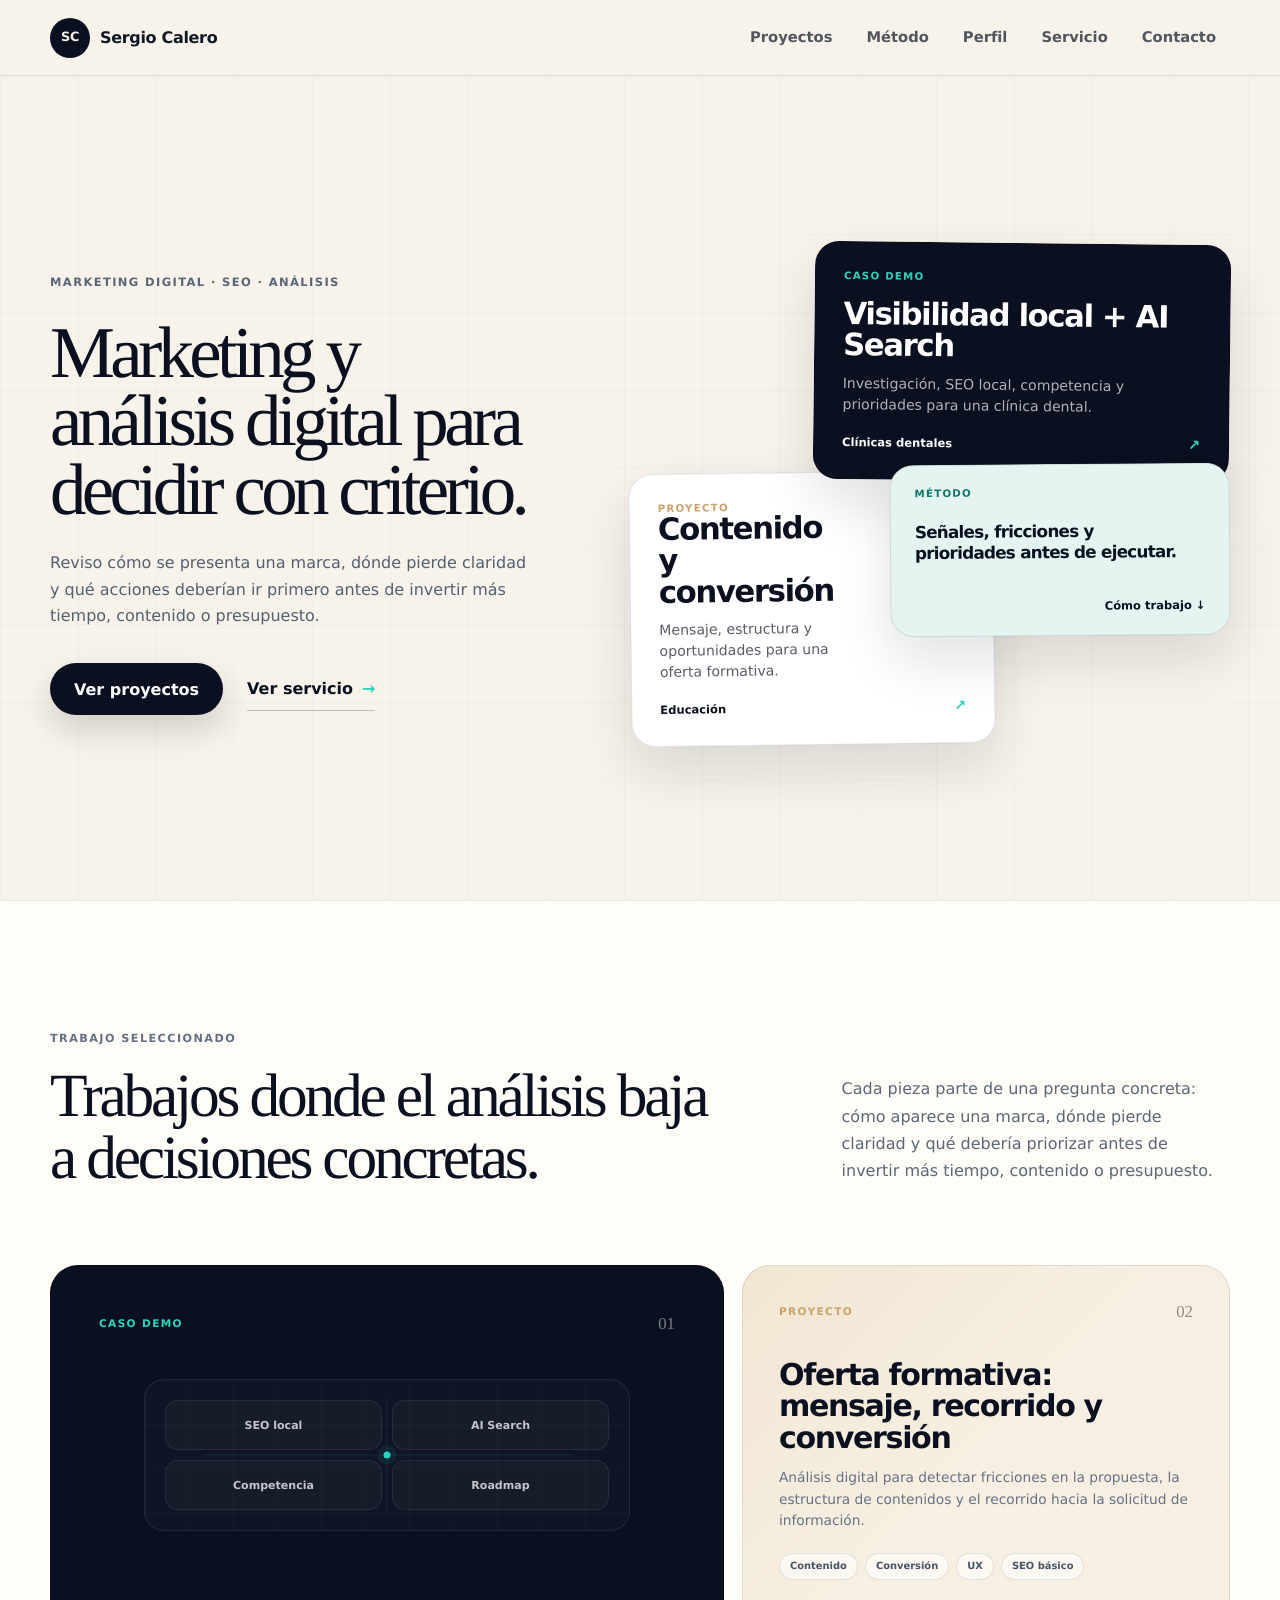
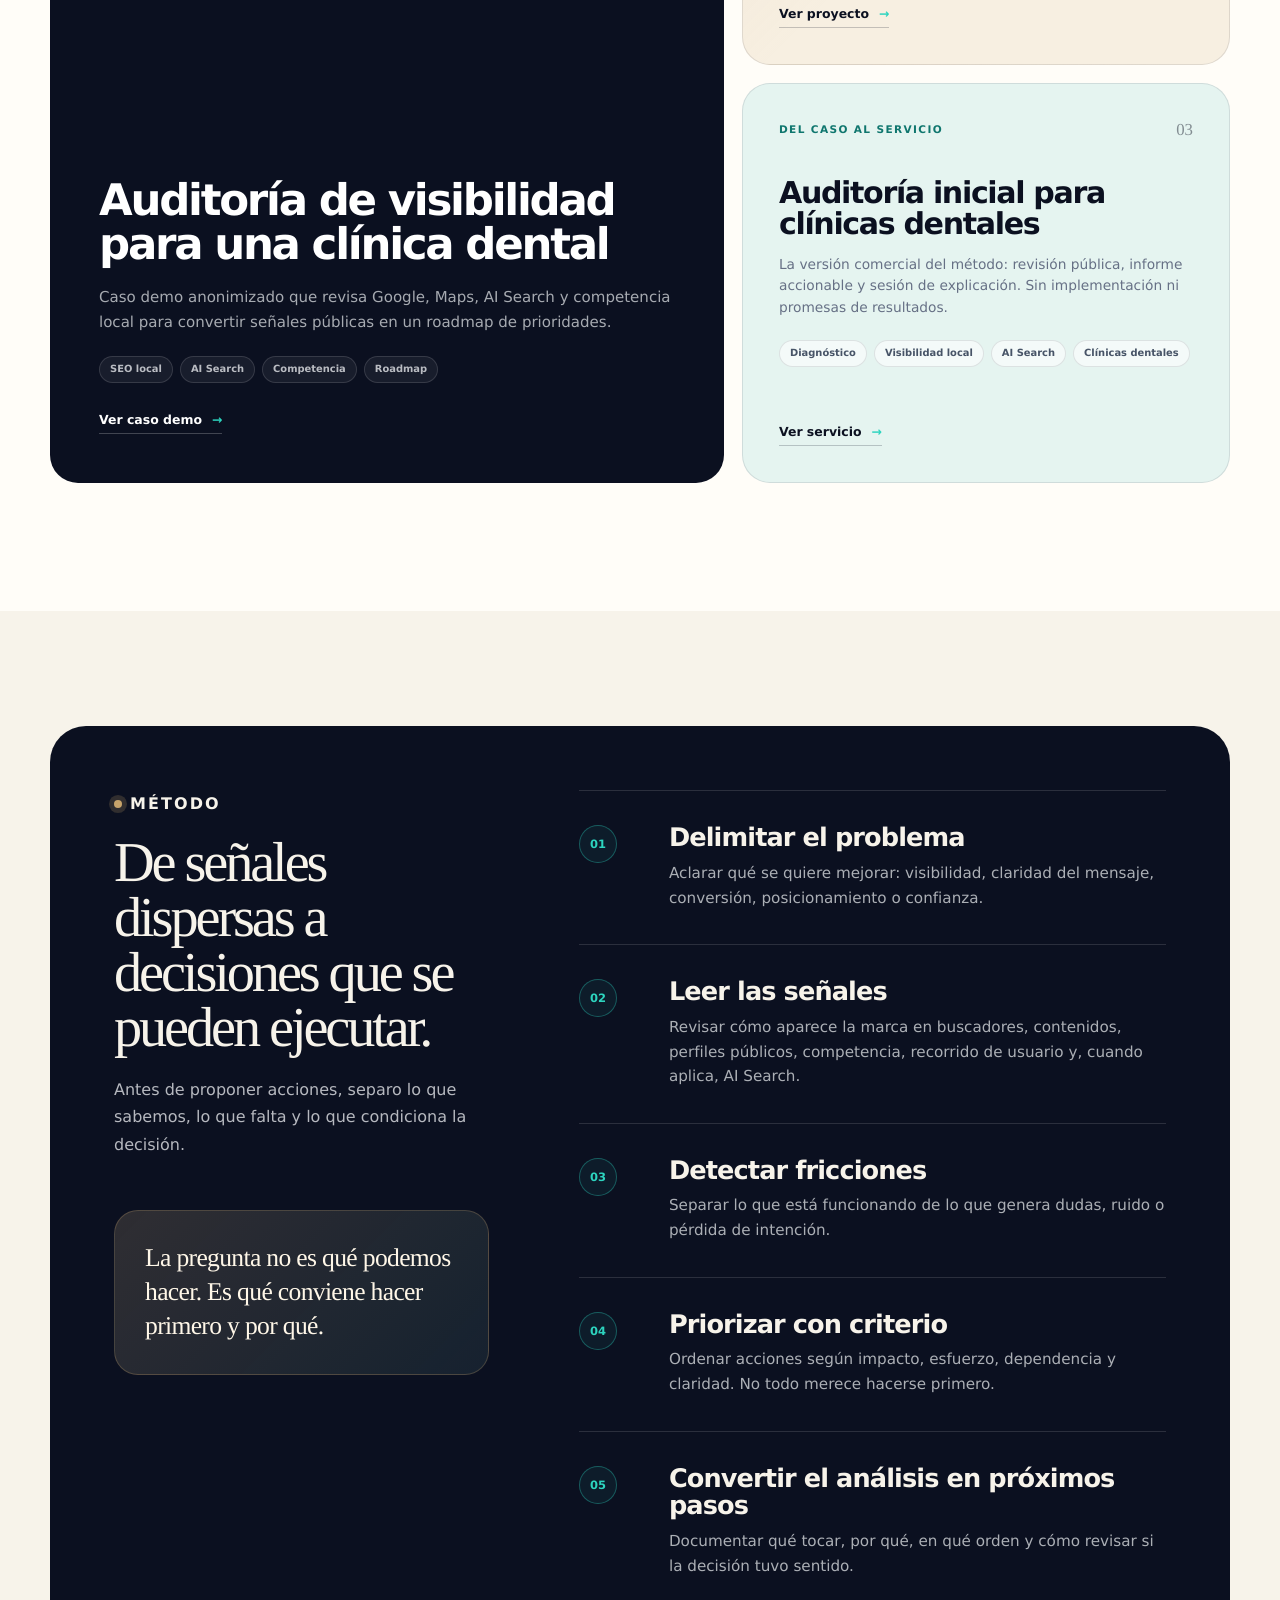
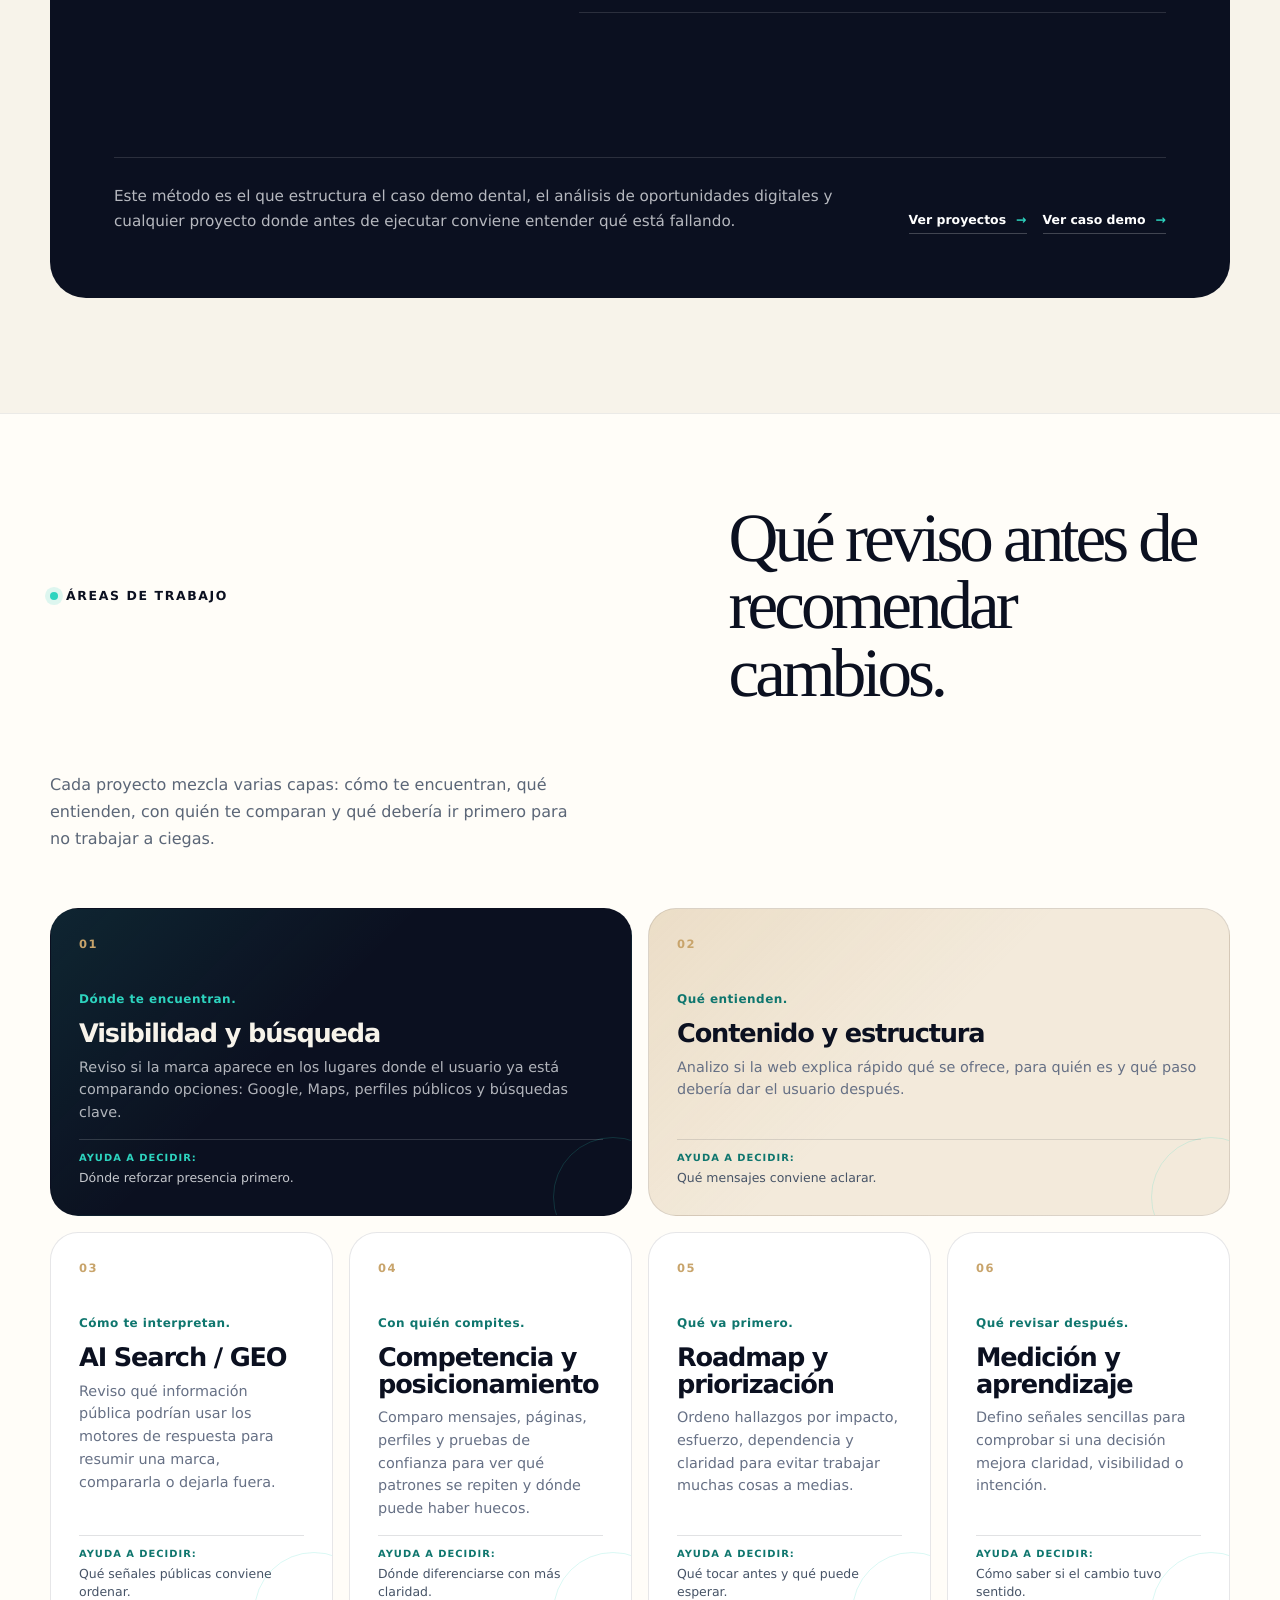
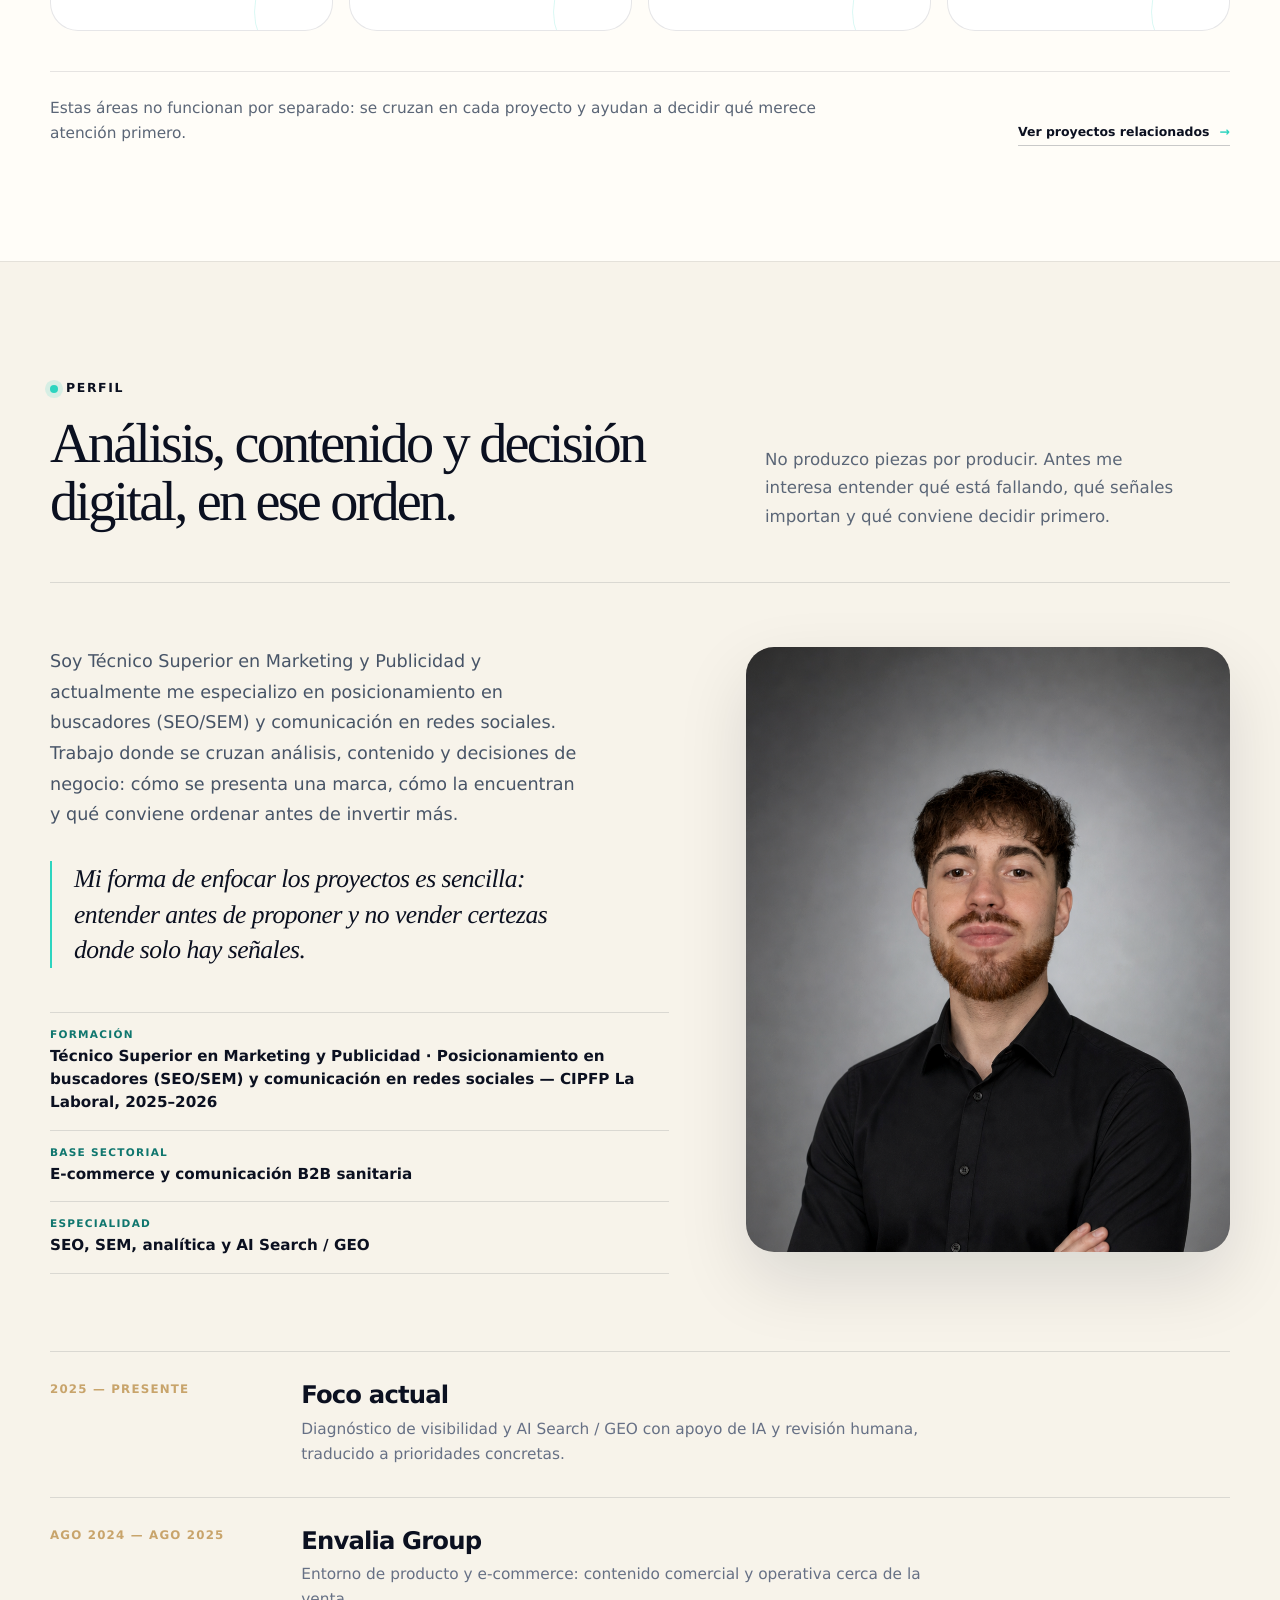
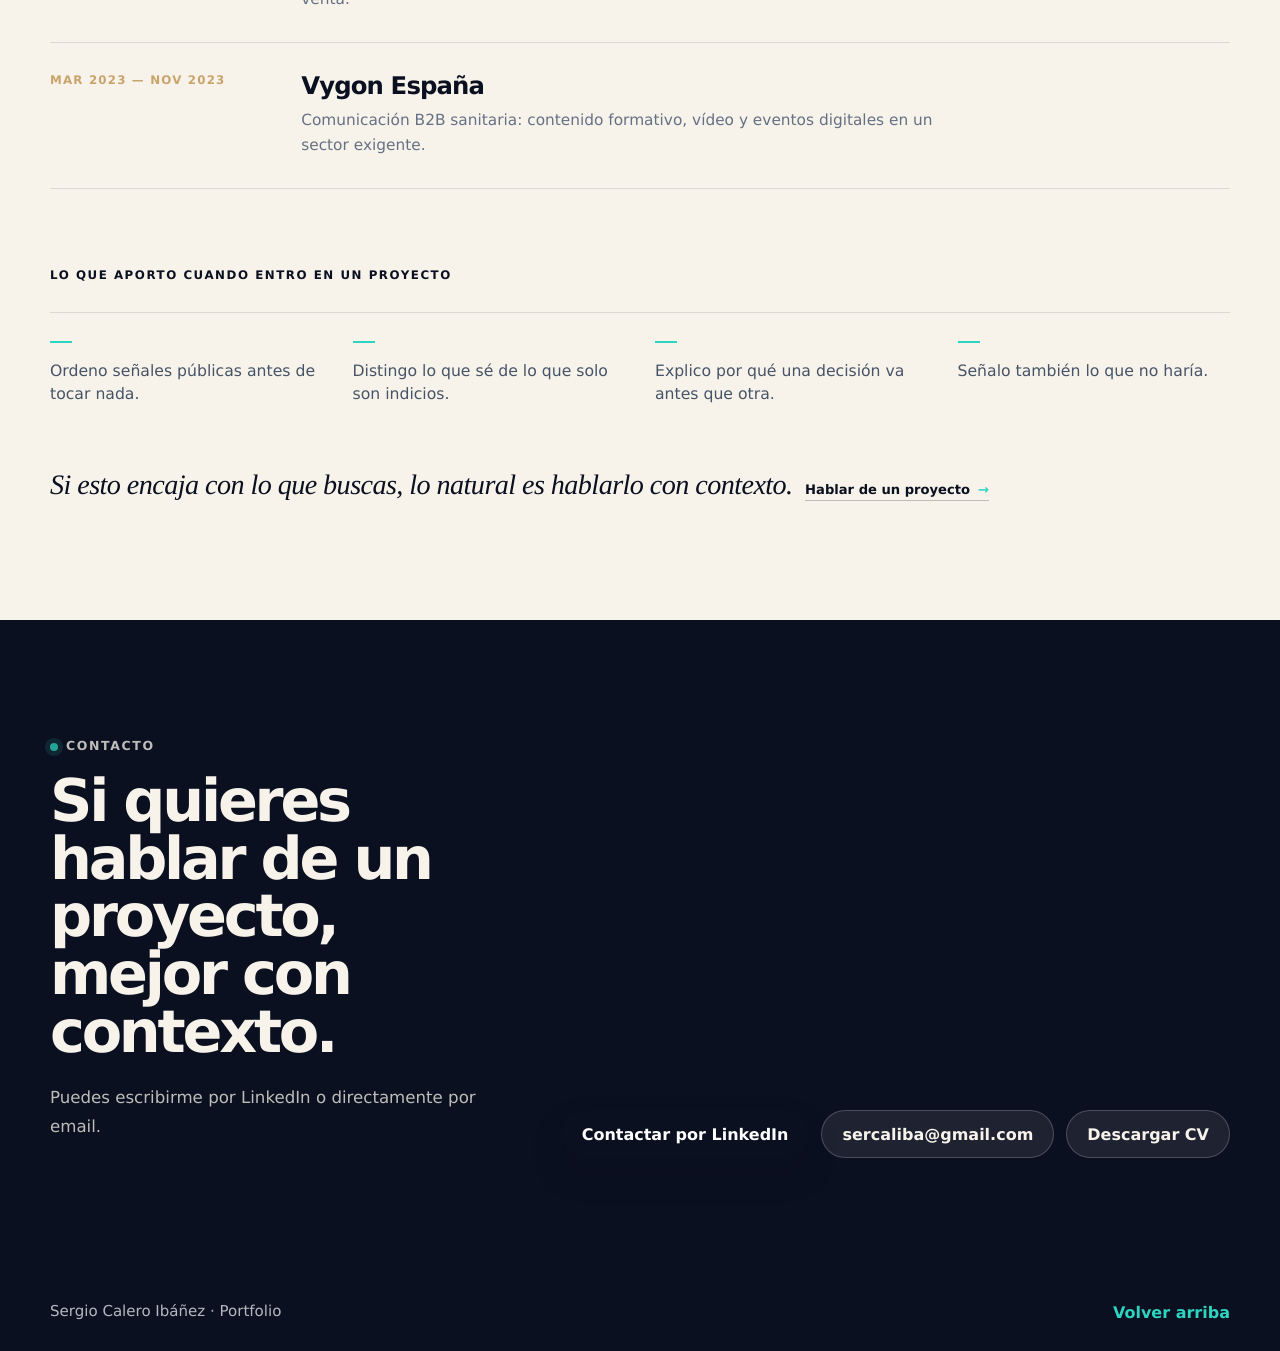
<file: index.html>
<!doctype html>
<html lang="es">
  <head>
    <meta charset="utf-8" />
    <meta name="viewport" content="width=device-width, initial-scale=1" />
    <title>Sergio Calero Ibáñez | Marketing, visibilidad y análisis digital</title>
    <meta name="description" content="Portfolio de Sergio Calero Ibáñez. Marketing aplicado a visibilidad, contenido, SEO local, AI Search y decisiones digitales." />
    <meta name="robots" content="index, follow" />
    <meta name="theme-color" content="#F7F3EA" />
    <link rel="canonical" href="https://sercaliba.github.io/portfolio-sergio-calero/" />
    <meta property="og:title" content="Sergio Calero Ibáñez | Portfolio" />
    <meta property="og:description" content="Análisis, contenido y criterio para decidir antes de ejecutar." />
    <meta property="og:type" content="website" />
    <meta property="og:url" content="https://sercaliba.github.io/portfolio-sergio-calero/" />
    <meta property="og:image" content="https://sercaliba.github.io/portfolio-sergio-calero/assets/marketing-hero.png" />
    <meta name="twitter:card" content="summary_large_image" />
    <meta name="twitter:title" content="Sergio Calero Ibáñez | Portfolio" />
    <meta name="twitter:description" content="Análisis, contenido y criterio para decidir antes de ejecutar." />
    <meta name="twitter:image" content="https://sercaliba.github.io/portfolio-sergio-calero/assets/marketing-hero.png" />
    <script>document.documentElement.classList.add("js");</script>
    <link rel="stylesheet" href="styles.css" />
  </head>
  <body class="site home-page">
    <a class="skip-link" href="#contenido">Saltar al contenido</a>

    <header class="site-header" data-header>
      <a class="brand" href="#inicio" aria-label="Ir al inicio">
        <span class="brand-mark">SC</span>
        <span class="brand-text">Sergio Calero</span>
      </a>
      <button class="menu-toggle" type="button" aria-label="Abrir menú" aria-expanded="false" data-nav-toggle>
        <span></span><span></span>
      </button>
      <nav class="main-nav" aria-label="Navegación principal" data-nav>
        <a href="#proyectos">Proyectos</a>
        <a href="#metodo">Método</a>
        <a href="#perfil">Perfil</a>
        <a href="servicios/auditoria-visibilidad-local-ai-search-clinicas-dentales/">Servicio</a>
        <a href="#contacto">Contacto</a>
      </nav>
    </header>

    <main id="contenido">
      <section class="hybrid-home-hero" id="inicio">
        <div class="wrap hybrid-home-stage">
          <div class="hybrid-home-copy reveal">
            <p class="hybrid-eyebrow">Marketing digital · SEO · Análisis</p>
            <h1>Marketing y análisis digital para decidir con criterio.</h1>
            <p>Reviso cómo se presenta una marca, dónde pierde claridad y qué acciones deberían ir primero antes de invertir más tiempo, contenido o presupuesto.</p>
            <div class="hybrid-actions">
              <a class="hybrid-button" href="#proyectos">Ver proyectos</a>
              <a class="hybrid-link" href="servicios/auditoria-visibilidad-local-ai-search-clinicas-dentales/">Ver servicio <span aria-hidden="true">→</span></a>
            </div>
          </div>

          <div class="refined-project-deck reveal" data-project-deck aria-label="Selección destacada de proyectos">
            <a class="refined-project-card refined-project-card--primary" href="portfolio/auditoria-visibilidad-clinica-dental-valencia/">
              <span>Caso demo</span>
              <h2>Visibilidad local + AI Search</h2>
              <p>Investigación, SEO local, competencia y prioridades para una clínica dental.</p>
              <small>Clínicas dentales <b aria-hidden="true">↗</b></small>
            </a>

            <a class="refined-project-card refined-project-card--secondary" href="projects/analisis-oportunidades-digitales.html">
              <span>Proyecto</span>
              <h2>Contenido y conversión</h2>
              <p>Mensaje, estructura y oportunidades para una oferta formativa.</p>
              <small>Educación <b aria-hidden="true">↗</b></small>
            </a>

            <a class="refined-project-card refined-project-card--method" href="#metodo">
              <span>Método</span>
              <h2>Señales, fricciones y prioridades antes de ejecutar.</h2>
              <small>Cómo trabajo ↓</small>
            </a>
          </div>
        </div>
      </section>

      <section class="selected-work" id="proyectos">
        <div class="wrap">
          <header class="selected-work__header reveal">
            <div>
              <p class="selected-work__eyebrow">Trabajo seleccionado</p>
              <h2>Trabajos donde el análisis baja a decisiones concretas.</h2>
            </div>
            <p>Cada pieza parte de una pregunta concreta: cómo aparece una marca, dónde pierde claridad y qué debería priorizar antes de invertir más tiempo, contenido o presupuesto.</p>
          </header>

          <div class="selected-work__layout">
            <article class="work-featured reveal">
              <div class="work-card__meta"><span>Caso demo</span><b>01</b></div>
              <div class="work-featured__pattern" aria-hidden="true">
                <span>SEO local</span><span>AI Search</span><span>Competencia</span><span>Roadmap</span>
                <i></i><i></i><i></i>
              </div>
              <div class="work-featured__content">
                <h3>Auditoría de visibilidad para una clínica dental</h3>
                <p>Caso demo anonimizado que revisa Google, Maps, AI Search y competencia local para convertir señales públicas en un roadmap de prioridades.</p>
                <ul class="work-tags" aria-label="Áreas del caso"><li>SEO local</li><li>AI Search</li><li>Competencia</li><li>Roadmap</li></ul>
                <a class="work-link work-link--light" href="portfolio/auditoria-visibilidad-clinica-dental-valencia/">Ver caso demo <span>→</span></a>
              </div>
            </article>

            <div class="work-secondary-column">
              <article class="work-secondary work-secondary--project reveal">
                <div class="work-card__meta"><span>Proyecto</span><b>02</b></div>
                <h3>Oferta formativa: mensaje, recorrido y conversión</h3>
                <p>Análisis digital para detectar fricciones en la propuesta, la estructura de contenidos y el recorrido hacia la solicitud de información.</p>
                <ul class="work-tags" aria-label="Áreas del proyecto"><li>Contenido</li><li>Conversión</li><li>UX</li><li>SEO básico</li></ul>
                <a class="work-link" href="projects/analisis-oportunidades-digitales.html">Ver proyecto <span>→</span></a>
              </article>

              <article class="work-secondary work-secondary--service reveal">
                <div class="work-card__meta"><span>Del caso al servicio</span><b>03</b></div>
                <h3>Auditoría inicial para clínicas dentales</h3>
                <p>La versión comercial del método: revisión pública, informe accionable y sesión de explicación. Sin implementación ni promesas de resultados.</p>
                <ul class="work-tags" aria-label="Áreas del servicio"><li>Diagnóstico</li><li>Visibilidad local</li><li>AI Search</li><li>Clínicas dentales</li></ul>
                <a class="work-link" href="servicios/auditoria-visibilidad-local-ai-search-clinicas-dentales/">Ver servicio <span>→</span></a>
              </article>
            </div>
          </div>
        </div>
      </section>

      <section class="section method-section" id="metodo">
        <div class="wrap">
          <div class="method-board reveal">
            <div class="method-copy">
              <p class="eyebrow">Método</p>
              <h2>De señales dispersas a decisiones que se pueden ejecutar.</h2>
              <p>Antes de proponer acciones, separo lo que sabemos, lo que falta y lo que condiciona la decisión.</p>
              <aside class="method-statement">
                La pregunta no es qué podemos hacer. Es qué conviene hacer primero y por qué.
              </aside>
            </div>
            <ol class="method-steps">
              <li>
                <span>01</span>
                <div>
                  <h3>Delimitar el problema</h3>
                  <p>Aclarar qué se quiere mejorar: visibilidad, claridad del mensaje, conversión, posicionamiento o confianza.</p>
                </div>
              </li>
              <li>
                <span>02</span>
                <div>
                  <h3>Leer las señales</h3>
                  <p>Revisar cómo aparece la marca en buscadores, contenidos, perfiles públicos, competencia, recorrido de usuario y, cuando aplica, AI Search.</p>
                </div>
              </li>
              <li>
                <span>03</span>
                <div>
                  <h3>Detectar fricciones</h3>
                  <p>Separar lo que está funcionando de lo que genera dudas, ruido o pérdida de intención.</p>
                </div>
              </li>
              <li>
                <span>04</span>
                <div>
                  <h3>Priorizar con criterio</h3>
                  <p>Ordenar acciones según impacto, esfuerzo, dependencia y claridad. No todo merece hacerse primero.</p>
                </div>
              </li>
              <li>
                <span>05</span>
                <div>
                  <h3>Convertir el análisis en próximos pasos</h3>
                  <p>Documentar qué tocar, por qué, en qué orden y cómo revisar si la decisión tuvo sentido.</p>
                </div>
              </li>
            </ol>
            <div class="method-footer">
              <p>Este método es el que estructura el caso demo dental, el análisis de oportunidades digitales y cualquier proyecto donde antes de ejecutar conviene entender qué está fallando.</p>
              <div>
                <a class="work-link work-link--light" href="#proyectos">Ver proyectos <span>→</span></a>
                <a class="work-link work-link--light" href="portfolio/auditoria-visibilidad-clinica-dental-valencia/">Ver caso demo <span>→</span></a>
              </div>
            </div>
          </div>
        </div>
      </section>

      <section class="section capabilities-section" id="areas">
        <div class="wrap">
          <header class="areas-header reveal">
            <p class="eyebrow">Áreas de trabajo</p>
            <h2>Qué reviso antes de recomendar cambios.</h2>
            <p class="areas-header__text">Cada proyecto mezcla varias capas: cómo te encuentran, qué entienden, con quién te comparan y qué debería ir primero para no trabajar a ciegas.</p>
          </header>

          <div class="areas-grid">
            <article class="area-card area-card--large reveal">
              <span class="area-card__number">01</span>
              <p class="area-card__micro">Dónde te encuentran.</p>
              <h3>Visibilidad y búsqueda</h3>
              <p>Reviso si la marca aparece en los lugares donde el usuario ya está comparando opciones: Google, Maps, perfiles públicos y búsquedas clave.</p>
              <p class="area-card__decision"><span>Ayuda a decidir:</span> Dónde reforzar presencia primero.</p>
            </article>

            <article class="area-card area-card--large area-card--light reveal">
              <span class="area-card__number">02</span>
              <p class="area-card__micro">Qué entienden.</p>
              <h3>Contenido y estructura</h3>
              <p>Analizo si la web explica rápido qué se ofrece, para quién es y qué paso debería dar el usuario después.</p>
              <p class="area-card__decision"><span>Ayuda a decidir:</span> Qué mensajes conviene aclarar.</p>
            </article>

            <article class="area-card reveal">
              <span class="area-card__number">03</span>
              <p class="area-card__micro">Cómo te interpretan.</p>
              <h3>AI Search / GEO</h3>
              <p>Reviso qué información pública podrían usar los motores de respuesta para resumir una marca, compararla o dejarla fuera.</p>
              <p class="area-card__decision"><span>Ayuda a decidir:</span> Qué señales públicas conviene ordenar.</p>
            </article>

            <article class="area-card reveal">
              <span class="area-card__number">04</span>
              <p class="area-card__micro">Con quién compites.</p>
              <h3>Competencia y posicionamiento</h3>
              <p>Comparo mensajes, páginas, perfiles y pruebas de confianza para ver qué patrones se repiten y dónde puede haber huecos.</p>
              <p class="area-card__decision"><span>Ayuda a decidir:</span> Dónde diferenciarse con más claridad.</p>
            </article>

            <article class="area-card reveal">
              <span class="area-card__number">05</span>
              <p class="area-card__micro">Qué va primero.</p>
              <h3>Roadmap y priorización</h3>
              <p>Ordeno hallazgos por impacto, esfuerzo, dependencia y claridad para evitar trabajar muchas cosas a medias.</p>
              <p class="area-card__decision"><span>Ayuda a decidir:</span> Qué tocar antes y qué puede esperar.</p>
            </article>

            <article class="area-card reveal">
              <span class="area-card__number">06</span>
              <p class="area-card__micro">Qué revisar después.</p>
              <h3>Medición y aprendizaje</h3>
              <p>Defino señales sencillas para comprobar si una decisión mejora claridad, visibilidad o intención.</p>
              <p class="area-card__decision"><span>Ayuda a decidir:</span> Cómo saber si el cambio tuvo sentido.</p>
            </article>
          </div>

          <div class="areas-footer reveal">
            <p>Estas áreas no funcionan por separado: se cruzan en cada proyecto y ayudan a decidir qué merece atención primero.</p>
            <a class="work-link" href="#proyectos">Ver proyectos relacionados <span>→</span></a>
          </div>
        </div>
      </section>

      <section class="section profile-section" id="perfil">
        <div class="wrap">
          <header class="profile-header reveal">
            <div class="profile-header__title">
              <p class="eyebrow">Perfil</p>
              <h2>Análisis, contenido y decisión digital, en ese orden.</h2>
            </div>
            <p class="profile-lead">No produzco piezas por producir. Antes me interesa entender qué está fallando, qué señales importan y qué conviene decidir primero.</p>
          </header>

          <div class="profile-grid">
            <div class="profile-body reveal">
              <p class="profile-intro">Soy Técnico Superior en Marketing y Publicidad y actualmente me especializo en posicionamiento en buscadores (SEO/SEM) y comunicación en redes sociales. Trabajo donde se cruzan análisis, contenido y decisiones de negocio: cómo se presenta una marca, cómo la encuentran y qué conviene ordenar antes de invertir más.</p>
              <p class="profile-anchor">Mi forma de enfocar los proyectos es sencilla: entender antes de proponer y no vender certezas donde solo hay señales.</p>
              <dl class="profile-facts">
                <div>
                  <dt>Formación</dt>
                  <dd>Técnico Superior en Marketing y Publicidad · Posicionamiento en buscadores (SEO/SEM) y comunicación en redes sociales — CIPFP La Laboral, 2025–2026</dd>
                </div>
                <div>
                  <dt>Base sectorial</dt>
                  <dd>E-commerce y comunicación B2B sanitaria</dd>
                </div>
                <div>
                  <dt>Especialidad</dt>
                  <dd>SEO, SEM, analítica y AI Search / GEO</dd>
                </div>
              </dl>
            </div>

            <figure class="profile-portrait reveal">
              <img src="assets/sergio-calero.png" alt="Retrato profesional de Sergio Calero Ibáñez" width="941" height="1672" />
            </figure>
          </div>

          <ol class="profile-timeline reveal">
            <li>
              <span class="profile-timeline__when">2025 — presente</span>
              <div>
                <h3>Foco actual</h3>
                <p>Diagnóstico de visibilidad y AI Search / GEO con apoyo de IA y revisión humana, traducido a prioridades concretas.</p>
              </div>
            </li>
            <li>
              <span class="profile-timeline__when">Ago 2024 — Ago 2025</span>
              <div>
                <h3>Envalia Group</h3>
                <p>Entorno de producto y e-commerce: contenido comercial y operativa cerca de la venta.</p>
              </div>
            </li>
            <li>
              <span class="profile-timeline__when">Mar 2023 — Nov 2023</span>
              <div>
                <h3>Vygon España</h3>
                <p>Comunicación B2B sanitaria: contenido formativo, vídeo y eventos digitales en un sector exigente.</p>
              </div>
            </li>
          </ol>

          <div class="profile-stance reveal">
            <p class="profile-stance__lead">Lo que aporto cuando entro en un proyecto</p>
            <ul>
              <li>Ordeno señales públicas antes de tocar nada.</li>
              <li>Distingo lo que sé de lo que solo son indicios.</li>
              <li>Explico por qué una decisión va antes que otra.</li>
              <li>Señalo también lo que no haría.</li>
            </ul>
          </div>

          <p class="profile-close reveal">Si esto encaja con lo que buscas, lo natural es hablarlo con contexto. <a href="#contacto">Hablar de un proyecto <span aria-hidden="true">→</span></a></p>
        </div>
      </section>

      <section class="contact-panel" id="contacto">
        <div class="wrap contact-inner reveal">
          <div>
            <p class="eyebrow">Contacto</p>
            <h2>Si quieres hablar de un proyecto, mejor con contexto.</h2>
            <p>Puedes escribirme por LinkedIn o directamente por email.</p>
          </div>
          <div class="hero-actions">
            <a class="button primary" href="https://www.linkedin.com/in/sergio-calero-ibanez/" target="_blank" rel="noreferrer">Contactar por LinkedIn</a>
            <a class="button ghost" href="mailto:sercaliba@gmail.com">sercaliba@gmail.com</a>
            <a class="button ghost" href="assets/cv-sergio-calero.pdf" download>Descargar CV</a>
          </div>
        </div>
      </section>
    </main>

    <footer class="site-footer">
      <div class="wrap footer-inner">
        <p>Sergio Calero Ibáñez · Portfolio</p>
        <a href="#inicio">Volver arriba</a>
      </div>
    </footer>

    <script src="script.js"></script>
  </body>
</html>
</file>
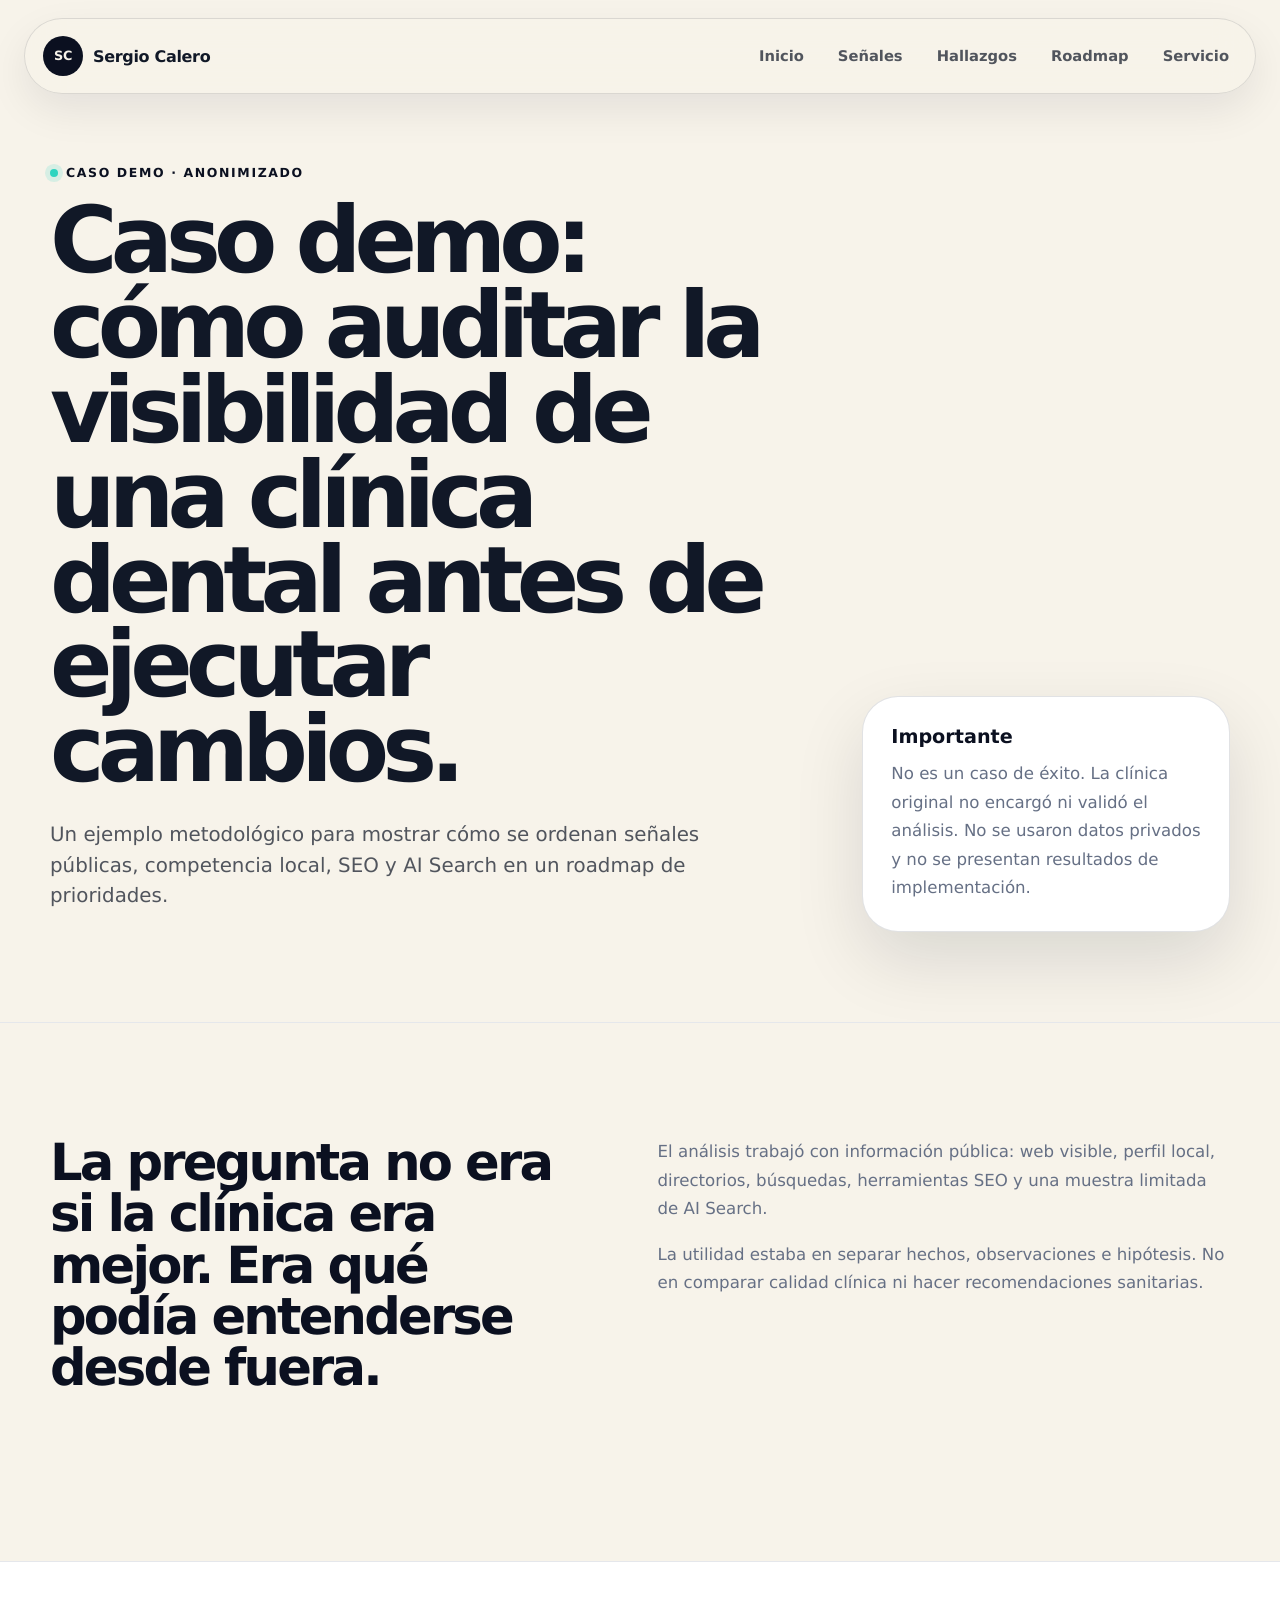
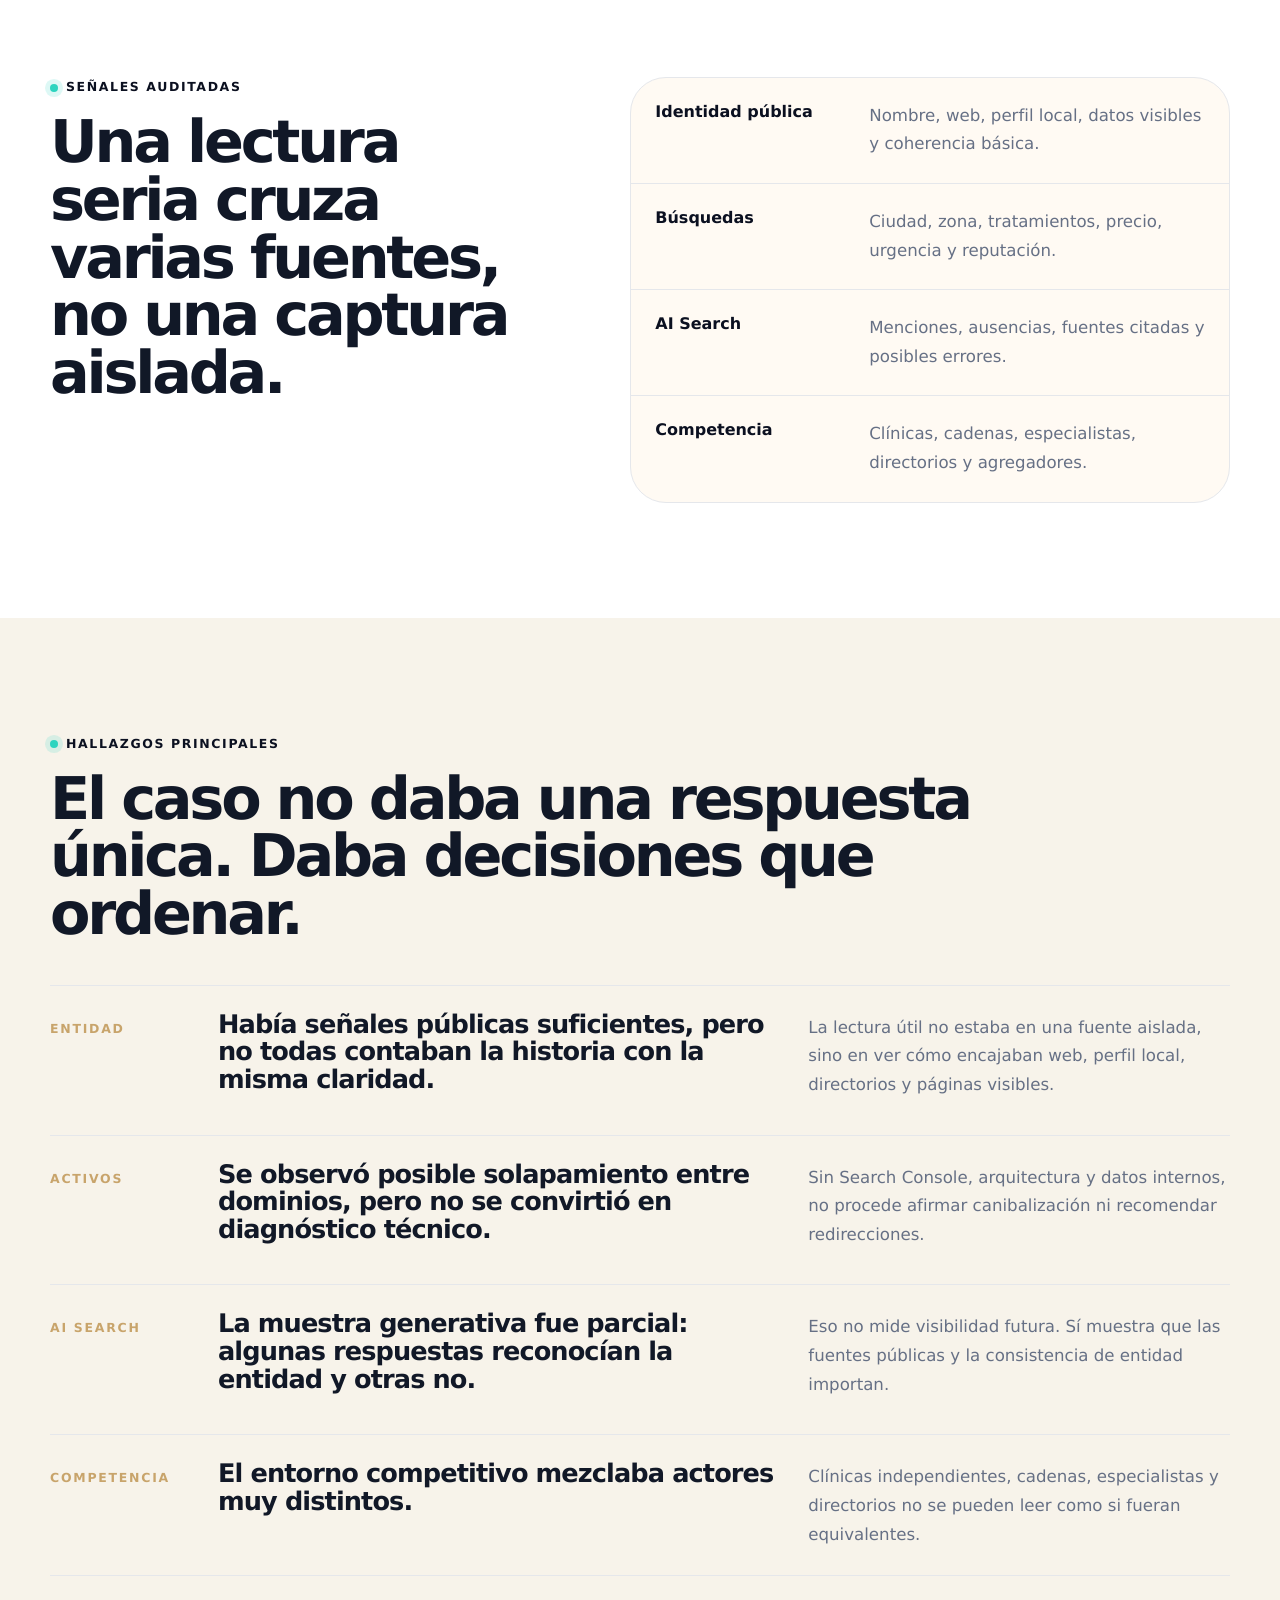
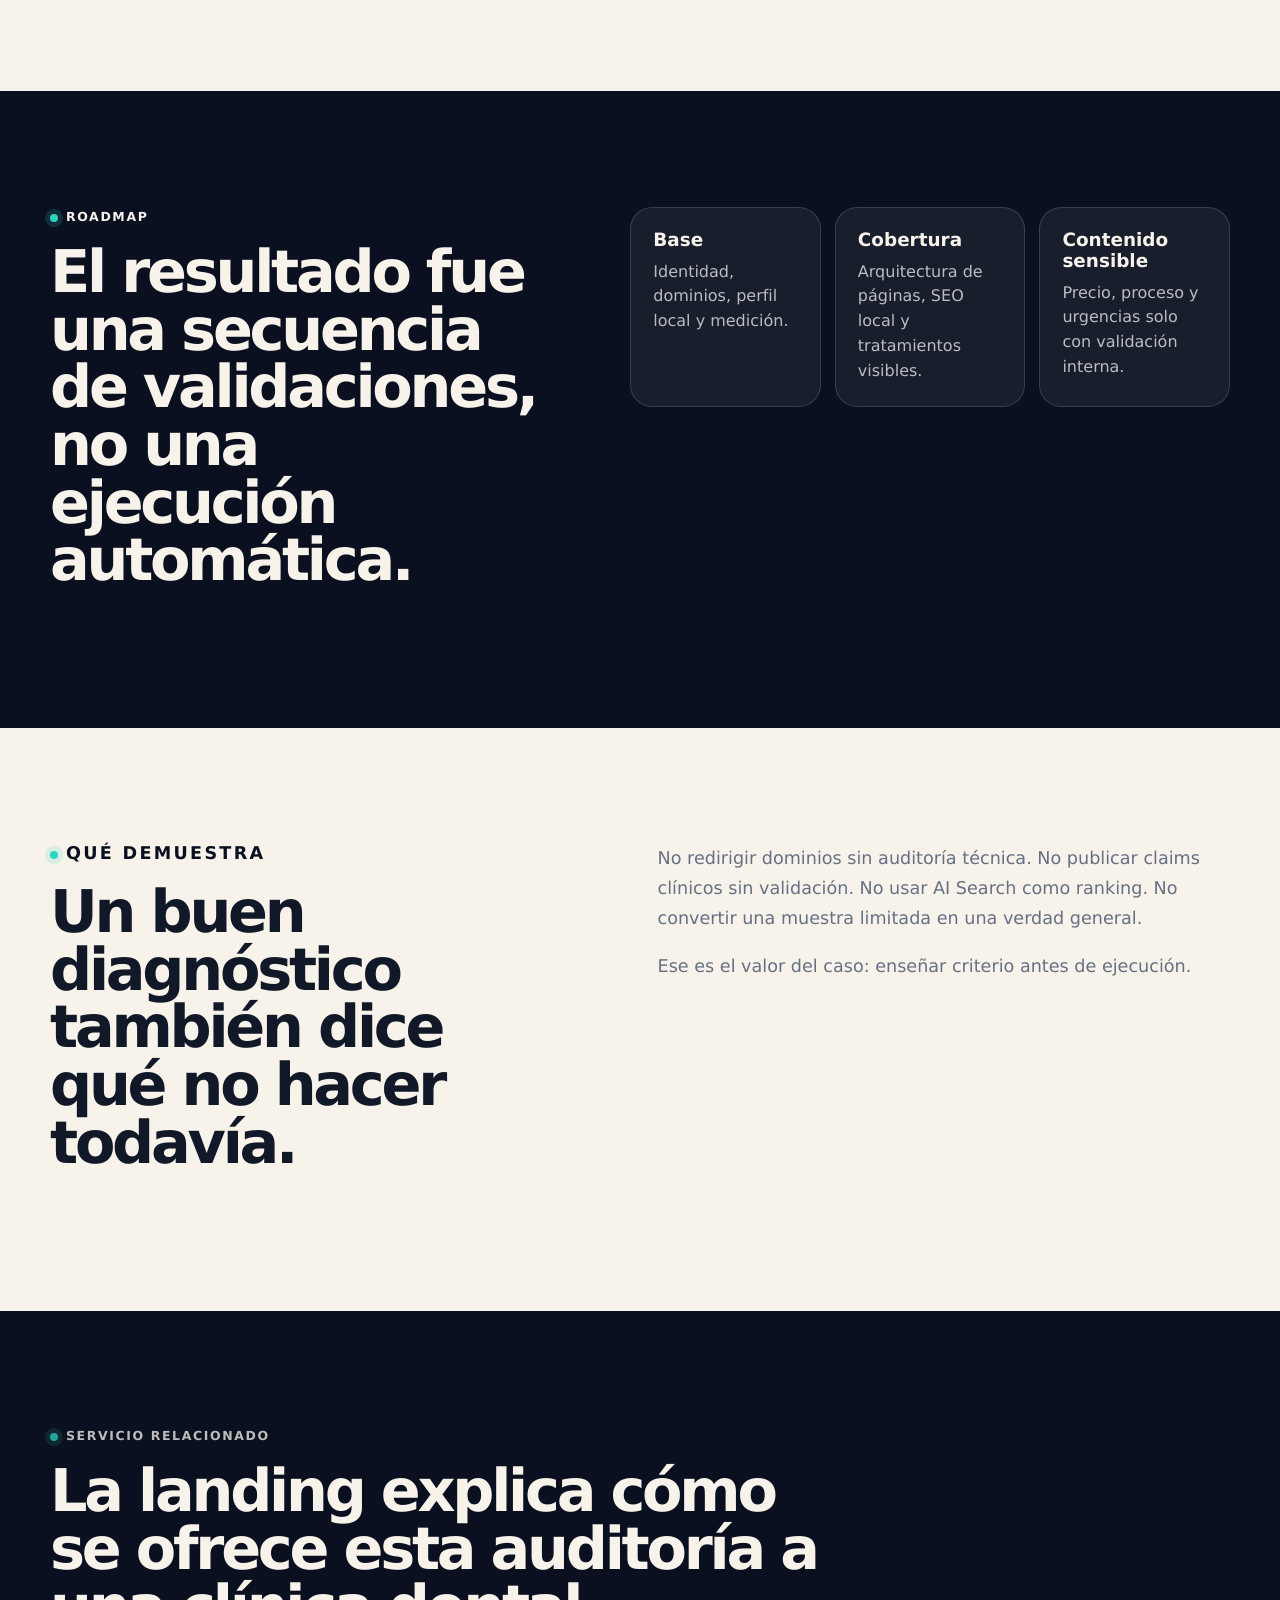
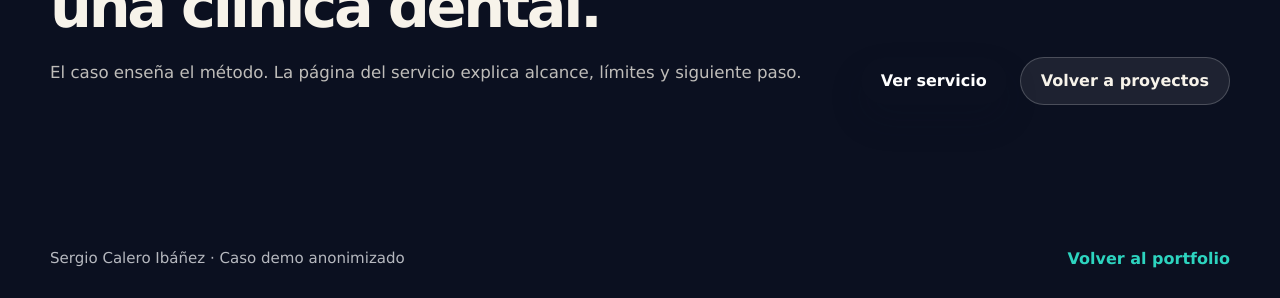
<file: portfolio/auditoria-visibilidad-clinica-dental-valencia/index.html>
<!doctype html>
<html lang="es">
  <head>
    <meta charset="utf-8" />
    <meta name="viewport" content="width=device-width, initial-scale=1" />
    <title>Caso demo: auditoría de visibilidad local + AI Search para clínica dental</title>
    <meta name="description" content="Caso demo anonimizado de auditoría de visibilidad local, SEO, AI Search, competencia y roadmap para una clínica dental." />
    <meta name="robots" content="noindex,nofollow" />
    <meta name="theme-color" content="#F7F3EA" />
    <link rel="canonical" href="https://sercaliba.github.io/portfolio-sergio-calero/portfolio/auditoria-visibilidad-clinica-dental-valencia/" />
    <meta property="og:title" content="Caso demo: auditoría de visibilidad local + AI Search para una clínica dental" />
    <meta property="og:description" content="Ejemplo metodológico anonimizado. No es un caso de éxito ni representa resultados de implementación." />
    <meta property="og:type" content="article" />
    <meta property="og:image" content="https://sercaliba.github.io/portfolio-sergio-calero/assets/marketing-analysis-workspace.png" />
    <meta name="twitter:card" content="summary_large_image" />
    <meta name="twitter:image" content="https://sercaliba.github.io/portfolio-sergio-calero/assets/marketing-analysis-workspace.png" />
    <script>document.documentElement.classList.add("js");</script>
    <link rel="stylesheet" href="../../styles.css" />
  </head>
  <body class="site case-page">
    <a class="skip-link" href="#contenido">Saltar al contenido</a>

    <header class="site-header" data-header>
      <a class="brand" href="../../index.html" aria-label="Volver al portfolio">
        <span class="brand-mark">SC</span>
        <span class="brand-text">Sergio Calero</span>
      </a>
      <button class="menu-toggle" type="button" aria-label="Abrir menú" aria-expanded="false" data-nav-toggle>
        <span></span><span></span>
      </button>
      <nav class="main-nav" aria-label="Navegación principal" data-nav>
        <a href="../../index.html">Inicio</a>
        <a href="#senales">Señales</a>
        <a href="#hallazgos">Hallazgos</a>
        <a href="#roadmap">Roadmap</a>
        <a href="../../servicios/auditoria-visibilidad-local-ai-search-clinicas-dentales/">Servicio</a>
      </nav>
    </header>

    <main id="contenido">
      <section class="case-hero">
        <div class="wrap case-hero-layout">
          <div class="case-title reveal">
            <p class="eyebrow">Caso demo · Anonimizado</p>
            <h1>Caso demo: cómo auditar la visibilidad de una clínica dental antes de ejecutar cambios.</h1>
            <p class="hero-lead">Un ejemplo metodológico para mostrar cómo se ordenan señales públicas, competencia local, SEO y AI Search en un roadmap de prioridades.</p>
          </div>
          <aside class="anonymity-panel reveal">
            <strong>Importante</strong>
            <p>No es un caso de éxito. La clínica original no encargó ni validó el análisis. No se usaron datos privados y no se presentan resultados de implementación.</p>
          </aside>
        </div>
      </section>

      <section class="section case-context">
        <div class="wrap context-layout">
          <p class="statement">La pregunta no era si la clínica era mejor. Era qué podía entenderse desde fuera.</p>
          <div>
            <p>El análisis trabajó con información pública: web visible, perfil local, directorios, búsquedas, herramientas SEO y una muestra limitada de AI Search.</p>
            <p>La utilidad estaba en separar hechos, observaciones e hipótesis. No en comparar calidad clínica ni hacer recomendaciones sanitarias.</p>
          </div>
        </div>
      </section>

      <section class="section signal-matrix" id="senales">
        <div class="wrap signal-layout">
          <div>
            <p class="eyebrow">Señales auditadas</p>
            <h2>Una lectura seria cruza varias fuentes, no una captura aislada.</h2>
          </div>
          <div class="signal-list reveal">
            <div><span>Identidad pública</span><p>Nombre, web, perfil local, datos visibles y coherencia básica.</p></div>
            <div><span>Búsquedas</span><p>Ciudad, zona, tratamientos, precio, urgencia y reputación.</p></div>
            <div><span>AI Search</span><p>Menciones, ausencias, fuentes citadas y posibles errores.</p></div>
            <div><span>Competencia</span><p>Clínicas, cadenas, especialistas, directorios y agregadores.</p></div>
          </div>
        </div>
      </section>

      <section class="section findings-editorial" id="hallazgos">
        <div class="wrap">
          <div class="section-heading wide">
            <p class="eyebrow">Hallazgos principales</p>
            <h2>El caso no daba una respuesta única. Daba decisiones que ordenar.</h2>
          </div>
          <div class="finding-stack">
            <article class="finding-row reveal">
              <span>Entidad</span>
              <h3>Había señales públicas suficientes, pero no todas contaban la historia con la misma claridad.</h3>
              <p>La lectura útil no estaba en una fuente aislada, sino en ver cómo encajaban web, perfil local, directorios y páginas visibles.</p>
            </article>
            <article class="finding-row reveal">
              <span>Activos</span>
              <h3>Se observó posible solapamiento entre dominios, pero no se convirtió en diagnóstico técnico.</h3>
              <p>Sin Search Console, arquitectura y datos internos, no procede afirmar canibalización ni recomendar redirecciones.</p>
            </article>
            <article class="finding-row reveal">
              <span>AI Search</span>
              <h3>La muestra generativa fue parcial: algunas respuestas reconocían la entidad y otras no.</h3>
              <p>Eso no mide visibilidad futura. Sí muestra que las fuentes públicas y la consistencia de entidad importan.</p>
            </article>
            <article class="finding-row reveal">
              <span>Competencia</span>
              <h3>El entorno competitivo mezclaba actores muy distintos.</h3>
              <p>Clínicas independientes, cadenas, especialistas y directorios no se pueden leer como si fueran equivalentes.</p>
            </article>
          </div>
        </div>
      </section>

      <section class="section roadmap-visual" id="roadmap">
        <div class="wrap roadmap-layout reveal">
          <div>
            <p class="eyebrow">Roadmap</p>
            <h2>El resultado fue una secuencia de validaciones, no una ejecución automática.</h2>
          </div>
          <ol class="roadmap-lanes">
            <li><strong>Base</strong><span>Identidad, dominios, perfil local y medición.</span></li>
            <li><strong>Cobertura</strong><span>Arquitectura de páginas, SEO local y tratamientos visibles.</span></li>
            <li><strong>Contenido sensible</strong><span>Precio, proceso y urgencias solo con validación interna.</span></li>
          </ol>
        </div>
      </section>

      <section class="section proof-section">
        <div class="wrap proof-layout">
          <div>
            <p class="eyebrow">Qué demuestra</p>
            <h2>Un buen diagnóstico también dice qué no hacer todavía.</h2>
          </div>
          <div>
            <p>No redirigir dominios sin auditoría técnica. No publicar claims clínicos sin validación. No usar AI Search como ranking. No convertir una muestra limitada en una verdad general.</p>
            <p>Ese es el valor del caso: enseñar criterio antes de ejecución.</p>
          </div>
        </div>
      </section>

      <section class="contact-panel">
        <div class="wrap contact-inner reveal">
          <div>
            <p class="eyebrow">Servicio relacionado</p>
            <h2>La landing explica cómo se ofrece esta auditoría a una clínica dental.</h2>
            <p>El caso enseña el método. La página del servicio explica alcance, límites y siguiente paso.</p>
          </div>
          <div class="hero-actions">
            <a class="button primary" href="../../servicios/auditoria-visibilidad-local-ai-search-clinicas-dentales/">Ver servicio</a>
            <a class="button ghost" href="../../index.html#proyectos">Volver a proyectos</a>
          </div>
        </div>
      </section>
    </main>

    <footer class="site-footer">
      <div class="wrap footer-inner">
        <p>Sergio Calero Ibáñez · Caso demo anonimizado</p>
        <a href="../../index.html#proyectos">Volver al portfolio</a>
      </div>
    </footer>

    <script src="../../script.js"></script>
  </body>
</html>
</file>
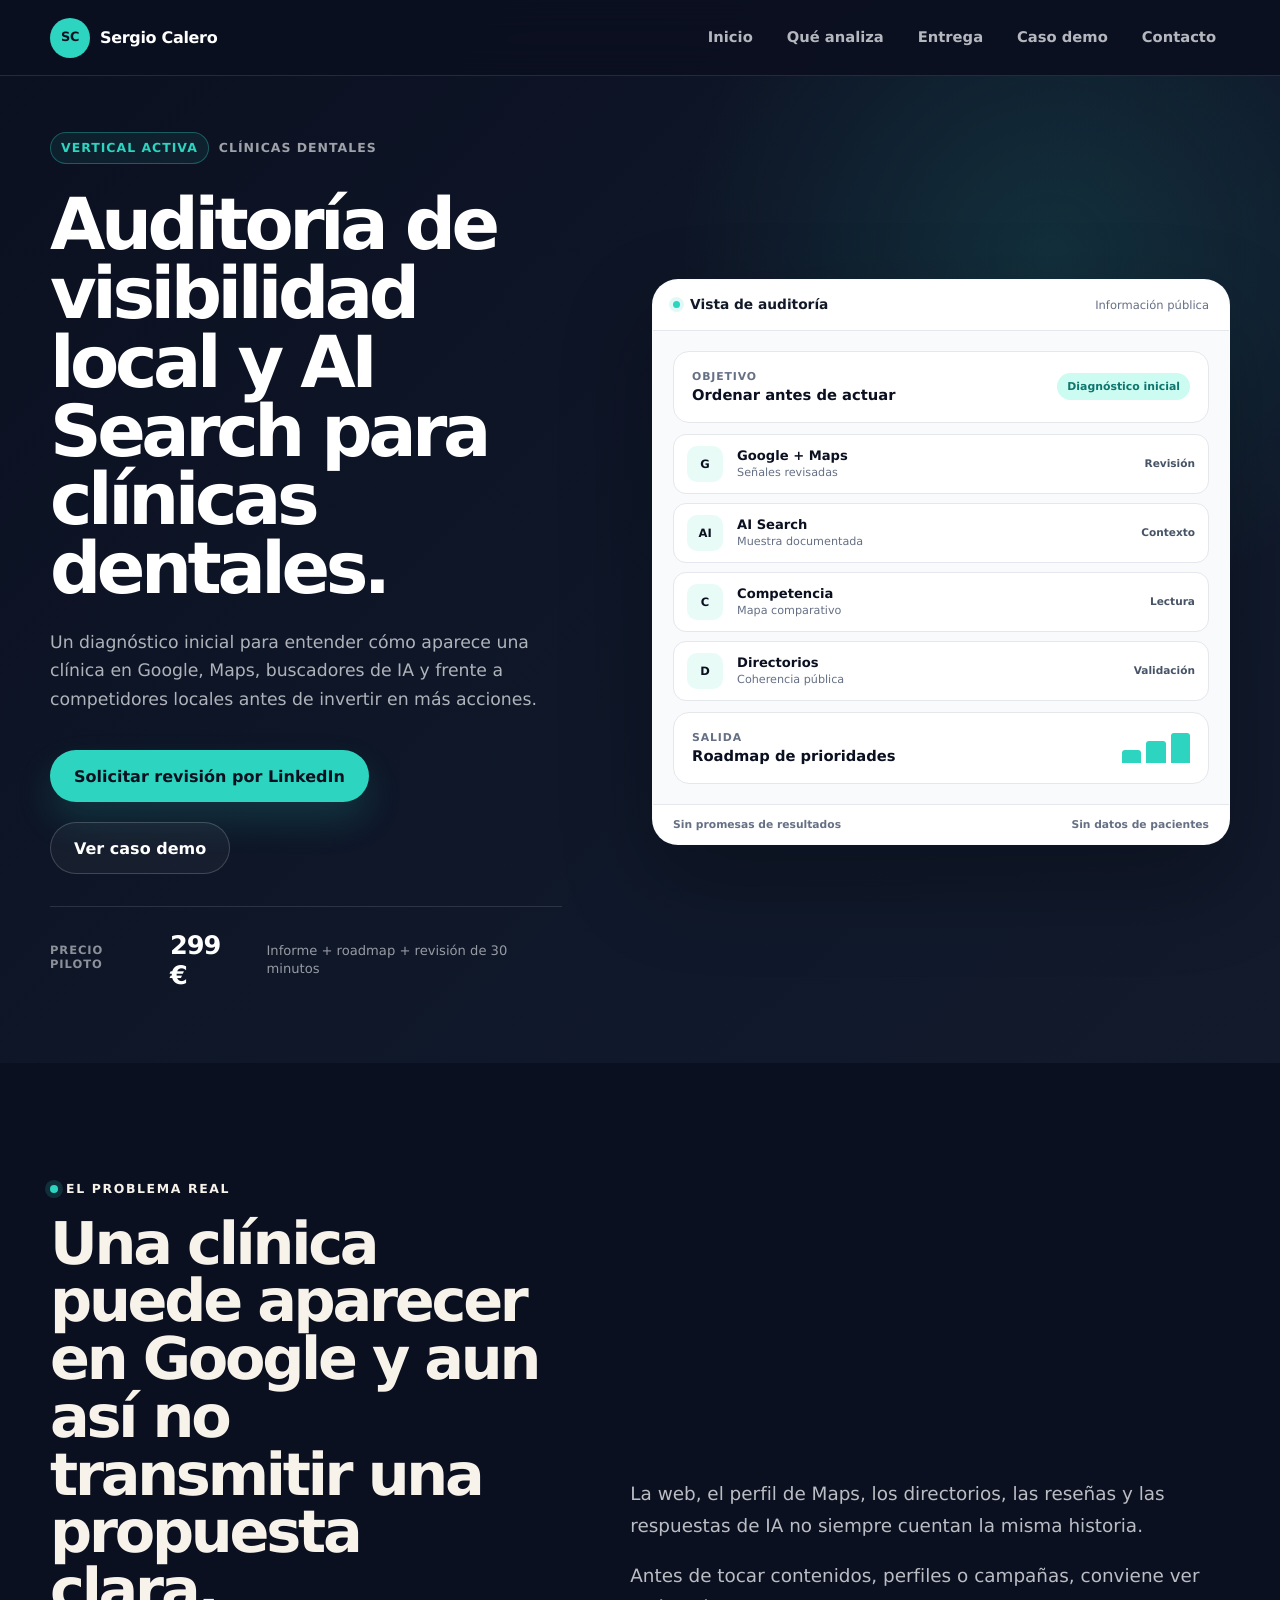
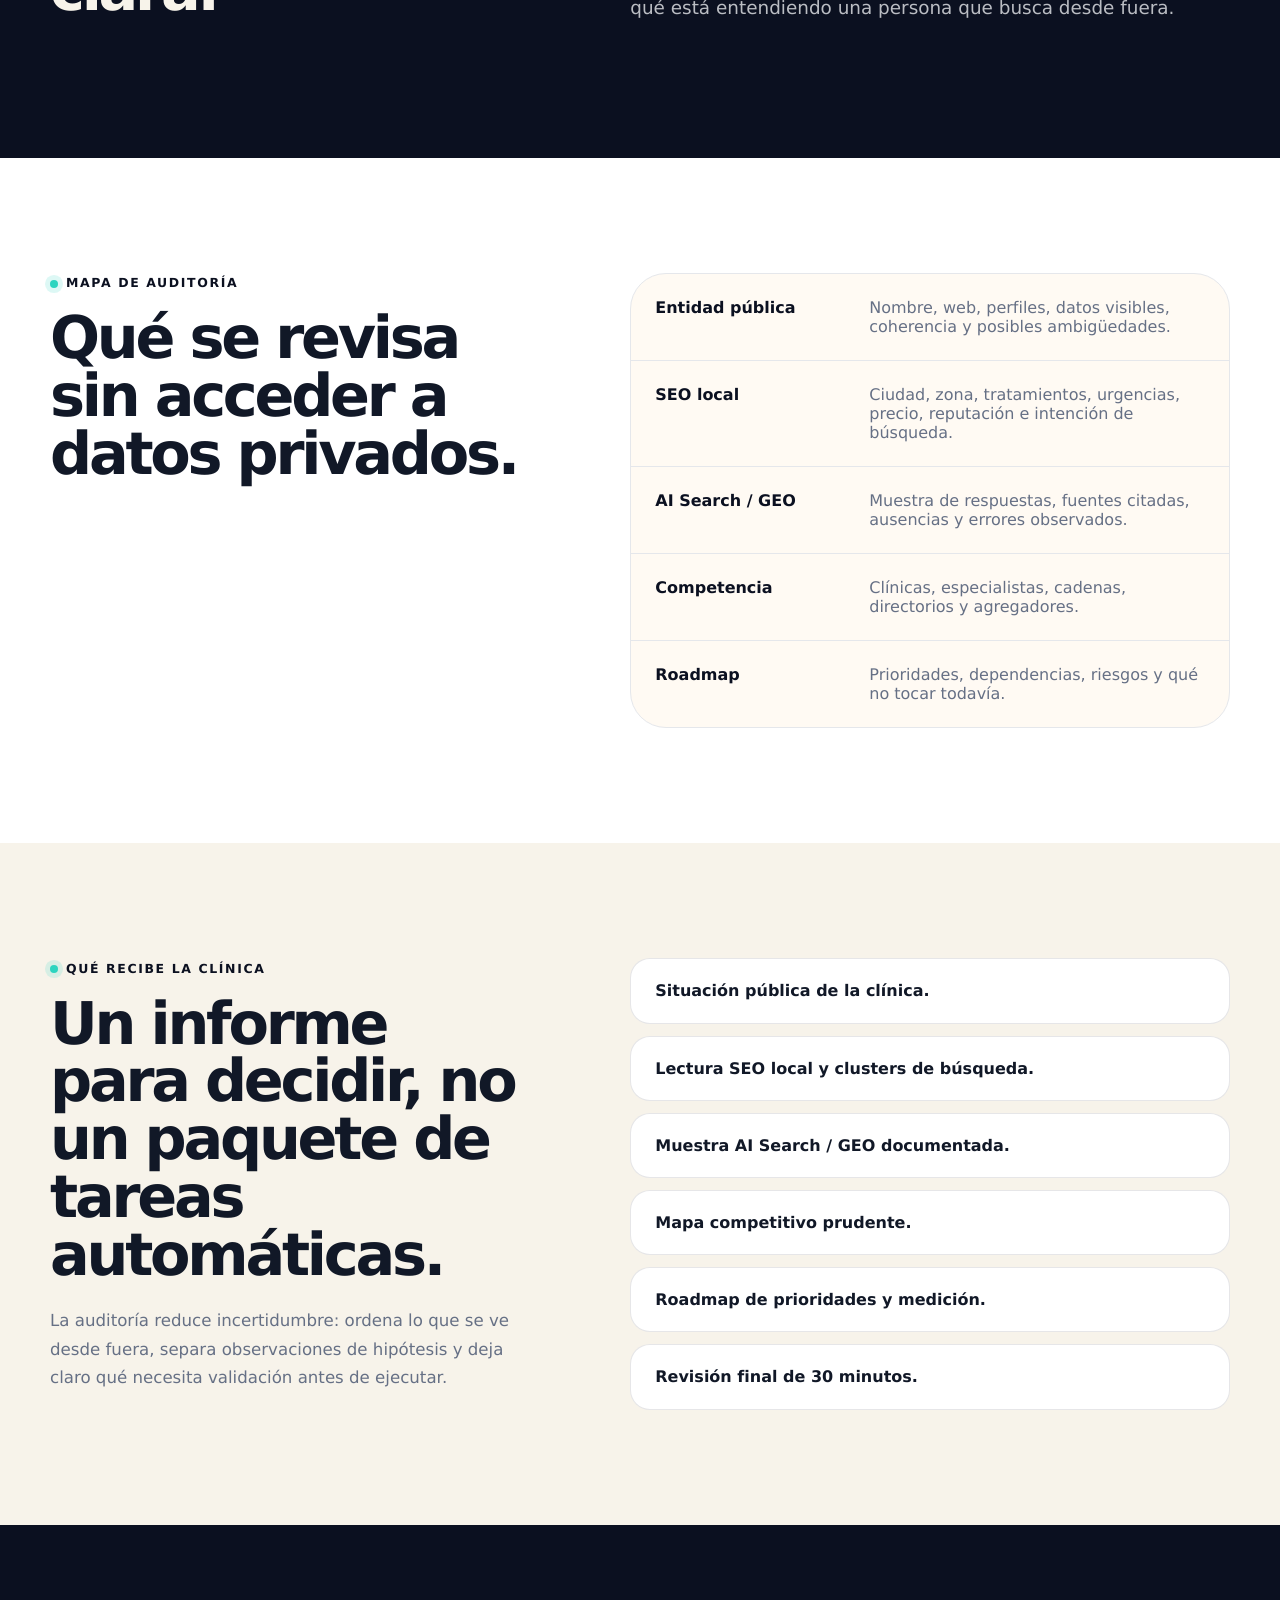
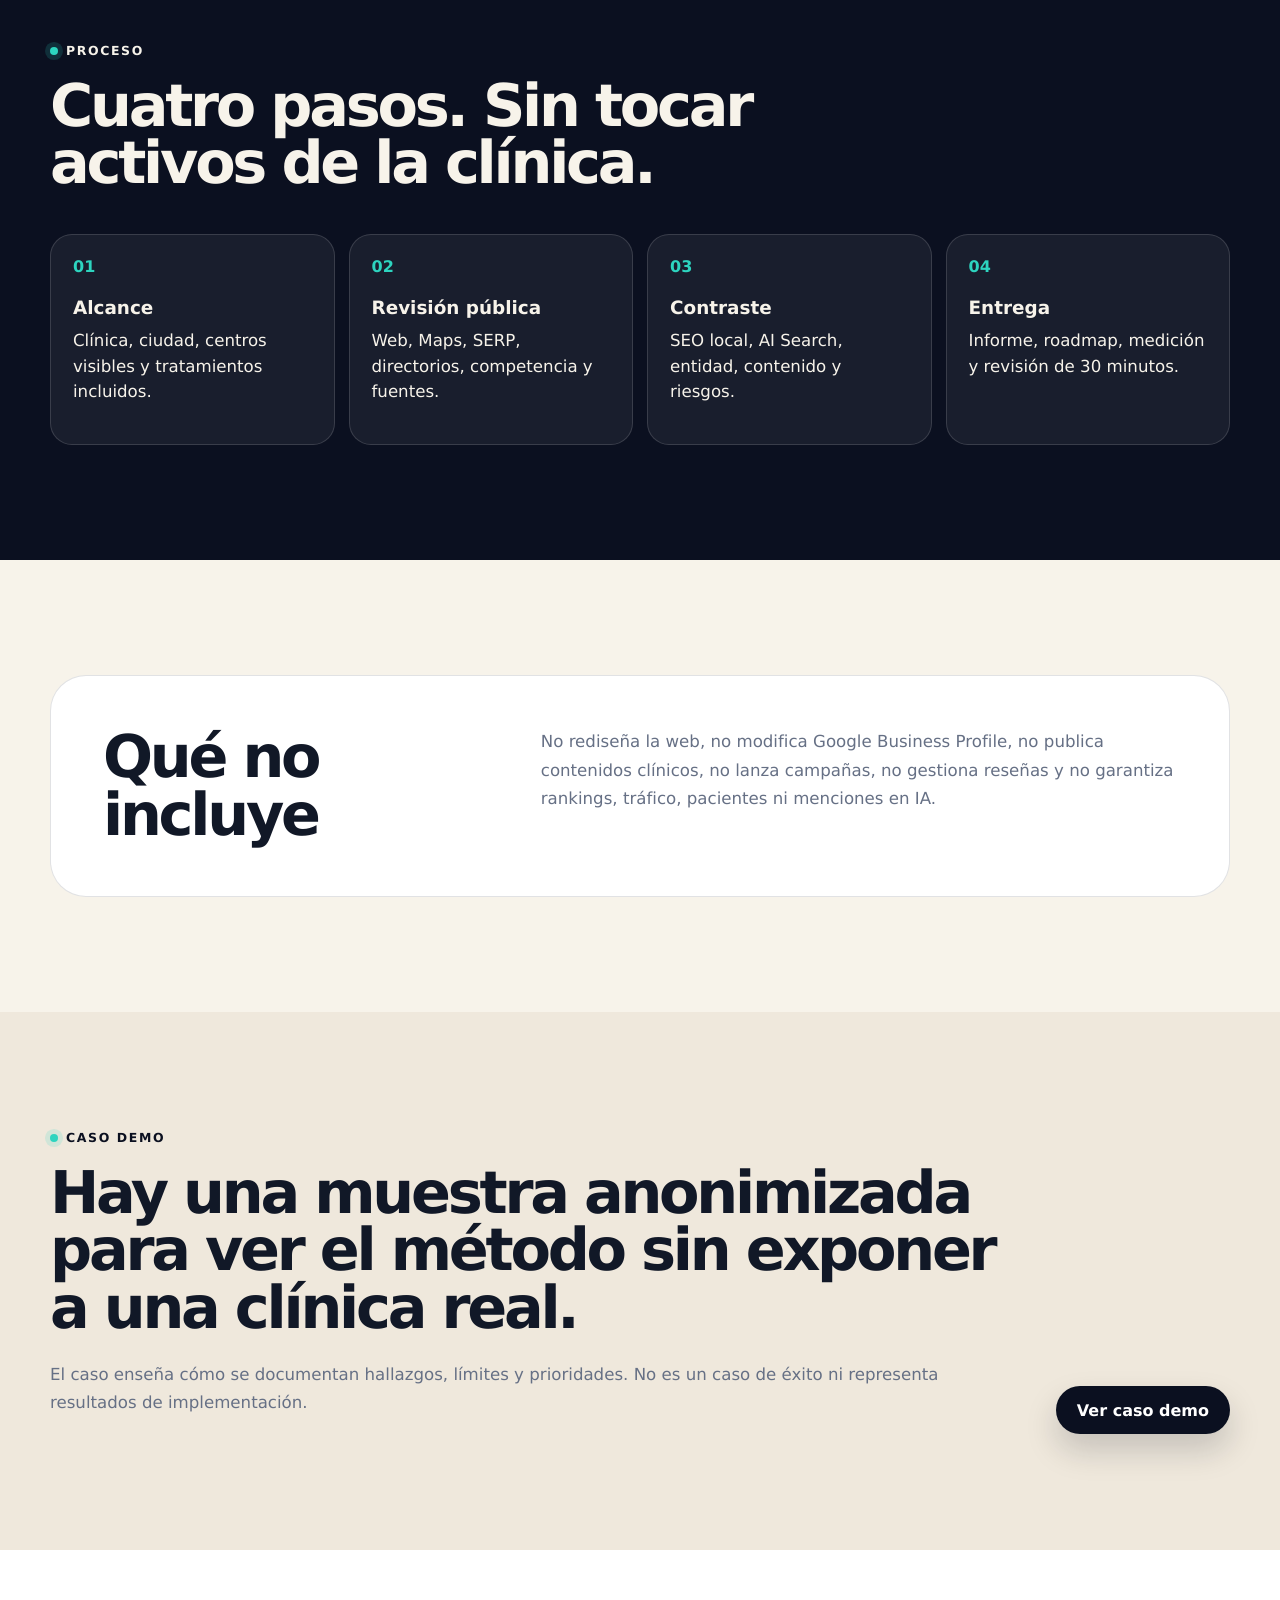
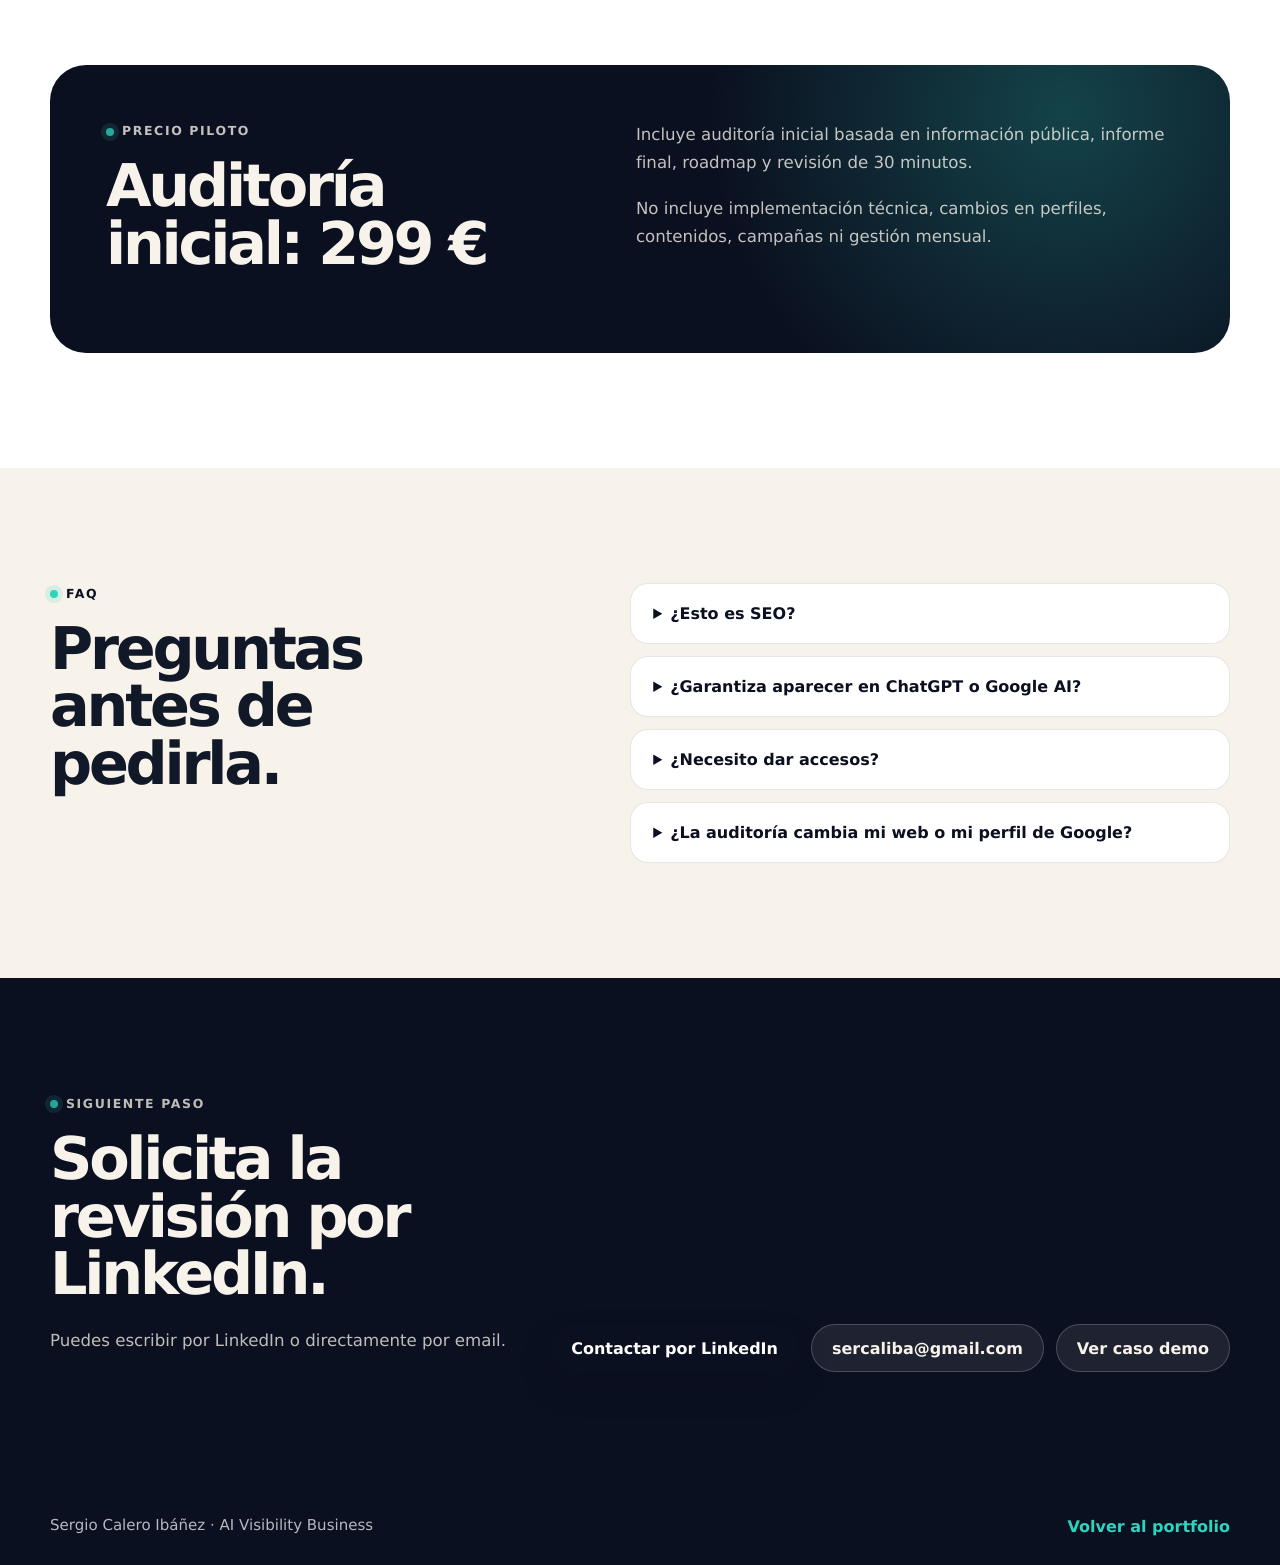
<file: servicios/auditoria-visibilidad-local-ai-search-clinicas-dentales/index.html>
<!doctype html>
<html lang="es">
  <head>
    <meta charset="utf-8" />
    <meta name="viewport" content="width=device-width, initial-scale=1" />
    <title>Auditoría de visibilidad local + AI Search para clínicas dentales</title>
    <meta name="description" content="Auditoría inicial para clínicas dentales: Google, Maps, AI Search, SEO local, competencia y roadmap antes de ejecutar cambios." />
    <meta name="robots" content="noindex,nofollow" />
    <meta name="theme-color" content="#F7F3EA" />
    <link rel="canonical" href="https://sercaliba.github.io/portfolio-sergio-calero/servicios/auditoria-visibilidad-local-ai-search-clinicas-dentales/" />
    <meta property="og:title" content="Auditoría de visibilidad local + AI Search para clínicas dentales" />
    <meta property="og:description" content="Diagnóstico inicial para entender cómo aparece una clínica antes de invertir en más acciones." />
    <meta property="og:type" content="website" />
    <meta property="og:image" content="https://sercaliba.github.io/portfolio-sergio-calero/assets/marketing-hero.png" />
    <meta name="twitter:card" content="summary_large_image" />
    <meta name="twitter:image" content="https://sercaliba.github.io/portfolio-sergio-calero/assets/marketing-hero.png" />
    <script>document.documentElement.classList.add("js");</script>
    <link rel="stylesheet" href="../../styles.css" />
  </head>
  <body class="site service-page">
    <a class="skip-link" href="#contenido">Saltar al contenido</a>

    <header class="site-header" data-header>
      <a class="brand" href="../../index.html" aria-label="Volver al portfolio">
        <span class="brand-mark">SC</span>
        <span class="brand-text">Sergio Calero</span>
      </a>
      <button class="menu-toggle" type="button" aria-label="Abrir menú" aria-expanded="false" data-nav-toggle>
        <span></span><span></span>
      </button>
      <nav class="main-nav" aria-label="Navegación principal" data-nav>
        <a href="../../index.html">Inicio</a>
        <a href="#mapa">Qué analiza</a>
        <a href="#entrega">Entrega</a>
        <a href="../../portfolio/auditoria-visibilidad-clinica-dental-valencia/">Caso demo</a>
        <a href="#contacto">Contacto</a>
      </nav>
    </header>

    <main id="contenido">
      <section class="phase-service-hero" id="inicio">
        <div class="wrap phase-service-stage">
          <div class="phase-service-copy reveal">
            <p class="phase-service-kicker"><span>Vertical activa</span> Clínicas dentales</p>
            <h1>Auditoría de visibilidad local y AI Search para clínicas dentales.</h1>
            <p class="phase-service-lead">Un diagnóstico inicial para entender cómo aparece una clínica en Google, Maps, buscadores de IA y frente a competidores locales antes de invertir en más acciones.</p>
            <div class="phase-actions phase-actions--service">
              <a class="phase-button phase-button--teal" href="#contacto">Solicitar revisión por LinkedIn</a>
              <a class="phase-button phase-button--outline" href="../../portfolio/auditoria-visibilidad-clinica-dental-valencia/">Ver caso demo</a>
            </div>
            <div class="phase-price">
              <div><span>Precio piloto</span><strong>299 €</strong></div>
              <p>Informe + roadmap + revisión de 30 minutos</p>
            </div>
          </div>

          <aside class="audit-dashboard reveal" aria-label="Representación visual de la auditoría">
            <div class="audit-dashboard__bar">
              <div><span class="dashboard-dot"></span><strong>Vista de auditoría</strong></div>
              <small>Información pública</small>
            </div>
            <div class="audit-dashboard__body">
              <div class="audit-overview">
                <div><small>Objetivo</small><strong>Ordenar antes de actuar</strong></div>
                <span>Diagnóstico inicial</span>
              </div>
              <div class="audit-sources">
                <article><span class="source-icon">G</span><div><b>Google + Maps</b><small>Señales revisadas</small></div><em>Revisión</em></article>
                <article><span class="source-icon">AI</span><div><b>AI Search</b><small>Muestra documentada</small></div><em>Contexto</em></article>
                <article><span class="source-icon">C</span><div><b>Competencia</b><small>Mapa comparativo</small></div><em>Lectura</em></article>
                <article><span class="source-icon">D</span><div><b>Directorios</b><small>Coherencia pública</small></div><em>Validación</em></article>
              </div>
              <div class="audit-roadmap">
                <div><small>Salida</small><strong>Roadmap de prioridades</strong></div>
                <div class="roadmap-bars" aria-hidden="true"><i></i><i></i><i></i></div>
              </div>
            </div>
            <div class="audit-dashboard__foot"><span>Sin promesas de resultados</span><span>Sin datos de pacientes</span></div>
          </aside>
        </div>
      </section>

      <section class="problem-section">
        <div class="wrap problem-layout">
          <div class="problem-large reveal">
            <p class="eyebrow">El problema real</p>
            <h2>Una clínica puede aparecer en Google y aun así no transmitir una propuesta clara.</h2>
          </div>
          <div class="problem-notes reveal">
            <p>La web, el perfil de Maps, los directorios, las reseñas y las respuestas de IA no siempre cuentan la misma historia.</p>
            <p>Antes de tocar contenidos, perfiles o campañas, conviene ver qué está entendiendo una persona que busca desde fuera.</p>
          </div>
        </div>
      </section>

      <section class="section audit-map-section" id="mapa">
        <div class="wrap audit-map-layout">
          <div>
            <p class="eyebrow">Mapa de auditoría</p>
            <h2>Qué se revisa sin acceder a datos privados.</h2>
          </div>
          <div class="audit-table reveal">
            <div><strong>Entidad pública</strong><span>Nombre, web, perfiles, datos visibles, coherencia y posibles ambigüedades.</span></div>
            <div><strong>SEO local</strong><span>Ciudad, zona, tratamientos, urgencias, precio, reputación e intención de búsqueda.</span></div>
            <div><strong>AI Search / GEO</strong><span>Muestra de respuestas, fuentes citadas, ausencias y errores observados.</span></div>
            <div><strong>Competencia</strong><span>Clínicas, especialistas, cadenas, directorios y agregadores.</span></div>
            <div><strong>Roadmap</strong><span>Prioridades, dependencias, riesgos y qué no tocar todavía.</span></div>
          </div>
        </div>
      </section>

      <section class="section deliver-section" id="entrega">
        <div class="wrap deliver-layout">
          <div class="deliver-copy reveal">
            <p class="eyebrow">Qué recibe la clínica</p>
            <h2>Un informe para decidir, no un paquete de tareas automáticas.</h2>
            <p>La auditoría reduce incertidumbre: ordena lo que se ve desde fuera, separa observaciones de hipótesis y deja claro qué necesita validación antes de ejecutar.</p>
          </div>
          <ul class="deliver-list reveal">
            <li>Situación pública de la clínica.</li>
            <li>Lectura SEO local y clusters de búsqueda.</li>
            <li>Muestra AI Search / GEO documentada.</li>
            <li>Mapa competitivo prudente.</li>
            <li>Roadmap de prioridades y medición.</li>
            <li>Revisión final de 30 minutos.</li>
          </ul>
        </div>
      </section>

      <section class="section process-river">
        <div class="wrap">
          <div class="section-heading">
            <p class="eyebrow">Proceso</p>
            <h2>Cuatro pasos. Sin tocar activos de la clínica.</h2>
          </div>
          <ol class="river reveal">
            <li><span>01</span><strong>Alcance</strong><p>Clínica, ciudad, centros visibles y tratamientos incluidos.</p></li>
            <li><span>02</span><strong>Revisión pública</strong><p>Web, Maps, SERP, directorios, competencia y fuentes.</p></li>
            <li><span>03</span><strong>Contraste</strong><p>SEO local, AI Search, entidad, contenido y riesgos.</p></li>
            <li><span>04</span><strong>Entrega</strong><p>Informe, roadmap, medición y revisión de 30 minutos.</p></li>
          </ol>
        </div>
      </section>

      <section class="section no-section">
        <div class="wrap no-layout reveal">
          <h2>Qué no incluye</h2>
          <p>No rediseña la web, no modifica Google Business Profile, no publica contenidos clínicos, no lanza campañas, no gestiona reseñas y no garantiza rankings, tráfico, pacientes ni menciones en IA.</p>
        </div>
      </section>

      <section class="section demo-feature">
        <div class="wrap demo-feature-layout reveal">
          <div>
            <p class="eyebrow">Caso demo</p>
            <h2>Hay una muestra anonimizada para ver el método sin exponer a una clínica real.</h2>
            <p>El caso enseña cómo se documentan hallazgos, límites y prioridades. No es un caso de éxito ni representa resultados de implementación.</p>
          </div>
          <a class="button primary" href="../../portfolio/auditoria-visibilidad-clinica-dental-valencia/">Ver caso demo</a>
        </div>
      </section>

      <section class="section price-section" id="precio">
        <div class="wrap price-layout reveal">
          <div>
            <p class="eyebrow">Precio piloto</p>
            <h2>Auditoría inicial: 299 €</h2>
          </div>
          <div>
            <p>Incluye auditoría inicial basada en información pública, informe final, roadmap y revisión de 30 minutos.</p>
            <p>No incluye implementación técnica, cambios en perfiles, contenidos, campañas ni gestión mensual.</p>
          </div>
        </div>
      </section>

      <section class="section faq-section">
        <div class="wrap faq-layout">
          <div>
            <p class="eyebrow">FAQ</p>
            <h2>Preguntas antes de pedirla.</h2>
          </div>
          <div class="faq-list">
            <details><summary>¿Esto es SEO?</summary><p>Incluye SEO local, pero no se limita a eso. También mira Maps, directorios, competencia y AI Search.</p></details>
            <details><summary>¿Garantiza aparecer en ChatGPT o Google AI?</summary><p>No. Observa una muestra y ayuda a reducir ambigüedades, sin prometer menciones futuras.</p></details>
            <details><summary>¿Necesito dar accesos?</summary><p>Para el piloto no. Se trabaja con información pública. Los accesos solo tendrían sentido en una fase posterior autorizada.</p></details>
            <details><summary>¿La auditoría cambia mi web o mi perfil de Google?</summary><p>No. Entrega diagnóstico y prioridades. La ejecución queda fuera del alcance.</p></details>
          </div>
        </div>
      </section>

      <section class="contact-panel" id="contacto">
        <div class="wrap contact-inner reveal">
          <div>
            <p class="eyebrow">Siguiente paso</p>
            <h2>Solicita la revisión por LinkedIn.</h2>
            <p>Puedes escribir por LinkedIn o directamente por email.</p>
          </div>
          <div class="hero-actions">
            <a class="button primary" href="https://www.linkedin.com/in/sergio-calero-ibanez/" target="_blank" rel="noreferrer">Contactar por LinkedIn</a>
            <a class="button ghost" href="mailto:sercaliba@gmail.com">sercaliba@gmail.com</a>
            <a class="button ghost" href="../../portfolio/auditoria-visibilidad-clinica-dental-valencia/">Ver caso demo</a>
          </div>
        </div>
      </section>
    </main>

    <footer class="site-footer">
      <div class="wrap footer-inner">
        <p>Sergio Calero Ibáñez · AI Visibility Business</p>
        <a href="../../index.html">Volver al portfolio</a>
      </div>
    </footer>

    <script src="../../script.js"></script>
  </body>
</html>
</file>
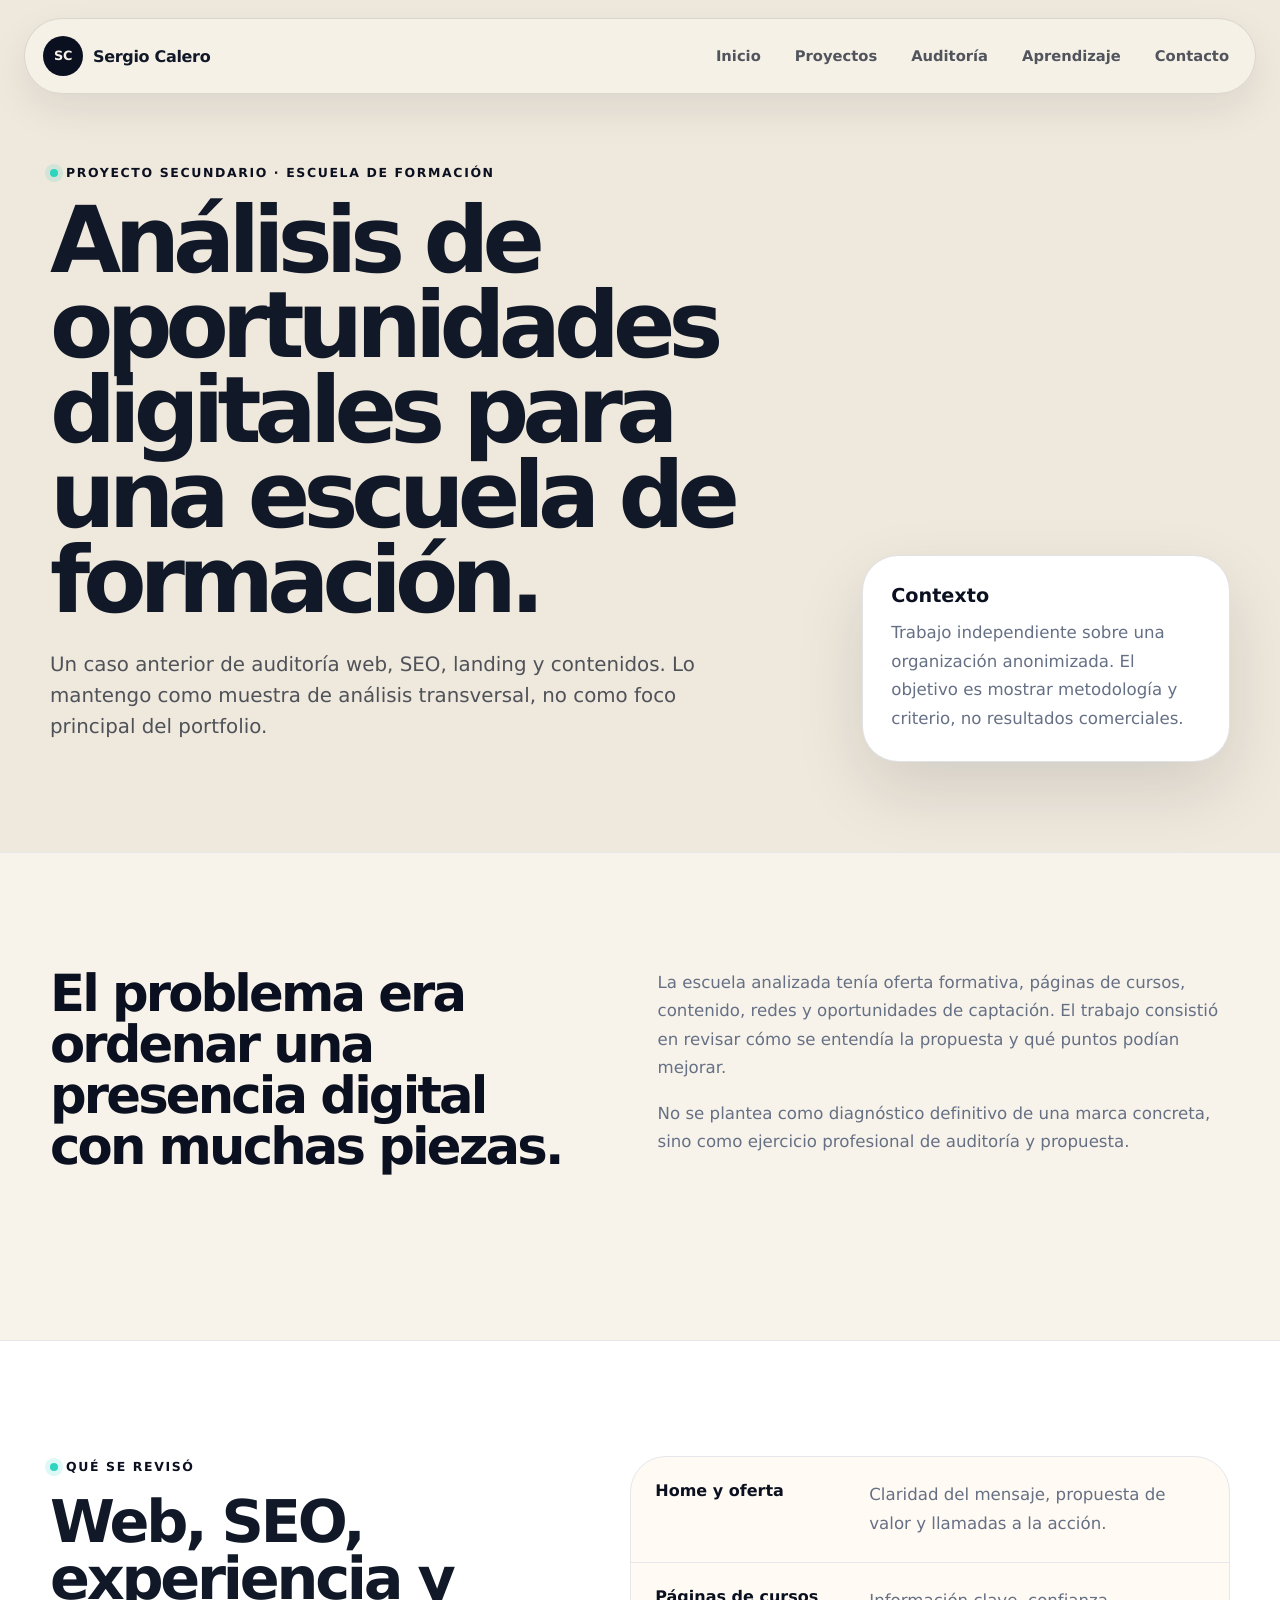
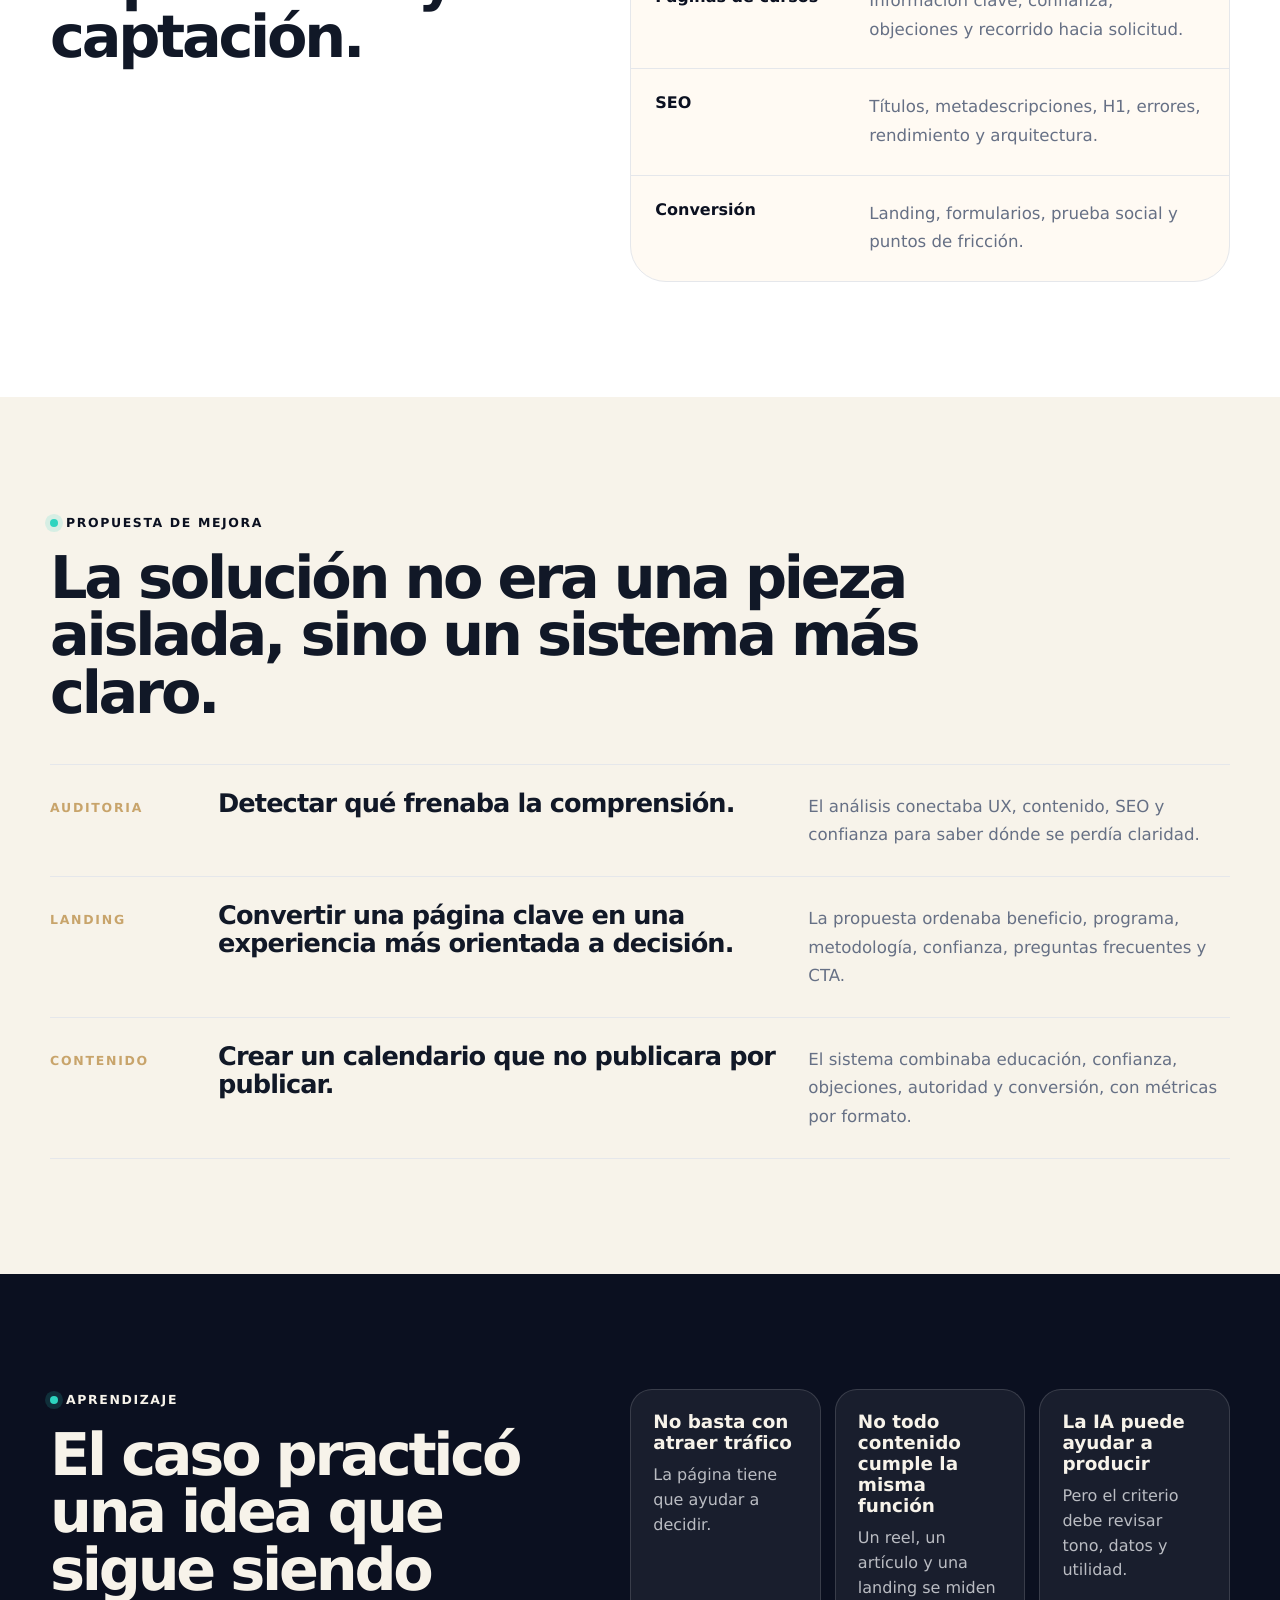
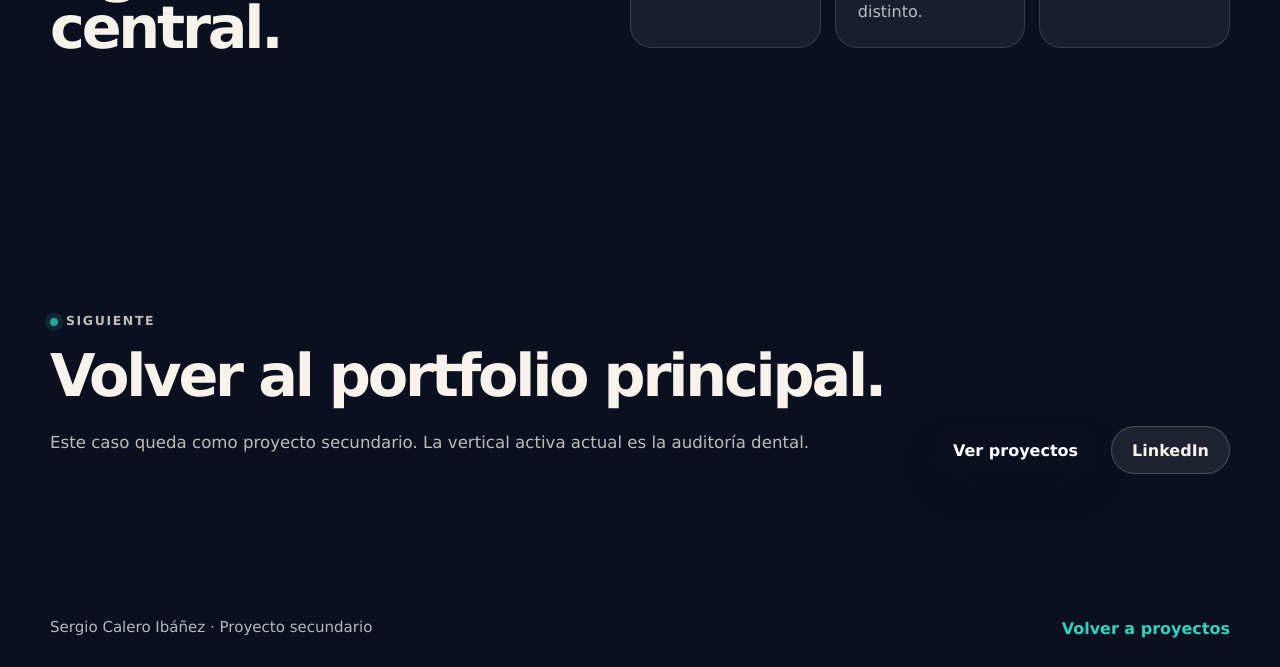
<file: projects/analisis-oportunidades-digitales.html>
<!doctype html>
<html lang="es">
  <head>
    <meta charset="utf-8" />
    <meta name="viewport" content="width=device-width, initial-scale=1" />
    <title>Análisis de oportunidades digitales | Sergio Calero Ibáñez</title>
    <meta name="description" content="Proyecto secundario de análisis digital para una escuela de formación anonimizada: auditoría, SEO, landing y sistema de contenidos." />
    <meta name="robots" content="index, follow" />
    <meta name="theme-color" content="#F7F3EA" />
    <link rel="canonical" href="https://sercaliba.github.io/portfolio-sergio-calero/projects/analisis-oportunidades-digitales.html" />
    <meta property="og:title" content="Análisis de oportunidades digitales | Sergio Calero Ibáñez" />
    <meta property="og:description" content="Proyecto secundario de auditoría digital, SEO, landing y contenidos para una escuela de formación anonimizada." />
    <meta property="og:type" content="article" />
    <meta property="og:image" content="https://sercaliba.github.io/portfolio-sergio-calero/assets/marketing-analysis-workspace.png" />
    <meta name="twitter:card" content="summary_large_image" />
    <meta name="twitter:image" content="https://sercaliba.github.io/portfolio-sergio-calero/assets/marketing-analysis-workspace.png" />
    <script>document.documentElement.classList.add("js");</script>
    <link rel="stylesheet" href="../styles.css" />
  </head>
  <body class="site old-project-page">
    <a class="skip-link" href="#contenido">Saltar al contenido</a>

    <header class="site-header" data-header>
      <a class="brand" href="../index.html" aria-label="Volver al portfolio">
        <span class="brand-mark">SC</span>
        <span class="brand-text">Sergio Calero</span>
      </a>
      <button class="menu-toggle" type="button" aria-label="Abrir menú" aria-expanded="false" data-nav-toggle>
        <span></span><span></span>
      </button>
      <nav class="main-nav" aria-label="Navegación principal" data-nav>
        <a href="../index.html">Inicio</a>
        <a href="../index.html#proyectos">Proyectos</a>
        <a href="#auditoria">Auditoría</a>
        <a href="#aprendizaje">Aprendizaje</a>
        <a href="#contacto">Contacto</a>
      </nav>
    </header>

    <main id="contenido">
      <section class="case-hero old-hero">
        <div class="wrap case-hero-layout">
          <div class="case-title reveal">
            <p class="eyebrow">Proyecto secundario · Escuela de formación</p>
            <h1>Análisis de oportunidades digitales para una escuela de formación.</h1>
            <p class="hero-lead">Un caso anterior de auditoría web, SEO, landing y contenidos. Lo mantengo como muestra de análisis transversal, no como foco principal del portfolio.</p>
          </div>
          <aside class="anonymity-panel reveal">
            <strong>Contexto</strong>
            <p>Trabajo independiente sobre una organización anonimizada. El objetivo es mostrar metodología y criterio, no resultados comerciales.</p>
          </aside>
        </div>
      </section>

      <section class="section case-context">
        <div class="wrap context-layout">
          <p class="statement">El problema era ordenar una presencia digital con muchas piezas.</p>
          <div>
            <p>La escuela analizada tenía oferta formativa, páginas de cursos, contenido, redes y oportunidades de captación. El trabajo consistió en revisar cómo se entendía la propuesta y qué puntos podían mejorar.</p>
            <p>No se plantea como diagnóstico definitivo de una marca concreta, sino como ejercicio profesional de auditoría y propuesta.</p>
          </div>
        </div>
      </section>

      <section class="section signal-matrix" id="auditoria">
        <div class="wrap signal-layout">
          <div>
            <p class="eyebrow">Qué se revisó</p>
            <h2>Web, SEO, experiencia y captación.</h2>
          </div>
          <div class="signal-list reveal">
            <div><span>Home y oferta</span><p>Claridad del mensaje, propuesta de valor y llamadas a la acción.</p></div>
            <div><span>Páginas de cursos</span><p>Información clave, confianza, objeciones y recorrido hacia solicitud.</p></div>
            <div><span>SEO</span><p>Títulos, metadescripciones, H1, errores, rendimiento y arquitectura.</p></div>
            <div><span>Conversión</span><p>Landing, formularios, prueba social y puntos de fricción.</p></div>
          </div>
        </div>
      </section>

      <section class="section findings-editorial">
        <div class="wrap">
          <div class="section-heading wide">
            <p class="eyebrow">Propuesta de mejora</p>
            <h2>La solución no era una pieza aislada, sino un sistema más claro.</h2>
          </div>
          <div class="finding-stack">
            <article class="finding-row reveal">
              <span>Auditoria</span>
              <h3>Detectar qué frenaba la comprensión.</h3>
              <p>El análisis conectaba UX, contenido, SEO y confianza para saber dónde se perdía claridad.</p>
            </article>
            <article class="finding-row reveal">
              <span>Landing</span>
              <h3>Convertir una página clave en una experiencia más orientada a decisión.</h3>
              <p>La propuesta ordenaba beneficio, programa, metodología, confianza, preguntas frecuentes y CTA.</p>
            </article>
            <article class="finding-row reveal">
              <span>Contenido</span>
              <h3>Crear un calendario que no publicara por publicar.</h3>
              <p>El sistema combinaba educación, confianza, objeciones, autoridad y conversión, con métricas por formato.</p>
            </article>
          </div>
        </div>
      </section>

      <section class="section roadmap-visual" id="aprendizaje">
        <div class="wrap roadmap-layout reveal">
          <div>
            <p class="eyebrow">Aprendizaje</p>
            <h2>El caso practicó una idea que sigue siendo central.</h2>
          </div>
          <ol class="roadmap-lanes">
            <li><strong>No basta con atraer tráfico</strong><span>La página tiene que ayudar a decidir.</span></li>
            <li><strong>No todo contenido cumple la misma función</strong><span>Un reel, un artículo y una landing se miden distinto.</span></li>
            <li><strong>La IA puede ayudar a producir</strong><span>Pero el criterio debe revisar tono, datos y utilidad.</span></li>
          </ol>
        </div>
      </section>

      <section class="contact-panel" id="contacto">
        <div class="wrap contact-inner reveal">
          <div>
            <p class="eyebrow">Siguiente</p>
            <h2>Volver al portfolio principal.</h2>
            <p>Este caso queda como proyecto secundario. La vertical activa actual es la auditoría dental.</p>
          </div>
          <div class="hero-actions">
            <a class="button primary" href="../index.html#proyectos">Ver proyectos</a>
            <a class="button ghost" href="https://www.linkedin.com/in/sergio-calero-ibanez/" target="_blank" rel="noreferrer">LinkedIn</a>
          </div>
        </div>
      </section>
    </main>

    <footer class="site-footer">
      <div class="wrap footer-inner">
        <p>Sergio Calero Ibáñez · Proyecto secundario</p>
        <a href="../index.html#proyectos">Volver a proyectos</a>
      </div>
    </footer>

    <script src="../script.js"></script>
  </body>
</html>
</file>
<file: styles.css>
:root {
  --ink: #0b1020;
  --slate: #121a2b;
  --paper: #f7f3ea;
  --white: #ffffff;
  --text: #111827;
  --muted: #667085;
  --line: #e5e7eb;
  --teal: #2dd4bf;
  --sand: #c8a46b;
  --soft: #eee7dc;
  --radius-xl: 36px;
  --radius-lg: 24px;
  --radius-md: 16px;
  --shadow: 0 28px 70px rgba(11, 16, 32, 0.12);
  --max: 1180px;
  --header-h: 76px;
}

*,
*::before,
*::after {
  box-sizing: border-box;
}

html {
  scroll-behavior: smooth;
  overflow-x: hidden;
}

body {
  margin: 0;
  font-family: Inter, ui-sans-serif, system-ui, -apple-system, BlinkMacSystemFont, "Segoe UI", sans-serif;
  color: var(--text);
  background: var(--paper);
  text-rendering: geometricPrecision;
  overflow-x: hidden;
}

body.nav-open {
  overflow: hidden;
}

a {
  color: inherit;
  text-decoration: none;
}

img {
  display: block;
  max-width: 100%;
}

h1,
h2,
h3,
p {
  margin-top: 0;
}

h1 {
  margin-bottom: 28px;
  font-size: clamp(4rem, 8vw, 8.9rem);
  line-height: 0.92;
  letter-spacing: -0.075em;
  font-weight: 760;
}

h2 {
  margin-bottom: 24px;
  font-size: clamp(2.4rem, 4.6vw, 5.4rem);
  line-height: 0.98;
  letter-spacing: -0.055em;
  font-weight: 740;
}

h3 {
  margin-bottom: 14px;
  font-size: clamp(1.35rem, 2vw, 2rem);
  line-height: 1.08;
  letter-spacing: -0.035em;
}

p {
  color: var(--muted);
  font-size: 1.04rem;
  line-height: 1.72;
  overflow-wrap: break-word;
}

.wrap {
  width: min(calc(100% - 48px), var(--max));
  margin-inline: auto;
}

.skip-link {
  position: fixed;
  top: 14px;
  left: 14px;
  z-index: 100;
  padding: 10px 14px;
  border-radius: 999px;
  background: var(--ink);
  color: var(--white);
  transform: translateY(-150%);
}

.skip-link:focus {
  transform: translateY(0);
}

.site-header {
  position: fixed;
  inset: 18px 24px auto;
  z-index: 50;
  height: var(--header-h);
  display: flex;
  align-items: center;
  justify-content: space-between;
  padding: 10px 12px 10px 18px;
  border: 1px solid rgba(11, 16, 32, 0.12);
  border-radius: 999px;
  background: rgba(247, 243, 234, 0.82);
  backdrop-filter: blur(18px);
  box-shadow: 0 16px 40px rgba(11, 16, 32, 0.08);
  transition: transform 220ms ease, background 220ms ease, box-shadow 220ms ease;
}

.site-header.is-scrolled {
  background: rgba(255, 255, 255, 0.9);
  box-shadow: 0 20px 50px rgba(11, 16, 32, 0.12);
}

.brand {
  display: inline-flex;
  align-items: center;
  gap: 10px;
  font-weight: 760;
  letter-spacing: -0.02em;
}

.brand-mark {
  display: grid;
  place-items: center;
  width: 40px;
  height: 40px;
  border-radius: 50%;
  color: var(--paper);
  background: var(--ink);
  font-size: 0.8rem;
}

.brand-text {
  white-space: nowrap;
}

.main-nav {
  display: flex;
  align-items: center;
  gap: 6px;
}

.main-nav a {
  padding: 12px 14px;
  border-radius: 999px;
  color: rgba(17, 24, 39, 0.72);
  font-size: 0.92rem;
  font-weight: 700;
  transition: background 180ms ease, color 180ms ease;
}

.main-nav a:hover {
  color: var(--ink);
  background: rgba(45, 212, 191, 0.18);
}

.menu-toggle {
  display: none;
  width: 44px;
  height: 44px;
  border: 0;
  border-radius: 50%;
  background: var(--ink);
  cursor: pointer;
}

.menu-toggle span {
  display: block;
  width: 18px;
  height: 2px;
  margin: 5px auto;
  border-radius: 99px;
  background: var(--white);
  transition: transform 180ms ease;
}

.nav-open .menu-toggle span:first-child {
  transform: translateY(3.5px) rotate(45deg);
}

.nav-open .menu-toggle span:last-child {
  transform: translateY(-3.5px) rotate(-45deg);
}

.eyebrow {
  display: inline-flex;
  align-items: center;
  gap: 8px;
  margin-bottom: 18px;
  color: var(--ink);
  font-size: 0.78rem;
  font-weight: 820;
  letter-spacing: 0.13em;
  line-height: 1.2;
  text-transform: uppercase;
}

.eyebrow::before {
  content: "";
  width: 8px;
  height: 8px;
  border-radius: 50%;
  background: var(--teal);
  box-shadow: 0 0 0 5px rgba(45, 212, 191, 0.16);
}

.hero-lead {
  max-width: 660px;
  color: rgba(17, 24, 39, 0.72);
  font-size: clamp(1.15rem, 1.55vw, 1.42rem);
  line-height: 1.55;
}

.button {
  display: inline-flex;
  align-items: center;
  justify-content: center;
  min-height: 48px;
  padding: 0 20px;
  border: 1px solid rgba(11, 16, 32, 0.14);
  border-radius: 999px;
  font-weight: 780;
  max-width: 100%;
  text-align: center;
  white-space: normal;
  transition: transform 180ms ease, box-shadow 180ms ease, background 180ms ease;
}

.button:hover {
  transform: translateY(-2px);
}

.button.primary {
  color: var(--white);
  background: var(--ink);
  box-shadow: 0 16px 32px rgba(11, 16, 32, 0.18);
}

.button.ghost {
  color: var(--ink);
  background: rgba(255, 255, 255, 0.7);
}

.hero-actions {
  display: flex;
  flex-wrap: wrap;
  gap: 12px;
  margin-top: 34px;
}

.section {
  padding: clamp(80px, 9vw, 138px) 0;
}

.section-heading {
  max-width: 780px;
  margin-bottom: 42px;
}

.section-heading.wide {
  max-width: 960px;
}

.statement {
  color: var(--ink);
  font-size: clamp(2rem, 4vw, 4.5rem);
  line-height: 1;
  letter-spacing: -0.055em;
  font-weight: 740;
}

.home-hero {
  min-height: 100vh;
  display: flex;
  align-items: center;
  padding: calc(var(--header-h) + 62px) 0 80px;
  overflow: hidden;
}

.hero-layout {
  display: grid;
  grid-template-columns: minmax(0, 1.08fr) minmax(380px, 0.92fr);
  align-items: center;
  gap: clamp(42px, 6vw, 86px);
}

.hero-copy,
.service-hero-copy,
.case-title,
.split-copy,
.deliver-copy,
.about-copy,
.problem-large,
.problem-notes,
.section-heading,
.showcase-card,
.anonymity-panel {
  min-width: 0;
}

.hero-copy h1 {
  max-width: 900px;
}

.decision-map,
.audit-console {
  position: relative;
  min-height: 460px;
  border: 1px solid rgba(11, 16, 32, 0.12);
  border-radius: var(--radius-xl);
  overflow: hidden;
  background:
    radial-gradient(circle at 20% 20%, rgba(45, 212, 191, 0.22), transparent 30%),
    radial-gradient(circle at 82% 72%, rgba(200, 164, 107, 0.22), transparent 34%),
    linear-gradient(145deg, #fffaf0, #ebe3d6);
  box-shadow: var(--shadow);
}

.decision-map::after,
.audit-console::after {
  content: "";
  position: absolute;
  inset: 18px;
  border: 1px solid rgba(11, 16, 32, 0.08);
  border-radius: calc(var(--radius-xl) - 12px);
  pointer-events: none;
}

.map-caption,
.console-top {
  position: absolute;
  top: 26px;
  left: 26px;
  right: 26px;
  z-index: 2;
  display: flex;
  align-items: flex-start;
  justify-content: space-between;
  gap: 16px;
  color: var(--ink);
}

.map-caption span,
.console-top span {
  color: var(--muted);
  font-size: 0.78rem;
  font-weight: 800;
  letter-spacing: 0.12em;
  text-transform: uppercase;
}

.map-caption strong,
.console-top strong {
  max-width: 190px;
  text-align: right;
  font-size: 1rem;
  line-height: 1.25;
}

.map-lines {
  position: absolute;
  inset: 78px 20px 30px;
  width: calc(100% - 40px);
  height: calc(100% - 110px);
  fill: none;
  stroke: rgba(11, 16, 32, 0.17);
  stroke-width: 1.4;
  stroke-dasharray: 7 9;
  animation: dash 16s linear infinite;
}

.map-node {
  position: absolute;
  z-index: 2;
  min-width: 128px;
  padding: 16px;
  border: 1px solid rgba(11, 16, 32, 0.12);
  border-radius: 18px;
  background: rgba(255, 255, 255, 0.76);
  backdrop-filter: blur(12px);
  box-shadow: 0 14px 30px rgba(11, 16, 32, 0.1);
  animation: float 7s ease-in-out infinite;
}

.map-node b {
  display: block;
  margin-bottom: 3px;
  color: var(--ink);
}

.map-node small {
  color: var(--muted);
  font-weight: 650;
}

.node-brand { top: 92px; left: 54px; }
.node-search { top: 118px; right: 48px; animation-delay: -1s; }
.node-content { bottom: 74px; left: 78px; animation-delay: -2s; }
.node-visibility { bottom: 92px; right: 56px; animation-delay: -3s; }

.map-core {
  position: absolute;
  left: 50%;
  top: 52%;
  z-index: 3;
  display: grid;
  place-items: center;
  width: 112px;
  height: 112px;
  border-radius: 50%;
  color: var(--paper);
  background: var(--ink);
  transform: translate(-50%, -50%);
  font-weight: 820;
  box-shadow: 0 24px 46px rgba(11, 16, 32, 0.26);
}

.intro-band {
  padding: 80px 0;
  background: var(--white);
  border-block: 1px solid var(--line);
}

.intro-grid,
.split-layout,
.experience-layout,
.capability-editorial,
.context-layout,
.proof-layout {
  display: grid;
  grid-template-columns: minmax(0, 0.95fr) minmax(0, 1.05fr);
  gap: clamp(36px, 7vw, 96px);
  align-items: start;
}

.intro-text p,
.problem-notes p,
.proof-layout p {
  font-size: 1.1rem;
}

.projects-section {
  background: var(--paper);
}

.showcase-grid {
  display: grid;
  grid-template-columns: minmax(0, 1.2fr) minmax(280px, 0.8fr);
  gap: 20px;
}

.showcase-card {
  min-height: 270px;
  display: flex;
  flex-direction: column;
  justify-content: space-between;
  padding: clamp(28px, 4vw, 48px);
  border: 1px solid rgba(11, 16, 32, 0.1);
  border-radius: var(--radius-xl);
  background: var(--white);
  box-shadow: 0 18px 54px rgba(11, 16, 32, 0.08);
}

.showcase-card.large {
  grid-row: span 2;
  min-height: 560px;
  color: var(--white);
  background:
    radial-gradient(circle at 84% 20%, rgba(45, 212, 191, 0.32), transparent 30%),
    linear-gradient(145deg, var(--ink), var(--slate));
}

.showcase-card.large p,
.showcase-card.large .showcase-meta {
  color: rgba(248, 250, 252, 0.72);
}

.showcase-card.large h3 {
  max-width: 760px;
  font-size: clamp(2.4rem, 5vw, 5.5rem);
}

.showcase-card.editorial {
  background: #fffaf3;
}

.showcase-card.quiet {
  background: #efe8dc;
}

.showcase-meta {
  display: block;
  margin-bottom: 18px;
  color: var(--muted);
  font-size: 0.78rem;
  font-weight: 820;
  letter-spacing: 0.12em;
  text-transform: uppercase;
}

.link-row,
.showcase-card > a {
  display: flex;
  flex-wrap: wrap;
  gap: 10px;
  margin-top: 28px;
}

.link-row a,
.showcase-card > a {
  width: fit-content;
  padding: 11px 14px;
  border-radius: 999px;
  color: var(--ink);
  background: rgba(45, 212, 191, 0.2);
  font-weight: 780;
}

.showcase-card.large .link-row a {
  color: var(--white);
  background: rgba(255, 255, 255, 0.12);
}

.split-service {
  background: var(--white);
  border-block: 1px solid var(--line);
}

.split-copy {
  max-width: 620px;
}

.service-strip {
  display: grid;
  grid-template-columns: repeat(2, 1fr);
  gap: 10px;
  padding: 26px;
  border-radius: var(--radius-xl);
  background: var(--ink);
}

.service-strip span {
  min-height: 76px;
  display: grid;
  place-items: center;
  border: 1px solid rgba(255, 255, 255, 0.12);
  border-radius: 18px;
  color: var(--paper);
  background: rgba(255, 255, 255, 0.05);
  font-weight: 780;
}

.method-section {
  background: var(--paper);
}

.method-board {
  display: grid;
  grid-template-columns: minmax(280px, 0.78fr) minmax(0, 1.22fr);
  gap: clamp(42px, 7vw, 92px);
  align-items: start;
  padding: clamp(30px, 5vw, 64px);
  border-radius: var(--radius-xl);
  color: var(--paper);
  background: var(--ink);
}

.method-copy {
  position: sticky;
  top: 112px;
}

.method-copy h2,
.method-copy p,
.method-copy .eyebrow {
  color: var(--paper);
}

.method-copy .eyebrow::before {
  background: var(--sand);
  box-shadow: 0 0 0 5px rgba(200, 164, 107, 0.2);
}

.method-copy h2 {
  max-width: 560px;
  margin-bottom: 20px;
  font-family: Georgia, "Times New Roman", serif;
  font-size: clamp(2.45rem, 4.4vw, 4.75rem);
  font-weight: 500;
  line-height: 0.98;
  letter-spacing: -0.055em;
}

.method-copy > p {
  max-width: 510px;
  color: rgba(248, 250, 252, 0.72);
  font-size: 1rem;
  line-height: 1.7;
}

.method-statement {
  margin-top: clamp(30px, 5vw, 52px);
  padding: clamp(22px, 3vw, 30px);
  border: 1px solid rgba(200, 164, 107, 0.26);
  border-radius: 24px;
  color: #fff7e8;
  background:
    linear-gradient(135deg, rgba(200, 164, 107, 0.14), rgba(45, 212, 191, 0.045)),
    rgba(255, 255, 255, 0.045);
  font-family: Georgia, "Times New Roman", serif;
  font-size: clamp(1.25rem, 2vw, 1.7rem);
  line-height: 1.34;
  letter-spacing: -0.026em;
}

.method-steps {
  margin: 0;
  padding: 0;
  list-style: none;
  border-top: 1px solid rgba(255, 255, 255, 0.13);
}

.method-steps li {
  display: grid;
  grid-template-columns: 58px minmax(0, 1fr);
  gap: clamp(18px, 3vw, 32px);
  padding: clamp(22px, 3vw, 34px) 0;
  border-bottom: 1px solid rgba(255, 255, 255, 0.13);
}

.method-steps li > span {
  width: 38px;
  height: 38px;
  display: grid;
  place-items: center;
  border: 1px solid rgba(45, 212, 191, 0.35);
  border-radius: 50%;
  color: var(--teal);
  background: rgba(45, 212, 191, 0.065);
  font-size: 0.72rem;
  font-weight: 850;
}

.method-steps h3 {
  margin: 0 0 8px;
  color: var(--paper);
  font-size: clamp(1.25rem, 2vw, 1.85rem);
  line-height: 1.08;
  letter-spacing: -0.035em;
}

.method-steps p {
  max-width: 650px;
  margin: 0;
  color: rgba(248, 250, 252, 0.68);
  font-size: 0.95rem;
  line-height: 1.62;
}

.method-footer {
  grid-column: 1 / -1;
  display: grid;
  grid-template-columns: minmax(0, 1fr) auto;
  gap: 28px;
  align-items: end;
  margin-top: clamp(30px, 5vw, 54px);
  padding-top: 26px;
  border-top: 1px solid rgba(255, 255, 255, 0.13);
}

.method-footer p {
  max-width: 760px;
  margin: 0;
  color: rgba(248, 250, 252, 0.72);
  font-size: 0.95rem;
  line-height: 1.65;
}

.method-footer > div {
  display: flex;
  flex-wrap: wrap;
  gap: 16px;
  justify-content: flex-end;
}

.method-line,
.river,
.roadmap-lanes {
  display: grid;
  grid-template-columns: repeat(3, 1fr);
  gap: 14px;
  margin: 34px 0 0;
  padding: 0;
  list-style: none;
}

.method-line li,
.river li,
.roadmap-lanes li {
  padding: 22px;
  border: 1px solid rgba(255, 255, 255, 0.14);
  border-radius: 22px;
  background: rgba(255, 255, 255, 0.06);
}

.method-line strong,
.river strong,
.roadmap-lanes strong {
  display: block;
  margin-bottom: 9px;
  font-size: 1.15rem;
}

.method-line span,
.river p,
.roadmap-lanes span {
  color: rgba(248, 250, 252, 0.72);
  line-height: 1.55;
}

@media (max-width: 920px) {
  .method-board {
    grid-template-columns: 1fr;
    gap: 38px;
  }

  .method-copy {
    position: static;
  }

  .method-copy h2 {
    max-width: 680px;
  }

  .method-copy > p {
    max-width: 660px;
  }

  .method-footer {
    grid-template-columns: 1fr;
    align-items: start;
  }

  .method-footer > div {
    justify-content: flex-start;
  }
}

@media (max-width: 760px) {
  .method-board {
    padding: 24px;
    border-radius: 26px;
  }

  .method-copy h2 {
    font-size: clamp(2.2rem, 10vw, 3.1rem);
    line-height: 1;
  }

  .method-copy > p,
  .method-footer p {
    font-size: 0.92rem;
    line-height: 1.62;
  }

  .method-statement {
    margin-top: 26px;
    padding: 20px;
    border-radius: 20px;
    font-size: 1.18rem;
  }

  .method-steps li {
    grid-template-columns: 42px minmax(0, 1fr);
    gap: 14px;
    padding: 22px 0;
  }

  .method-steps li > span {
    width: 34px;
    height: 34px;
    font-size: 0.66rem;
  }

  .method-steps h3 {
    font-size: 1.22rem;
  }

  .method-steps p {
    font-size: 0.88rem;
  }

  .method-footer {
    margin-top: 24px;
  }

  .method-footer > div {
    gap: 12px;
  }
}

.capabilities-section {
  scroll-margin-top: 76px;
  padding-top: clamp(72px, 7vw, 104px);
  background: #fffdf8;
  border-top: 1px solid rgba(11, 16, 32, 0.08);
}

.areas-header {
  display: grid;
  grid-template-columns: minmax(0, 0.76fr) minmax(360px, 0.62fr);
  gap: clamp(28px, 5vw, 70px);
  align-items: center;
  margin-bottom: clamp(32px, 4.8vw, 56px);
}

.areas-header h2 {
  margin: 0;
  color: var(--ink);
  font-family: Georgia, "Times New Roman", serif;
  font-size: clamp(3rem, 5.4vw, 5.8rem);
  font-weight: 500;
  line-height: 0.98;
  letter-spacing: -0.058em;
}

.areas-header__text {
  max-width: 520px;
  margin: 0;
  color: #5b6677;
  font-size: 1rem;
  line-height: 1.7;
}

.areas-grid {
  display: grid;
  grid-template-columns: repeat(4, minmax(0, 1fr));
  gap: 16px;
}

.area-card {
  position: relative;
  min-height: 238px;
  display: flex;
  flex-direction: column;
  padding: clamp(20px, 2.25vw, 28px);
  border: 1px solid rgba(11, 16, 32, 0.1);
  border-radius: 28px;
  color: var(--ink);
  background: var(--white);
  overflow: hidden;
  transition: transform 200ms ease, box-shadow 200ms ease;
}

.area-card::after {
  content: "";
  position: absolute;
  right: -42px;
  bottom: -42px;
  width: 120px;
  height: 120px;
  border: 1px solid rgba(45, 212, 191, 0.22);
  border-radius: 50%;
  opacity: 0.8;
}

.area-card:hover {
  transform: translateY(-4px);
  box-shadow: 0 22px 46px rgba(11, 16, 32, 0.08);
}

.area-card--large {
  grid-column: span 2;
  min-height: 286px;
  color: var(--paper);
  background:
    linear-gradient(135deg, rgba(45, 212, 191, 0.11), transparent 42%),
    var(--ink);
}

.area-card--light {
  color: var(--ink);
  background:
    linear-gradient(135deg, rgba(200, 164, 107, 0.18), transparent 46%),
    #f3eadb;
}

.area-card__number {
  display: block;
  margin-bottom: clamp(20px, 3vw, 38px);
  color: var(--sand);
  font-size: 0.72rem;
  font-weight: 850;
  letter-spacing: 0.12em;
}

.area-card__micro {
  margin: 0 0 11px;
  color: var(--teal);
  font-size: 0.75rem;
  font-weight: 820;
  letter-spacing: 0.04em;
}

.area-card--light .area-card__micro,
.area-card:not(.area-card--large) .area-card__micro {
  color: #0f766e;
}

.area-card h3 {
  max-width: 520px;
  margin: 0 0 9px;
  color: currentColor;
  font-size: clamp(1.45rem, 2vw, 2.35rem);
  line-height: 1.04;
  letter-spacing: -0.045em;
}

.area-card > p:not(.area-card__micro):not(.area-card__decision) {
  max-width: 520px;
  margin: 0 0 14px;
  color: rgba(248, 250, 252, 0.7);
  font-size: 0.9rem;
  line-height: 1.58;
}

.area-card--light > p:not(.area-card__micro):not(.area-card__decision),
.area-card:not(.area-card--large) > p:not(.area-card__micro):not(.area-card__decision) {
  color: #667085;
}

.area-card__decision {
  margin: auto 0 0;
  padding-top: 12px;
  border-top: 1px solid rgba(248, 250, 252, 0.16);
  color: rgba(248, 250, 252, 0.78);
  font-size: 0.78rem;
  line-height: 1.45;
}

.area-card__decision span {
  display: block;
  margin-bottom: 3px;
  color: var(--teal);
  font-size: 0.62rem;
  font-weight: 850;
  letter-spacing: 0.1em;
  text-transform: uppercase;
}

.area-card--light .area-card__decision,
.area-card:not(.area-card--large) .area-card__decision {
  border-top-color: rgba(11, 16, 32, 0.12);
  color: #475467;
}

.area-card--light .area-card__decision span,
.area-card:not(.area-card--large) .area-card__decision span {
  color: #0f766e;
}

.areas-footer {
  display: grid;
  grid-template-columns: minmax(0, 1fr) auto;
  gap: 24px;
  align-items: end;
  margin-top: clamp(24px, 4vw, 40px);
  padding-top: 24px;
  border-top: 1px solid rgba(11, 16, 32, 0.1);
}

.areas-footer p {
  max-width: 780px;
  margin: 0;
  color: #5b6677;
  font-size: 0.96rem;
  line-height: 1.65;
}

@media (max-width: 980px) {
  .areas-header,
  .areas-footer {
    grid-template-columns: 1fr;
  }

  .areas-grid {
    grid-template-columns: repeat(2, minmax(0, 1fr));
  }

  .area-card--large {
    grid-column: span 1;
  }
}

@media (max-width: 760px) {
  .capabilities-section {
    scroll-margin-top: 66px;
    padding-top: 70px;
  }

  .areas-header {
    margin-bottom: 30px;
  }

  .areas-header h2 {
    font-size: clamp(2.55rem, 12vw, 3.25rem);
    line-height: 1;
  }

  .areas-header__text {
    font-size: 0.94rem;
    line-height: 1.62;
  }

  .areas-grid {
    grid-template-columns: 1fr;
    gap: 14px;
  }

  .area-card,
  .area-card--large {
    min-height: auto;
    padding: 20px;
    border-radius: 22px;
  }

  .area-card__number {
    margin-bottom: 24px;
  }

  .area-card__micro {
    margin-bottom: 12px;
  }

  .area-card h3 {
    font-size: 1.55rem;
  }

  .area-card > p:not(.area-card__micro):not(.area-card__decision) {
    margin-bottom: 14px;
    font-size: 0.9rem;
  }

  .areas-footer {
    gap: 18px;
  }
}

.capability-rows p,
.experience-list article,
.finding-row {
  margin: 0;
  padding: 26px 0;
  border-bottom: 1px solid var(--line);
}

.capability-rows strong {
  color: var(--ink);
}

.experience-section {
  background: #efe8dc;
}

.experience-list article {
  display: grid;
  grid-template-columns: 160px 1fr;
  gap: 20px;
}

.experience-list span {
  color: var(--ink);
  font-weight: 820;
}

.about-section {
  background: var(--paper);
}

.about-layout {
  display: grid;
  grid-template-columns: minmax(220px, 0.45fr) minmax(0, 0.9fr);
  gap: clamp(32px, 7vw, 92px);
  align-items: center;
}

.portrait-block {
  max-width: 380px;
  border-radius: 34px;
  overflow: hidden;
  background: var(--soft);
  box-shadow: var(--shadow);
}

.portrait-block img {
  width: 100%;
  aspect-ratio: 4 / 5;
  object-fit: cover;
  object-position: center 18%;
  filter: saturate(0.95) contrast(1.04);
}

.about-copy p {
  max-width: 660px;
}

.contact-panel {
  padding: clamp(70px, 9vw, 120px) 0;
  color: var(--paper);
  background: var(--ink);
}

.contact-inner {
  display: grid;
  grid-template-columns: minmax(0, 1fr) auto;
  gap: 36px;
  align-items: end;
}

.contact-inner h2,
.contact-inner p,
.contact-inner .eyebrow {
  color: var(--paper);
}

.contact-inner p {
  opacity: 0.76;
}

.contact-inner .button.ghost {
  color: var(--paper);
  border-color: rgba(255, 255, 255, 0.2);
  background: rgba(255, 255, 255, 0.08);
}

.site-footer {
  padding: 26px 0;
  color: rgba(248, 250, 252, 0.72);
  background: var(--ink);
}

.footer-inner {
  display: flex;
  align-items: center;
  justify-content: space-between;
  gap: 20px;
}

.site-footer p {
  margin-bottom: 0;
  color: inherit;
  font-size: 0.94rem;
}

.site-footer a {
  color: var(--teal);
  font-weight: 760;
}

.service-hero {
  min-height: 100vh;
  display: flex;
  align-items: center;
  padding: calc(var(--header-h) + 62px) 0 78px;
  background:
    linear-gradient(180deg, rgba(247, 243, 234, 0.55), rgba(255, 255, 255, 0.85)),
    var(--paper);
}

.service-hero-grid {
  display: grid;
  grid-template-columns: minmax(0, 1fr) minmax(360px, 0.78fr);
  gap: clamp(40px, 6vw, 92px);
  align-items: center;
}

.service-hero h1 {
  font-size: clamp(3.5rem, 6.8vw, 7.2rem);
}

.audit-console {
  min-height: 520px;
  padding: 28px;
  display: flex;
  flex-direction: column;
  justify-content: space-between;
}

.console-top {
  position: relative;
  inset: auto;
}

.console-top strong {
  max-width: none;
  color: var(--ink);
  font-size: clamp(2rem, 4vw, 3.5rem);
  letter-spacing: -0.05em;
}

.scan-orbit {
  position: relative;
  min-height: 300px;
  display: grid;
  place-items: center;
}

.scan-orbit::before,
.scan-orbit::after {
  content: "";
  position: absolute;
  border: 1px solid rgba(11, 16, 32, 0.12);
  border-radius: 50%;
}

.scan-orbit::before {
  width: 265px;
  height: 265px;
  animation: pulse 5s ease-in-out infinite;
}

.scan-orbit::after {
  width: 175px;
  height: 175px;
}

.scan-center {
  z-index: 2;
  display: grid;
  place-items: center;
  width: 104px;
  height: 104px;
  border-radius: 50%;
  color: var(--paper);
  background: var(--ink);
  font-weight: 830;
}

.orbit {
  position: absolute;
  z-index: 3;
  padding: 9px 12px;
  border: 1px solid rgba(11, 16, 32, 0.12);
  border-radius: 999px;
  background: rgba(255, 255, 255, 0.78);
  color: var(--ink);
  font-size: 0.85rem;
  font-weight: 780;
  animation: float 7s ease-in-out infinite;
}

.orbit-a { top: 32px; left: 38%; }
.orbit-b { top: 132px; right: 20px; animation-delay: -1.3s; }
.orbit-c { bottom: 46px; right: 32%; animation-delay: -2.5s; }
.orbit-d { top: 138px; left: 16px; animation-delay: -3.2s; }

.audit-console > p {
  max-width: 410px;
  margin-bottom: 0;
}

.problem-section {
  padding: clamp(80px, 9vw, 128px) 0;
  background: var(--ink);
}

.problem-layout,
.audit-map-layout,
.deliver-layout,
.price-layout,
.faq-layout,
.signal-layout,
.roadmap-layout {
  display: grid;
  grid-template-columns: minmax(0, 0.9fr) minmax(0, 1.1fr);
  gap: clamp(36px, 7vw, 90px);
}

.problem-large h2,
.problem-large .eyebrow {
  color: var(--paper);
}

.problem-notes {
  align-self: end;
}

.problem-notes p {
  color: rgba(248, 250, 252, 0.74);
  font-size: 1.15rem;
}

.audit-map-section,
.signal-matrix {
  background: var(--white);
}

.audit-table,
.signal-list {
  border: 1px solid var(--line);
  border-radius: var(--radius-xl);
  overflow: hidden;
  background: #fffaf3;
}

.audit-table div,
.signal-list div {
  display: grid;
  grid-template-columns: 190px 1fr;
  gap: 24px;
  padding: 24px;
  border-bottom: 1px solid var(--line);
}

.audit-table div:last-child,
.signal-list div:last-child {
  border-bottom: 0;
}

.audit-table strong,
.signal-list span {
  color: var(--ink);
  font-weight: 820;
}

.audit-table span,
.signal-list p {
  margin-bottom: 0;
  color: var(--muted);
}

.deliver-section,
.faq-section,
.case-context,
.proof-section {
  background: var(--paper);
}

.deliver-copy {
  position: sticky;
  top: 120px;
}

.deliver-list {
  display: grid;
  gap: 12px;
  margin: 0;
  padding: 0;
  list-style: none;
}

.deliver-list li {
  padding: 22px 24px;
  border: 1px solid rgba(11, 16, 32, 0.1);
  border-radius: 20px;
  background: var(--white);
  font-weight: 740;
}

.process-river,
.roadmap-visual {
  color: var(--paper);
  background: var(--ink);
}

.process-river h2,
.process-river p,
.roadmap-visual h2,
.roadmap-visual p,
.roadmap-visual .eyebrow,
.process-river .eyebrow {
  color: var(--paper);
}

.river {
  grid-template-columns: repeat(4, 1fr);
}

.river li span {
  display: inline-flex;
  margin-bottom: 22px;
  color: var(--teal);
  font-weight: 820;
}

.no-section {
  background: var(--paper);
}

.no-layout {
  display: grid;
  grid-template-columns: 0.6fr 1fr;
  gap: 56px;
  padding: clamp(28px, 5vw, 52px);
  border: 1px solid rgba(11, 16, 32, 0.12);
  border-radius: var(--radius-xl);
  background: var(--white);
}

.no-layout h2 {
  margin-bottom: 0;
}

.demo-feature {
  background: #efe8dc;
}

.demo-feature-layout {
  display: grid;
  grid-template-columns: 1fr auto;
  gap: 32px;
  align-items: end;
}

.price-section {
  background: var(--white);
}

.price-layout {
  padding: clamp(28px, 5vw, 56px);
  border-radius: var(--radius-xl);
  color: var(--paper);
  background:
    radial-gradient(circle at 86% 16%, rgba(45, 212, 191, 0.26), transparent 34%),
    var(--ink);
}

.price-layout h2,
.price-layout p,
.price-layout .eyebrow {
  color: var(--paper);
}

.price-layout p {
  opacity: 0.78;
}

.faq-list {
  display: grid;
  gap: 12px;
}

details {
  border: 1px solid rgba(11, 16, 32, 0.1);
  border-radius: 18px;
  background: var(--white);
  overflow: hidden;
}

summary {
  cursor: pointer;
  padding: 20px 22px;
  color: var(--ink);
  font-weight: 800;
}

details p {
  margin: 0;
  padding: 0 22px 22px;
}

.case-hero {
  padding: calc(var(--header-h) + 86px) 0 90px;
  background: var(--paper);
}

.case-hero-layout {
  display: grid;
  grid-template-columns: minmax(0, 1.1fr) minmax(320px, 0.55fr);
  gap: clamp(38px, 6vw, 86px);
  align-items: end;
}

.case-title h1 {
  font-size: clamp(3.5rem, 7.2vw, 8rem);
}

.anonymity-panel {
  padding: 28px;
  border: 1px solid rgba(11, 16, 32, 0.12);
  border-radius: var(--radius-xl);
  background: var(--white);
  box-shadow: var(--shadow);
}

.anonymity-panel strong {
  display: block;
  margin-bottom: 12px;
  color: var(--ink);
  font-size: 1.2rem;
}

.anonymity-panel p {
  margin-bottom: 0;
}

.case-context {
  border-block: 1px solid var(--line);
}

.finding-stack {
  border-top: 1px solid var(--line);
}

.finding-row {
  display: grid;
  grid-template-columns: 140px minmax(0, 1fr) minmax(260px, 0.75fr);
  gap: 28px;
  align-items: baseline;
}

.finding-row span {
  color: var(--sand);
  font-size: 0.78rem;
  font-weight: 860;
  letter-spacing: 0.14em;
  text-transform: uppercase;
}

.finding-row p {
  margin-bottom: 0;
}

.roadmap-layout {
  align-items: start;
}

.roadmap-lanes {
  margin-top: 0;
}

.proof-layout {
  align-items: start;
}

.old-hero {
  background: #efe8dc;
}

.js .reveal {
  opacity: 0;
  transform: translateY(18px);
  transition: opacity 560ms ease, transform 560ms ease;
}

.reveal.is-visible,
.home-hero .reveal,
.service-hero .reveal,
.case-hero .reveal {
  opacity: 1;
  transform: none;
}

@keyframes float {
  0%, 100% { transform: translateY(0); }
  50% { transform: translateY(-10px); }
}

@keyframes dash {
  to { stroke-dashoffset: -80; }
}

@keyframes pulse {
  0%, 100% { transform: scale(1); opacity: 0.55; }
  50% { transform: scale(1.04); opacity: 1; }
}

@media (prefers-reduced-motion: reduce) {
  *,
  *::before,
  *::after {
    animation-duration: 0.001ms !important;
    animation-iteration-count: 1 !important;
    scroll-behavior: auto !important;
    transition-duration: 0.001ms !important;
  }

  .reveal {
    opacity: 1;
    transform: none;
  }
}

@media (max-width: 980px) {
  h1 {
    font-size: clamp(3.25rem, 13vw, 6rem);
  }

  .hero-layout,
  .service-hero-grid,
  .intro-grid,
  .split-layout,
  .experience-layout,
  .capability-editorial,
  .about-layout,
  .problem-layout,
  .audit-map-layout,
  .deliver-layout,
  .price-layout,
  .faq-layout,
  .signal-layout,
  .roadmap-layout,
  .context-layout,
  .proof-layout,
  .case-hero-layout {
    grid-template-columns: 1fr;
  }

  .decision-map,
  .audit-console {
    min-height: 420px;
  }

  .showcase-grid {
    grid-template-columns: 1fr;
  }

  .showcase-card.large {
    min-height: 440px;
  }

  .method-line,
  .river,
  .roadmap-lanes {
    grid-template-columns: 1fr;
  }

  .deliver-copy {
    position: static;
  }

  .finding-row {
    grid-template-columns: 1fr;
    gap: 10px;
  }

  .contact-inner,
  .demo-feature-layout {
    grid-template-columns: 1fr;
    align-items: start;
  }
}

@media (max-width: 760px) {
  :root {
    --header-h: 64px;
  }

  .wrap {
    width: 100%;
    max-width: 100%;
    padding-inline: 16px;
  }

  .site-header {
    inset: 12px 14px auto;
    height: auto;
    min-height: var(--header-h);
  }

  .brand-text {
    display: none;
  }

  .menu-toggle {
    display: block;
  }

  .main-nav {
    position: absolute;
    top: calc(100% + 10px);
    left: 0;
    right: 0;
    display: none;
    flex-direction: column;
    padding: 12px;
    border: 1px solid rgba(11, 16, 32, 0.12);
    border-radius: 24px;
    background: rgba(255, 255, 255, 0.96);
    box-shadow: 0 18px 50px rgba(11, 16, 32, 0.16);
  }

  .nav-open .main-nav {
    display: flex;
  }

  .main-nav a {
    width: 100%;
    text-align: center;
  }

.home-hero,
.service-hero {
  min-height: auto;
  padding-top: 126px;
}

}

/* ========================================================================== 
   Fase 1 — Above the fold: portfolio editorial + landing de producto
   ========================================================================== */

.home-page .site-header,
.service-page .site-header {
  inset: 0;
  height: 76px;
  min-height: 76px;
  padding: 0 max(24px, calc((100vw - var(--max)) / 2));
  border: 0;
  border-bottom: 1px solid rgba(11, 16, 32, 0.1);
  border-radius: 0;
  box-shadow: none;
}

.home-page .site-header,
.home-page .site-header.is-scrolled {
  background: rgba(247, 243, 234, 0.9);
}

.service-page .site-header,
.service-page .site-header.is-scrolled {
  border-color: rgba(255, 255, 255, 0.11);
  color: var(--white);
  background: rgba(11, 16, 32, 0.92);
}

.service-page .brand-mark {
  color: var(--ink);
  background: var(--teal);
}

.service-page .main-nav a {
  color: rgba(248, 250, 252, 0.72);
}

.service-page .main-nav a:hover {
  color: var(--white);
  background: rgba(255, 255, 255, 0.08);
}

.phase-home-hero {
  min-height: 100svh;
  display: flex;
  flex-direction: column;
  justify-content: center;
  padding: 128px 0 28px;
  overflow: hidden;
  background:
    linear-gradient(90deg, rgba(229, 231, 235, 0.42) 1px, transparent 1px) center / 84px 100%,
    var(--paper);
}

.phase-home-stage {
  display: grid;
  grid-template-columns: minmax(0, 1.03fr) minmax(420px, 0.97fr);
  gap: clamp(48px, 7vw, 106px);
  align-items: center;
  flex: 1;
}

.phase-home-copy,
.phase-service-copy {
  min-width: 0;
}

.phase-kicker,
.phase-service-kicker {
  display: flex;
  align-items: center;
  gap: 10px;
  margin-bottom: 26px;
  color: var(--muted);
  font-size: 0.78rem;
  font-weight: 760;
  letter-spacing: 0.08em;
  line-height: 1.3;
  text-transform: uppercase;
}

.phase-kicker span {
  width: 8px;
  height: 8px;
  border-radius: 50%;
  background: var(--teal);
  box-shadow: 0 0 0 6px rgba(45, 212, 191, 0.15);
}

.phase-home-copy h1 {
  max-width: 760px;
  margin-bottom: 28px;
  font-size: clamp(4rem, 6.5vw, 7.2rem);
  line-height: 0.94;
  letter-spacing: -0.072em;
}

.phase-home-copy > p:not(.phase-kicker) {
  max-width: 650px;
  margin-bottom: 0;
  color: #475467;
  font-size: clamp(1.08rem, 1.45vw, 1.3rem);
  line-height: 1.62;
}

.phase-actions {
  display: flex;
  align-items: center;
  flex-wrap: wrap;
  gap: 20px;
  margin-top: 36px;
}

.phase-button {
  display: inline-flex;
  align-items: center;
  justify-content: center;
  min-height: 52px;
  padding: 0 23px;
  border: 1px solid transparent;
  border-radius: 999px;
  font-weight: 780;
  transition: transform 180ms ease, box-shadow 180ms ease, background 180ms ease;
}

.phase-button:hover,
.phase-text-link:hover {
  transform: translateY(-2px);
}

.phase-button--dark {
  color: var(--white);
  background: var(--ink);
  box-shadow: 0 16px 32px rgba(11, 16, 32, 0.16);
}

.phase-text-link {
  display: inline-flex;
  gap: 9px;
  align-items: center;
  min-height: 44px;
  color: var(--ink);
  font-weight: 760;
  transition: transform 180ms ease;
}

.phase-text-link span {
  color: var(--teal);
  font-size: 1.15rem;
}

.decision-canvas {
  position: relative;
  min-height: 480px;
  border: 1px solid rgba(11, 16, 32, 0.12);
  border-radius: 30px;
  overflow: hidden;
  background:
    radial-gradient(circle at 14% 12%, rgba(45, 212, 191, 0.17), transparent 27%),
    radial-gradient(circle at 86% 86%, rgba(200, 164, 107, 0.16), transparent 30%),
    rgba(255, 255, 255, 0.82);
  box-shadow: 0 32px 80px rgba(11, 16, 32, 0.12);
}

.decision-canvas::before {
  content: "";
  position: absolute;
  inset: 18px;
  border: 1px solid rgba(11, 16, 32, 0.07);
  border-radius: 20px;
  pointer-events: none;
}

.decision-canvas__head {
  position: absolute;
  inset: 28px 30px auto;
  z-index: 4;
  display: flex;
  align-items: flex-start;
  justify-content: space-between;
  gap: 18px;
}

.decision-canvas__head small,
.decision-canvas__head strong {
  display: block;
}

.decision-canvas__head small {
  margin-bottom: 5px;
  color: var(--muted);
  font-size: 0.7rem;
  font-weight: 800;
  letter-spacing: 0.12em;
  text-transform: uppercase;
}

.decision-canvas__head strong {
  max-width: 230px;
  color: var(--ink);
  font-size: 0.96rem;
}

.canvas-status {
  display: inline-flex;
  align-items: center;
  gap: 7px;
  padding: 8px 11px;
  border: 1px solid rgba(11, 16, 32, 0.1);
  border-radius: 999px;
  color: var(--muted);
  background: rgba(255, 255, 255, 0.72);
  font-size: 0.72rem;
  font-weight: 760;
}

.canvas-status i,
.dashboard-dot {
  width: 7px;
  height: 7px;
  border-radius: 50%;
  background: var(--teal);
  box-shadow: 0 0 0 4px rgba(45, 212, 191, 0.14);
}

.decision-network {
  position: absolute;
  inset: 86px 18px 50px;
  width: calc(100% - 36px);
  height: calc(100% - 136px);
  fill: none;
  stroke: rgba(11, 16, 32, 0.16);
  stroke-width: 1.5;
  stroke-dasharray: 6 8;
  animation: phaseDash 18s linear infinite;
}

.decision-network .network-accent {
  stroke: rgba(45, 212, 191, 0.75);
  stroke-width: 2;
}

.decision-chip {
  position: absolute;
  z-index: 3;
  min-width: 132px;
  padding: 14px 16px;
  border: 1px solid rgba(11, 16, 32, 0.1);
  border-radius: 15px;
  background: rgba(255, 255, 255, 0.88);
  box-shadow: 0 12px 28px rgba(11, 16, 32, 0.09);
  animation: phaseFloat 7s ease-in-out infinite;
}

.decision-chip b,
.decision-chip span {
  display: block;
}

.decision-chip b {
  margin-bottom: 3px;
  color: var(--ink);
  font-size: 0.88rem;
}

.decision-chip span {
  color: var(--muted);
  font-size: 0.72rem;
  font-weight: 650;
}

.chip-brand { top: 118px; left: 38px; }
.chip-search { top: 112px; right: 36px; animation-delay: -1.4s; }
.chip-content { bottom: 92px; left: 38px; animation-delay: -2.6s; }
.chip-visibility { right: 36px; bottom: 90px; animation-delay: -3.8s; }

.decision-center {
  position: absolute;
  top: 51%;
  left: 50%;
  z-index: 4;
  display: grid;
  place-items: center;
  width: 112px;
  height: 112px;
  border-radius: 50%;
  color: var(--white);
  background: var(--ink);
  transform: translate(-50%, -50%);
  box-shadow: 0 22px 42px rgba(11, 16, 32, 0.24);
}

.decision-center small,
.decision-center strong {
  display: block;
  line-height: 1.1;
  text-align: center;
}

.decision-center small {
  color: rgba(248, 250, 252, 0.62);
  font-size: 0.65rem;
}

.decision-center strong {
  font-size: 0.98rem;
}

.decision-output {
  position: absolute;
  left: 50%;
  bottom: 24px;
  z-index: 4;
  display: flex;
  align-items: center;
  gap: 12px;
  min-width: 210px;
  padding: 11px 15px;
  border-radius: 13px;
  color: var(--white);
  background: var(--slate);
  transform: translateX(-50%);
}

.decision-output span {
  color: rgba(248, 250, 252, 0.58);
  font-size: 0.68rem;
  text-transform: uppercase;
}

.decision-output strong {
  font-size: 0.82rem;
}

.phase-context-line {
  display: grid;
  grid-template-columns: auto 1fr auto;
  gap: 24px;
  align-items: center;
  margin-top: 34px;
  padding-top: 18px;
  border-top: 1px solid rgba(11, 16, 32, 0.13);
}

.phase-context-line span,
.phase-context-line a {
  color: var(--ink);
  font-size: 0.78rem;
  font-weight: 780;
}

.phase-context-line p {
  margin: 0;
  color: var(--muted);
  font-size: 0.82rem;
  line-height: 1.4;
}

.phase-service-hero {
  min-height: 100svh;
  display: flex;
  align-items: center;
  padding: 132px 0 72px;
  overflow: hidden;
  color: var(--white);
  background:
    radial-gradient(circle at 82% 24%, rgba(45, 212, 191, 0.13), transparent 28%),
    linear-gradient(135deg, #0b1020, #10192b 70%, #121a2b);
}

.phase-service-stage {
  display: grid;
  grid-template-columns: minmax(0, 0.94fr) minmax(440px, 1.06fr);
  gap: clamp(48px, 7vw, 100px);
  align-items: center;
}

.phase-service-kicker {
  color: rgba(248, 250, 252, 0.62);
}

.phase-service-kicker span {
  padding: 7px 10px;
  border: 1px solid rgba(45, 212, 191, 0.34);
  border-radius: 999px;
  color: var(--teal);
  background: rgba(45, 212, 191, 0.08);
}

.phase-service-copy h1 {
  max-width: 740px;
  margin-bottom: 26px;
  color: var(--white);
  font-size: clamp(3.4rem, 5.6vw, 6.25rem);
  line-height: 0.96;
  letter-spacing: -0.062em;
}

.phase-service-lead {
  max-width: 640px;
  margin-bottom: 0;
  color: rgba(248, 250, 252, 0.69);
  font-size: clamp(1.05rem, 1.35vw, 1.24rem);
  line-height: 1.64;
}

.phase-button--teal {
  color: var(--ink);
  background: var(--teal);
  box-shadow: 0 18px 36px rgba(45, 212, 191, 0.16);
}

.phase-button--outline {
  border-color: rgba(255, 255, 255, 0.18);
  color: var(--white);
  background: rgba(255, 255, 255, 0.04);
}

.phase-price {
  display: flex;
  align-items: center;
  gap: 22px;
  margin-top: 32px;
  padding-top: 24px;
  border-top: 1px solid rgba(255, 255, 255, 0.12);
}

.phase-price > div {
  display: flex;
  align-items: baseline;
  gap: 10px;
}

.phase-price span {
  color: rgba(248, 250, 252, 0.54);
  font-size: 0.72rem;
  font-weight: 760;
  letter-spacing: 0.08em;
  text-transform: uppercase;
}

.phase-price strong {
  color: var(--white);
  font-size: 1.6rem;
  letter-spacing: -0.04em;
}

.phase-price p {
  margin: 0;
  color: rgba(248, 250, 252, 0.58);
  font-size: 0.82rem;
  line-height: 1.4;
}

.audit-dashboard {
  position: relative;
  border: 1px solid rgba(255, 255, 255, 0.14);
  border-radius: 26px;
  overflow: hidden;
  background: #f8fafc;
  box-shadow: 0 38px 90px rgba(0, 0, 0, 0.28);
  transform: perspective(1200px) rotateY(-2deg) rotateX(1deg);
}

.audit-dashboard__bar {
  display: flex;
  align-items: center;
  justify-content: space-between;
  gap: 14px;
  padding: 17px 20px;
  border-bottom: 1px solid #e4e7ec;
  color: var(--text);
  background: var(--white);
}

.audit-dashboard__bar > div {
  display: flex;
  align-items: center;
  gap: 10px;
}

.audit-dashboard__bar strong {
  font-size: 0.86rem;
}

.audit-dashboard__bar small {
  color: var(--muted);
  font-size: 0.72rem;
}

.audit-dashboard__body {
  padding: 20px;
}

.audit-overview,
.audit-roadmap {
  display: flex;
  align-items: center;
  justify-content: space-between;
  gap: 18px;
  padding: 18px;
  border: 1px solid #e4e7ec;
  border-radius: 16px;
  background: var(--white);
}

.audit-overview small,
.audit-roadmap small,
.audit-overview strong,
.audit-roadmap strong {
  display: block;
}

.audit-overview small,
.audit-roadmap small {
  margin-bottom: 4px;
  color: var(--muted);
  font-size: 0.68rem;
  font-weight: 760;
  letter-spacing: 0.08em;
  text-transform: uppercase;
}

.audit-overview strong,
.audit-roadmap strong {
  color: var(--ink);
  font-size: 0.92rem;
}

.audit-overview > span {
  padding: 7px 10px;
  border-radius: 999px;
  color: #0f766e;
  background: #ccfbf1;
  font-size: 0.68rem;
  font-weight: 760;
}

.audit-sources {
  display: grid;
  gap: 9px;
  margin: 11px 0;
}

.audit-sources article {
  display: grid;
  grid-template-columns: 38px 1fr auto;
  gap: 12px;
  align-items: center;
  padding: 11px 13px;
  border: 1px solid #e4e7ec;
  border-radius: 13px;
  background: var(--white);
  transition: transform 180ms ease, border-color 180ms ease;
}

.audit-sources article:hover {
  z-index: 2;
  border-color: rgba(45, 212, 191, 0.66);
  transform: translateX(-4px);
}

.source-icon {
  display: grid;
  place-items: center;
  width: 36px;
  height: 36px;
  border-radius: 10px;
  color: var(--ink);
  background: #e9fbf7;
  font-size: 0.72rem;
  font-weight: 850;
}

.audit-sources b,
.audit-sources small {
  display: block;
}

.audit-sources b {
  margin-bottom: 2px;
  color: var(--ink);
  font-size: 0.82rem;
}

.audit-sources small {
  color: var(--muted);
  font-size: 0.7rem;
}

.audit-sources em {
  color: #475467;
  font-size: 0.66rem;
  font-style: normal;
  font-weight: 720;
}

.roadmap-bars {
  display: flex;
  align-items: flex-end;
  gap: 5px;
  width: 68px;
  height: 30px;
}

.roadmap-bars i {
  flex: 1;
  border-radius: 3px 3px 0 0;
  background: var(--teal);
  animation: phaseBars 3.5s ease-in-out infinite;
}

.roadmap-bars i:nth-child(1) { height: 42%; }
.roadmap-bars i:nth-child(2) { height: 72%; animation-delay: -1.1s; }
.roadmap-bars i:nth-child(3) { height: 100%; animation-delay: -2.2s; }

.audit-dashboard__foot {
  display: flex;
  justify-content: space-between;
  gap: 14px;
  padding: 13px 20px;
  border-top: 1px solid #e4e7ec;
  color: var(--muted);
  background: var(--white);
  font-size: 0.67rem;
  font-weight: 650;
}

@keyframes phaseFloat {
  0%, 100% { transform: translateY(0); }
  50% { transform: translateY(-7px); }
}

@keyframes phaseDash {
  to { stroke-dashoffset: -70; }
}

@keyframes phaseBars {
  0%, 100% { opacity: 0.55; transform: scaleY(0.76); transform-origin: bottom; }
  50% { opacity: 1; transform: scaleY(1); transform-origin: bottom; }
}

@media (max-width: 980px) {
  .phase-home-stage,
  .phase-service-stage {
    grid-template-columns: 1fr;
  }

  .phase-home-hero,
  .phase-service-hero {
    min-height: auto;
  }

  .phase-home-copy h1,
  .phase-service-copy h1 {
    max-width: 820px;
  }

  .decision-canvas,
  .audit-dashboard {
    width: min(100%, 650px);
  }

  .audit-dashboard {
    transform: none;
  }
}

@media (max-width: 760px) {
  .home-page .site-header,
  .service-page .site-header {
    inset: 0;
    height: 66px;
    min-height: 66px;
    padding: 0 16px;
  }

  .service-page .main-nav {
    background: rgba(11, 16, 32, 0.98);
    border-color: rgba(255, 255, 255, 0.12);
  }

  .phase-home-hero,
  .phase-service-hero {
    padding: 108px 0 34px;
  }

  .phase-home-stage,
  .phase-service-stage {
    gap: 42px;
  }

  .phase-kicker,
  .phase-service-kicker {
    margin-bottom: 20px;
    font-size: 0.68rem;
  }

  .phase-home-copy h1,
  .phase-service-copy h1 {
    max-width: 350px;
    font-size: clamp(2.55rem, 12vw, 3.35rem);
    line-height: 0.98;
    letter-spacing: -0.055em;
  }

  .phase-home-copy > p:not(.phase-kicker),
  .phase-service-lead {
    max-width: 340px;
    font-size: 1rem;
  }

  .phase-actions {
    align-items: stretch;
    gap: 12px;
    margin-top: 28px;
  }

  .phase-button,
  .phase-text-link {
    width: 100%;
    max-width: 340px;
  }

  .phase-text-link {
    justify-content: center;
    min-height: 48px;
    border: 1px solid rgba(11, 16, 32, 0.14);
    border-radius: 999px;
  }

  .decision-canvas {
    min-height: 390px;
    border-radius: 24px;
  }

  .decision-canvas__head {
    inset: 22px 22px auto;
  }

  .decision-canvas__head strong {
    max-width: 190px;
    font-size: 0.84rem;
  }

  .canvas-status {
    display: none;
  }

  .decision-chip {
    min-width: 112px;
    padding: 11px 12px;
  }

  .chip-brand { top: 112px; left: 18px; }
  .chip-search { top: 112px; right: 18px; }
  .chip-content { bottom: 78px; left: 18px; }
  .chip-visibility { right: 18px; bottom: 78px; }

  .decision-center {
    width: 92px;
    height: 92px;
  }

  .decision-output {
    bottom: 18px;
    min-width: 192px;
  }

  .phase-context-line {
    grid-template-columns: 1fr auto;
    margin-top: 28px;
  }

  .phase-context-line p {
    grid-column: 1 / -1;
    grid-row: 2;
  }

  .phase-price {
    display: block;
  }

  .phase-price p {
    margin-top: 8px;
  }

  .audit-dashboard {
    border-radius: 20px;
  }

  .audit-dashboard__body {
    padding: 13px;
  }

  .audit-overview,
  .audit-roadmap {
    padding: 14px;
  }

  .audit-sources article {
    grid-template-columns: 34px 1fr;
  }

  .audit-sources em {
    display: none;
  }

  .audit-dashboard__foot {
    display: grid;
  }
}

@media (prefers-reduced-motion: reduce) {
  .decision-chip,
  .decision-network,
  .roadmap-bars i {
    animation: none !important;
  }
}

@media (max-width: 760px) {

  .case-hero {
    padding-top: 126px;
  }

  h1 {
    max-width: 310px;
    font-size: clamp(1.9rem, 7.8vw, 2.28rem);
    line-height: 1.02;
    letter-spacing: -0.038em;
    overflow-wrap: break-word;
  }

  h2 {
    font-size: clamp(1.9rem, 8vw, 2.55rem);
    line-height: 1.04;
    letter-spacing: -0.038em;
    overflow-wrap: break-word;
  }

  .service-hero h1,
  .case-title h1 {
    max-width: 310px;
    font-size: clamp(1.9rem, 7.6vw, 2.25rem);
  }

  .hero-lead {
    max-width: 310px;
    font-size: 1rem;
    line-height: 1.62;
  }

  .hero-actions,
  .footer-inner {
    flex-direction: column;
    align-items: stretch;
  }

  .button {
    width: 100%;
    max-width: 310px;
  }

  .statement {
    max-width: 310px;
    font-size: clamp(1.9rem, 8vw, 2.55rem);
    line-height: 1.03;
  }

  .decision-map,
  .audit-console {
    width: 100%;
    min-height: 360px;
    border-radius: 28px;
    max-width: 100%;
    overflow: hidden;
  }

  .map-caption,
  .console-top {
    display: block;
  }

  .map-caption strong,
  .console-top strong {
    display: block;
    max-width: 230px;
    margin-top: 8px;
    text-align: left;
  }

  .map-caption,
  .console-top {
    top: 20px;
    left: 20px;
    right: 20px;
  }

  .map-node {
    min-width: 104px;
    padding: 12px;
    font-size: 0.88rem;
  }

  .node-brand { top: 118px; left: 16px; }
  .node-search { top: 140px; right: 16px; }
  .node-content { bottom: 46px; left: 18px; }
  .node-visibility { bottom: 60px; right: 16px; }
  .node-search,
  .node-visibility {
    display: none;
  }
  .map-core {
    width: 92px;
    height: 92px;
    font-size: 0.9rem;
  }

  .showcase-card,
  .method-board,
  .no-layout,
  .price-layout,
  .anonymity-panel {
    border-radius: 26px;
  }

  .showcase-card.large {
    min-height: 390px;
  }

  .service-strip,
  .audit-table div,
  .signal-list div,
  .no-layout {
    grid-template-columns: 1fr;
  }

  .service-strip span {
    min-height: 58px;
  }

  .audit-console {
    padding: 22px;
  }

  .scan-orbit::before {
    width: 230px;
    height: 230px;
  }

  .scan-orbit::after {
    width: 150px;
    height: 150px;
  }

  .orbit-a { top: 36px; left: 34%; }
  .orbit-b { right: 16px; }
  .orbit-b { display: none; }
  .orbit-c { bottom: 42px; right: 26%; }
  .orbit-d { left: 16px; }

  .experience-list article {
    grid-template-columns: 1fr;
    gap: 4px;
  }
}

/* ========================================================================== 
   Fase 2 — Home: Opción 3 refinada
   ========================================================================== */

.hybrid-home-hero {
  min-height: 100svh;
  display: flex;
  flex-direction: column;
  justify-content: center;
  padding: 112px 0 24px;
  overflow: hidden;
  background:
    linear-gradient(rgba(11, 16, 32, 0.024) 1px, transparent 1px) 0 0 / 78px 78px,
    linear-gradient(90deg, rgba(11, 16, 32, 0.024) 1px, transparent 1px) 0 0 / 78px 78px,
    var(--paper);
}

.hybrid-home-stage {
  display: grid;
  grid-template-columns: minmax(0, 0.9fr) minmax(500px, 1.1fr);
  gap: clamp(56px, 7vw, 108px);
  align-items: center;
  flex: 1;
}

.hybrid-home-copy {
  min-width: 0;
}

.hybrid-eyebrow {
  margin-bottom: 26px;
  color: #596579;
  font-size: 0.72rem;
  font-weight: 800;
  letter-spacing: 0.12em;
  text-transform: uppercase;
}

.hybrid-home-copy h1 {
  max-width: 680px;
  margin-bottom: 26px;
  color: var(--ink);
  font-family: Georgia, "Times New Roman", serif;
  font-size: clamp(4rem, 5.7vw, 6.6rem);
  font-weight: 500;
  line-height: 0.94;
  letter-spacing: -0.064em;
}

.hybrid-home-copy > p:not(.hybrid-eyebrow) {
  max-width: 590px;
  margin-bottom: 0;
  color: #536071;
  font-size: clamp(1rem, 1.25vw, 1.16rem);
  line-height: 1.64;
}

.hybrid-actions {
  display: flex;
  flex-wrap: wrap;
  align-items: center;
  gap: 24px;
  margin-top: 34px;
}

.hybrid-button {
  display: inline-flex;
  align-items: center;
  justify-content: center;
  min-height: 52px;
  padding: 0 24px;
  border-radius: 999px;
  color: var(--white);
  background: var(--ink);
  box-shadow: 0 15px 32px rgba(11, 16, 32, 0.16);
  font-weight: 780;
  transition: transform 180ms ease, box-shadow 180ms ease;
}

.hybrid-link {
  display: inline-flex;
  align-items: center;
  gap: 9px;
  min-height: 44px;
  border-bottom: 1px solid rgba(11, 16, 32, 0.24);
  color: var(--ink);
  font-weight: 760;
  transition: border-color 180ms ease, color 180ms ease, transform 180ms ease;
}

.hybrid-link span {
  color: var(--teal);
}

.hybrid-button:hover,
.hybrid-link:hover {
  transform: translateY(-2px);
}

.hybrid-link:hover {
  border-color: var(--teal);
  color: #0f766e;
}

.refined-project-deck {
  position: relative;
  min-height: 518px;
  perspective: 1200px;
}

.hybrid-home-hero .refined-project-deck.reveal {
  opacity: 1;
  transform: none;
}

.refined-project-card {
  position: absolute;
  display: flex;
  flex-direction: column;
  padding: 28px;
  border: 1px solid rgba(11, 16, 32, 0.11);
  border-radius: 24px;
  box-shadow: 0 24px 54px rgba(11, 16, 32, 0.12);
  transition: transform 220ms ease, box-shadow 220ms ease;
}

.refined-project-card:hover,
.refined-project-card:focus-visible {
  z-index: 6;
  transform: translateY(-7px) rotate(0deg);
  box-shadow: 0 30px 66px rgba(11, 16, 32, 0.16);
}

.refined-project-card > span {
  font-size: 0.64rem;
  font-weight: 840;
  letter-spacing: 0.12em;
  text-transform: uppercase;
}

.refined-project-card h2 {
  max-width: 340px;
  margin: auto 0 12px;
  font-size: clamp(1.55rem, 2.4vw, 2.25rem);
  line-height: 1.02;
  letter-spacing: -0.045em;
}

.refined-project-card p {
  max-width: 340px;
  margin: 0;
  color: inherit;
  font-size: 0.88rem;
  line-height: 1.5;
  opacity: 0.68;
}

.refined-project-card small {
  display: flex;
  justify-content: space-between;
  align-items: center;
  margin-top: 18px;
  font-size: 0.72rem;
  font-weight: 780;
}

.refined-project-card small b {
  color: var(--teal);
  font-size: 0.9rem;
}

.refined-project-card--primary {
  top: 8px;
  right: 0;
  z-index: 3;
  width: 416px;
  min-height: 238px;
  color: var(--white);
  background: var(--ink);
  transform: rotate(0.65deg);
}

.refined-project-card--primary > span {
  color: var(--teal);
}

.refined-project-card--secondary {
  top: auto;
  bottom: 8px;
  left: 0;
  z-index: 2;
  width: 364px;
  min-height: 208px;
  color: var(--ink);
  background: var(--white);
  transform: rotate(-0.75deg);
}

.refined-project-card--secondary > span {
  color: var(--sand);
}

.refined-project-card--secondary h2,
.refined-project-card--secondary p {
  max-width: 190px;
}

.refined-project-card--method {
  top: 229px;
  right: 0;
  bottom: auto;
  z-index: 4;
  width: 340px;
  min-height: 144px;
  padding: 22px 24px;
  color: var(--ink);
  background: #e4f5f1;
  transform: rotate(-0.45deg);
}

.refined-project-card--method > span {
  color: #0f766e;
}

.refined-project-card--method h2 {
  max-width: 270px;
  margin: 22px 0 18px;
  font-size: 1.05rem;
  line-height: 1.25;
}

.refined-project-card--method small {
  position: static;
  justify-content: flex-end;
}

.portfolio-index {
  display: grid;
  grid-template-columns: 1.12fr 1fr 1.06fr auto;
  align-items: stretch;
  margin-top: 22px;
  border-top: 1px solid rgba(11, 16, 32, 0.13);
  border-bottom: 1px solid rgba(11, 16, 32, 0.13);
}

.portfolio-index a {
  display: flex;
  align-items: center;
  gap: 10px;
  min-height: 54px;
  padding: 0 18px;
  border-right: 1px solid rgba(11, 16, 32, 0.1);
  color: var(--ink);
  font-size: 0.7rem;
  font-weight: 700;
  transition: background 180ms ease;
}

.portfolio-index a:hover {
  background: rgba(255, 255, 255, 0.56);
}

.portfolio-index span {
  color: var(--sand);
  font-size: 0.61rem;
  font-weight: 840;
}

.portfolio-index__all {
  border-right: 0 !important;
  font-weight: 800 !important;
}

@media (max-width: 1020px) {
  .hybrid-home-stage {
    grid-template-columns: 1fr;
  }

  .hybrid-home-hero {
    min-height: auto;
  }

  .hybrid-home-copy h1,
  .hybrid-home-copy > p:not(.hybrid-eyebrow) {
    max-width: 800px;
  }

  .refined-project-deck {
    width: min(100%, 620px);
  }
}

@media (max-width: 760px) {
  .hybrid-home-hero {
    padding: 88px 0 26px;
  }

  .hybrid-home-stage {
    gap: 24px;
  }

  .hybrid-eyebrow {
    margin-bottom: 20px;
    font-size: 0.66rem;
  }

  .hybrid-home-copy h1 {
    max-width: 350px;
    margin-bottom: 18px;
    font-size: clamp(2.4rem, 10.9vw, 2.95rem);
    line-height: 0.98;
    letter-spacing: -0.048em;
  }

  .hybrid-home-copy > p:not(.hybrid-eyebrow) {
    max-width: 344px;
    font-size: 0.96rem;
    line-height: 1.6;
  }

  .hybrid-actions {
    display: grid;
    gap: 12px;
    margin-top: 23px;
  }

  .hybrid-button,
  .hybrid-link {
    width: 100%;
    max-width: 344px;
    justify-content: center;
  }

  .hybrid-link {
    min-height: 48px;
    border: 1px solid rgba(11, 16, 32, 0.16);
    border-radius: 999px;
  }

  .refined-project-deck {
    display: grid;
    gap: 12px;
    min-height: auto;
    padding-inline: 1px;
  }

  .refined-project-card {
    position: static;
    width: 100%;
    min-height: 0;
    padding: 20px;
    transform: none;
  }

  .refined-project-card h2 {
    max-width: 100%;
    margin: 30px 0 10px;
    font-size: 1.55rem;
  }

  .refined-project-card p,
  .refined-project-card--secondary h2,
  .refined-project-card--secondary p {
    max-width: 100%;
  }

  .refined-project-card--primary {
    min-height: 220px;
  }

  .refined-project-card--secondary {
    min-height: 202px;
  }

  .refined-project-card--method {
    min-height: 132px;
  }

  .refined-project-card--method h2 {
    max-width: 270px;
    margin-top: 24px;
    font-size: 1.1rem;
  }

  .refined-project-card--method small {
    position: static;
  }

  .portfolio-index {
    grid-template-columns: 1fr 1fr;
    margin-top: 28px;
  }

  .portfolio-index a {
    min-height: 58px;
    padding: 0 12px;
  }

  .portfolio-index a:nth-child(2) {
    border-right: 0;
  }

  .portfolio-index__all {
    grid-column: 1 / -1;
    justify-content: center;
    border-top: 1px solid rgba(11, 16, 32, 0.1);
  }
}

@media (prefers-reduced-motion: reduce) {
  .refined-project-card,
  .hybrid-button,
  .hybrid-link {
    transition: none !important;
  }
}

/* ========================================================================== 
   Fase 3 — Proyectos seleccionados
   ========================================================================== */

.selected-work {
  scroll-margin-top: 76px;
  padding: clamp(92px, 10vw, 148px) 0;
  border-top: 1px solid rgba(11, 16, 32, 0.08);
  background: #fffdf8;
}

.selected-work__header {
  display: grid;
  grid-template-columns: minmax(0, 1.1fr) minmax(320px, 0.62fr);
  gap: clamp(44px, 8vw, 110px);
  align-items: end;
  margin-bottom: clamp(46px, 6vw, 76px);
}

.selected-work__eyebrow {
  margin-bottom: 18px;
  color: #667085;
  font-size: 0.7rem;
  font-weight: 820;
  letter-spacing: 0.13em;
  text-transform: uppercase;
}

.selected-work__header h2 {
  max-width: 760px;
  margin-bottom: 0;
  color: var(--ink);
  font-family: Georgia, "Times New Roman", serif;
  font-size: clamp(2.9rem, 4.8vw, 5.35rem);
  font-weight: 500;
  line-height: 1;
  letter-spacing: -0.052em;
}

.selected-work__header > p {
  max-width: 480px;
  margin: 0 0 5px;
  color: #5b6677;
  font-size: 1rem;
  line-height: 1.7;
}

.selected-work__layout {
  display: grid;
  grid-template-columns: minmax(0, 1.16fr) minmax(360px, 0.84fr);
  gap: 18px;
  align-items: stretch;
}

.work-featured,
.work-secondary {
  position: relative;
  overflow: hidden;
  border: 1px solid rgba(11, 16, 32, 0.1);
  border-radius: 28px;
  transition: transform 200ms ease, box-shadow 200ms ease;
}

.work-featured:hover,
.work-secondary:hover {
  transform: translateY(-4px);
  box-shadow: 0 24px 54px rgba(11, 16, 32, 0.1);
}

.work-featured {
  min-height: 680px;
  display: flex;
  flex-direction: column;
  padding: clamp(30px, 4vw, 48px);
  color: var(--white);
  background: var(--ink);
}

.work-card__meta {
  position: relative;
  z-index: 2;
  display: flex;
  align-items: center;
  justify-content: space-between;
  gap: 18px;
}

.work-card__meta span {
  font-size: 0.66rem;
  font-weight: 850;
  letter-spacing: 0.13em;
  text-transform: uppercase;
}

.work-card__meta b {
  color: currentColor;
  font-family: Georgia, "Times New Roman", serif;
  font-size: 1.05rem;
  font-weight: 500;
  opacity: 0.45;
}

.work-featured .work-card__meta span {
  color: var(--teal);
}

.work-featured__pattern {
  position: relative;
  z-index: 1;
  display: grid;
  grid-template-columns: repeat(2, minmax(0, 1fr));
  gap: 10px;
  width: min(100%, 486px);
  margin: clamp(28px, 5vh, 48px) auto 26px;
  padding: 20px;
  border: 1px solid rgba(255, 255, 255, 0.075);
  border-radius: 20px;
  background:
    linear-gradient(rgba(255, 255, 255, 0.024) 1px, transparent 1px) 0 0 / 44px 44px,
    linear-gradient(90deg, rgba(255, 255, 255, 0.024) 1px, transparent 1px) 0 0 / 44px 44px,
    rgba(255, 255, 255, 0.022);
}

.work-featured__pattern span {
  position: relative;
  z-index: 2;
  display: grid;
  place-items: center;
  min-height: 50px;
  border: 1px solid rgba(255, 255, 255, 0.072);
  border-radius: 13px;
  color: rgba(248, 250, 252, 0.76);
  background: rgba(255, 255, 255, 0.033);
  font-size: 0.69rem;
  font-weight: 720;
}

.work-featured__pattern i {
  position: absolute;
  top: 50%;
  left: 50%;
  width: 7px;
  height: 7px;
  border-radius: 50%;
  background: var(--teal);
  transform: translate(-50%, -50%);
  box-shadow: 0 0 0 6px rgba(45, 212, 191, 0.08);
}

.work-featured__pattern i:nth-of-type(2) {
  width: 1px;
  height: 76%;
  border-radius: 0;
  background: rgba(45, 212, 191, 0.1);
  box-shadow: none;
}

.work-featured__pattern i:nth-of-type(3) {
  width: 76%;
  height: 1px;
  border-radius: 0;
  background: rgba(45, 212, 191, 0.1);
  box-shadow: none;
}

.work-featured__content {
  position: relative;
  z-index: 2;
  margin-top: auto;
}

.work-featured h3 {
  max-width: 650px;
  margin-bottom: 18px;
  color: var(--white);
  font-size: clamp(2.25rem, 3.4vw, 4rem);
  line-height: 1;
  letter-spacing: -0.052em;
}

.work-featured p {
  max-width: 620px;
  margin-bottom: 22px;
  color: rgba(248, 250, 252, 0.66);
  font-size: 0.94rem;
  line-height: 1.62;
}

.work-tags {
  display: flex;
  flex-wrap: wrap;
  gap: 7px;
  margin: 0 0 26px;
  padding: 0;
  list-style: none;
}

.work-tags li {
  padding: 7px 10px;
  border: 1px solid rgba(11, 16, 32, 0.1);
  border-radius: 999px;
  color: #475467;
  background: rgba(255, 255, 255, 0.58);
  font-size: 0.62rem;
  font-weight: 730;
}

.work-featured .work-tags li {
  border-color: rgba(255, 255, 255, 0.13);
  color: rgba(248, 250, 252, 0.72);
  background: rgba(255, 255, 255, 0.055);
}

.work-link {
  display: inline-flex;
  align-items: center;
  gap: 10px;
  width: fit-content;
  padding-bottom: 6px;
  border-bottom: 1px solid rgba(11, 16, 32, 0.22);
  color: var(--ink);
  font-size: 0.78rem;
  font-weight: 790;
}

.work-link span {
  color: var(--teal);
  transition: transform 180ms ease;
}

.work-link:hover span {
  transform: translateX(3px);
}

.work-link--light {
  border-color: rgba(255, 255, 255, 0.22);
  color: var(--white);
}

.work-secondary-column {
  display: grid;
  grid-template-rows: 1fr 1fr;
  gap: 18px;
}

.work-secondary {
  min-height: 349px;
  display: flex;
  flex-direction: column;
  padding: clamp(26px, 3vw, 36px);
  color: var(--ink);
}

.work-secondary--project {
  background:
    linear-gradient(135deg, rgba(200, 164, 107, 0.12), transparent 48%),
    #f7efe1;
}

.work-secondary--service {
  background: #e5f4f0;
}

.work-secondary--project .work-card__meta span {
  color: var(--sand);
}

.work-secondary--service .work-card__meta span {
  color: #0f766e;
}

.work-secondary h3 {
  max-width: 450px;
  margin: 38px 0 14px;
  color: var(--ink);
  font-size: clamp(1.65rem, 2.35vw, 2.55rem);
  line-height: 1.04;
  letter-spacing: -0.045em;
}

.work-secondary p {
  max-width: 470px;
  margin-bottom: 20px;
  color: #667085;
  font-size: 0.86rem;
  line-height: 1.58;
}

.work-secondary .work-link {
  margin-top: auto;
}

@media (max-width: 920px) {
  .selected-work__header,
  .selected-work__layout {
    grid-template-columns: 1fr;
  }

  .selected-work__header {
    gap: 24px;
  }

  .selected-work__header > p {
    max-width: 680px;
  }

  .work-featured {
    min-height: 650px;
  }
}

@media (max-width: 760px) {
  .selected-work {
    scroll-margin-top: 66px;
    padding: 78px 0;
  }

  .selected-work__header {
    margin-bottom: 38px;
  }

  .selected-work__header h2 {
    max-width: 340px;
    font-size: clamp(2.25rem, 10vw, 2.9rem);
    line-height: 1.02;
    letter-spacing: -0.047em;
  }

  .selected-work__header > p {
    font-size: 0.94rem;
    line-height: 1.62;
  }

  .selected-work__layout,
  .work-secondary-column {
    gap: 14px;
  }

  .work-featured,
  .work-secondary {
    width: 100%;
    border-radius: 22px;
  }

  .work-featured {
    min-height: auto;
    padding: 21px;
  }

  .work-featured__pattern {
    margin: 24px 0 22px;
    padding: 10px;
    border-radius: 16px;
  }

  .work-featured__pattern span {
    min-height: 40px;
    border-radius: 11px;
    font-size: 0.58rem;
  }

  .work-featured h3 {
    font-size: 2.12rem;
  }

  .work-featured p {
    margin-bottom: 18px;
    font-size: 0.84rem;
  }

  .work-secondary-column {
    grid-template-rows: auto;
  }

  .work-secondary {
    min-height: 330px;
    padding: 24px;
  }

  .work-secondary h3 {
    margin-top: 34px;
    font-size: 1.85rem;
  }
}

@media (prefers-reduced-motion: reduce) {
  .work-featured,
  .work-secondary,
  .work-link span {
    transition: none !important;
  }
}

/* ==========================================================================
   Fase — Perfil / Experiencia
   ========================================================================== */

.profile-section {
  background: var(--paper);
  border-top: 1px solid rgba(11, 16, 32, 0.08);
}

.profile-header {
  display: grid;
  grid-template-columns: minmax(0, 1.4fr) minmax(280px, 1fr);
  gap: clamp(28px, 5vw, 72px);
  align-items: end;
  padding-bottom: clamp(34px, 4vw, 52px);
  border-bottom: 1px solid rgba(11, 16, 32, 0.12);
}

.profile-header__title .eyebrow {
  margin-bottom: 20px;
}

.profile-header h2 {
  max-width: 760px;
  margin: 0;
  color: var(--ink);
  font-family: Georgia, "Times New Roman", serif;
  font-size: clamp(2.7rem, 4.4vw, 4.85rem);
  font-weight: 500;
  line-height: 1.02;
  letter-spacing: -0.05em;
}

.profile-lead {
  max-width: 420px;
  margin: 0;
  color: #5b6677;
  font-size: 1.04rem;
  line-height: 1.7;
}

.profile-grid {
  display: grid;
  grid-template-columns: minmax(0, 1.05fr) minmax(300px, 0.82fr);
  gap: clamp(36px, 6vw, 80px);
  align-items: start;
  margin-top: clamp(40px, 5vw, 68px);
}

.profile-intro {
  max-width: 540px;
  margin: 0;
  color: #475467;
  font-size: 1.1rem;
  line-height: 1.74;
}

.profile-anchor {
  max-width: 540px;
  margin: clamp(22px, 3vw, 30px) 0 0;
  padding-left: 22px;
  border-left: 2px solid var(--teal);
  color: var(--ink);
  font-family: Georgia, "Times New Roman", serif;
  font-size: clamp(1.35rem, 2vw, 1.7rem);
  font-style: italic;
  line-height: 1.4;
  letter-spacing: -0.02em;
}

.profile-facts {
  margin: clamp(30px, 4vw, 44px) 0 0;
}

.profile-facts > div {
  display: grid;
  gap: 4px;
  padding: 16px 0;
  border-top: 1px solid rgba(11, 16, 32, 0.12);
}

.profile-facts > div:last-child {
  border-bottom: 1px solid rgba(11, 16, 32, 0.12);
}

.profile-facts dt {
  color: #0f766e;
  font-size: 0.66rem;
  font-weight: 850;
  letter-spacing: 0.12em;
  text-transform: uppercase;
}

.profile-facts dd {
  margin: 0;
  color: var(--ink);
  font-size: 0.95rem;
  font-weight: 600;
  line-height: 1.5;
}

.profile-portrait {
  margin: 0;
  aspect-ratio: 4 / 5;
  overflow: hidden;
  border-radius: 28px;
  background: var(--soft);
  box-shadow: var(--shadow);
}

.profile-portrait img {
  width: 100%;
  height: 100%;
  object-fit: cover;
  object-position: center 20%;
  filter: saturate(0.96) contrast(1.03);
}

.profile-timeline {
  margin: clamp(52px, 6vw, 84px) 0 0;
  padding: 0;
  list-style: none;
  border-top: 1px solid rgba(11, 16, 32, 0.12);
}

.profile-timeline li {
  display: grid;
  grid-template-columns: 200px minmax(0, 1fr);
  gap: clamp(20px, 4vw, 56px);
  padding: clamp(22px, 3vw, 30px) 0;
  border-bottom: 1px solid rgba(11, 16, 32, 0.12);
}

.profile-timeline__when {
  color: var(--sand);
  font-size: 0.74rem;
  font-weight: 840;
  letter-spacing: 0.1em;
  text-transform: uppercase;
}

.profile-timeline h3 {
  margin: 0 0 8px;
  color: var(--ink);
  font-size: clamp(1.3rem, 1.9vw, 1.7rem);
  line-height: 1.1;
  letter-spacing: -0.035em;
}

.profile-timeline p {
  max-width: 640px;
  margin: 0;
  color: #667085;
  font-size: 0.96rem;
  line-height: 1.62;
}

.profile-stance {
  margin-top: clamp(52px, 6vw, 84px);
}

.profile-stance__lead {
  margin: 0 0 26px;
  color: var(--ink);
  font-size: 0.74rem;
  font-weight: 850;
  letter-spacing: 0.13em;
  text-transform: uppercase;
}

.profile-stance ul {
  display: grid;
  grid-template-columns: repeat(4, minmax(0, 1fr));
  gap: clamp(18px, 2.4vw, 30px);
  margin: 0;
  padding: 28px 0 0;
  list-style: none;
  border-top: 1px solid rgba(11, 16, 32, 0.12);
}

.profile-stance li {
  position: relative;
  padding-top: 18px;
  color: #475467;
  font-size: 0.98rem;
  line-height: 1.5;
}

.profile-stance li::before {
  content: "";
  position: absolute;
  top: 0;
  left: 0;
  width: 22px;
  height: 2px;
  background: var(--teal);
}

.profile-close {
  margin: clamp(40px, 5vw, 60px) 0 0;
  color: var(--ink);
  font-family: Georgia, "Times New Roman", serif;
  font-size: clamp(1.4rem, 2.2vw, 2rem);
  font-style: italic;
  line-height: 1.4;
  letter-spacing: -0.02em;
}

.profile-close a {
  display: inline-flex;
  align-items: center;
  gap: 8px;
  margin-left: 6px;
  border-bottom: 1px solid rgba(11, 16, 32, 0.24);
  color: var(--ink);
  font-family: Inter, ui-sans-serif, system-ui, sans-serif;
  font-size: 0.82rem;
  font-style: normal;
  font-weight: 790;
  letter-spacing: 0;
  transition: border-color 180ms ease, color 180ms ease;
}

.profile-close a:hover {
  border-color: var(--teal);
  color: #0f766e;
}

.profile-close a span {
  color: var(--teal);
}

@media (max-width: 920px) {
  .profile-header {
    grid-template-columns: 1fr;
    align-items: start;
    gap: 20px;
  }

  .profile-lead {
    max-width: 620px;
  }

  .profile-grid {
    grid-template-columns: 1fr;
    gap: clamp(28px, 6vw, 44px);
  }

  .profile-portrait {
    order: -1;
    max-width: 360px;
  }

  .profile-stance ul {
    grid-template-columns: repeat(2, minmax(0, 1fr));
    gap: 24px;
  }
}

@media (max-width: 760px) {
  .profile-header h2 {
    font-size: clamp(2.3rem, 10vw, 2.9rem);
    line-height: 1.04;
    letter-spacing: -0.042em;
  }

  .profile-intro {
    font-size: 1rem;
  }

  .profile-anchor {
    font-size: 1.3rem;
  }

  .profile-timeline li {
    grid-template-columns: 1fr;
    gap: 8px;
  }

  .profile-stance ul {
    grid-template-columns: 1fr;
    gap: 16px;
  }

  .profile-close {
    font-size: 1.3rem;
  }
}
</file>
